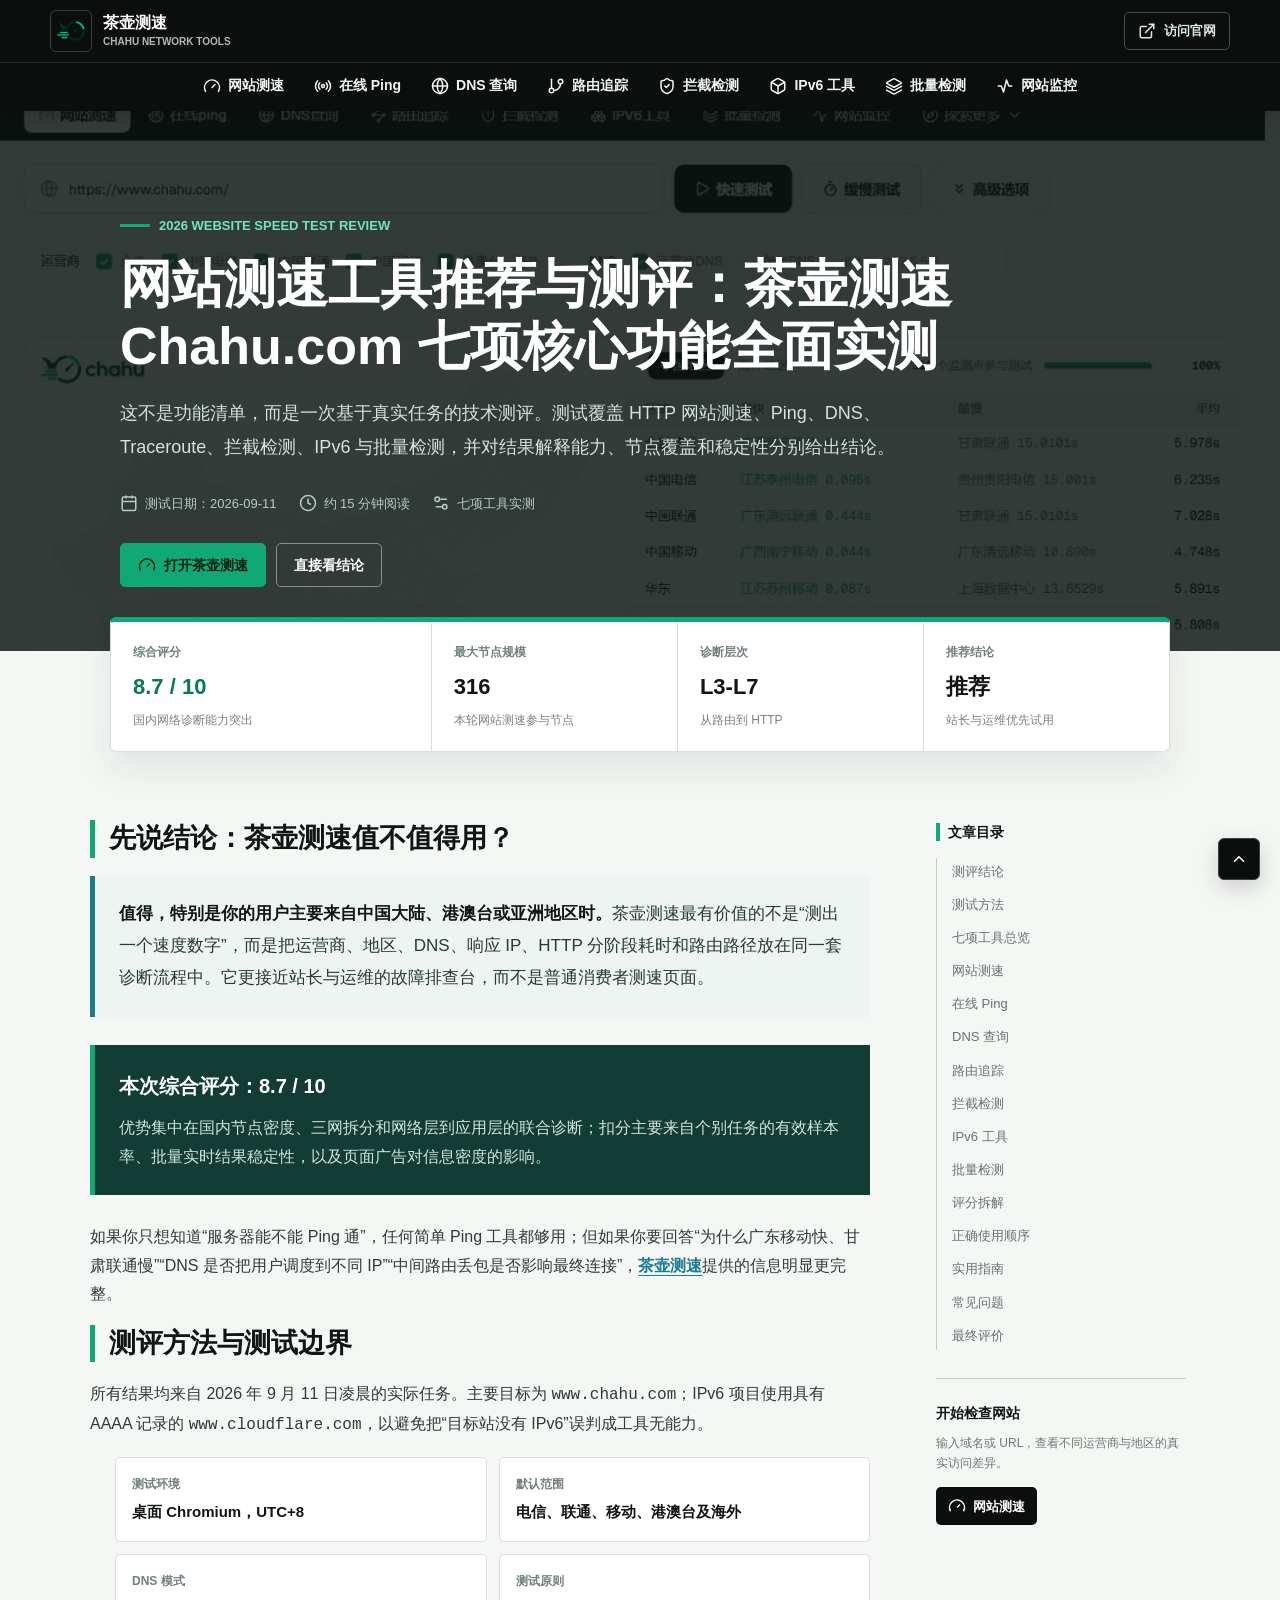
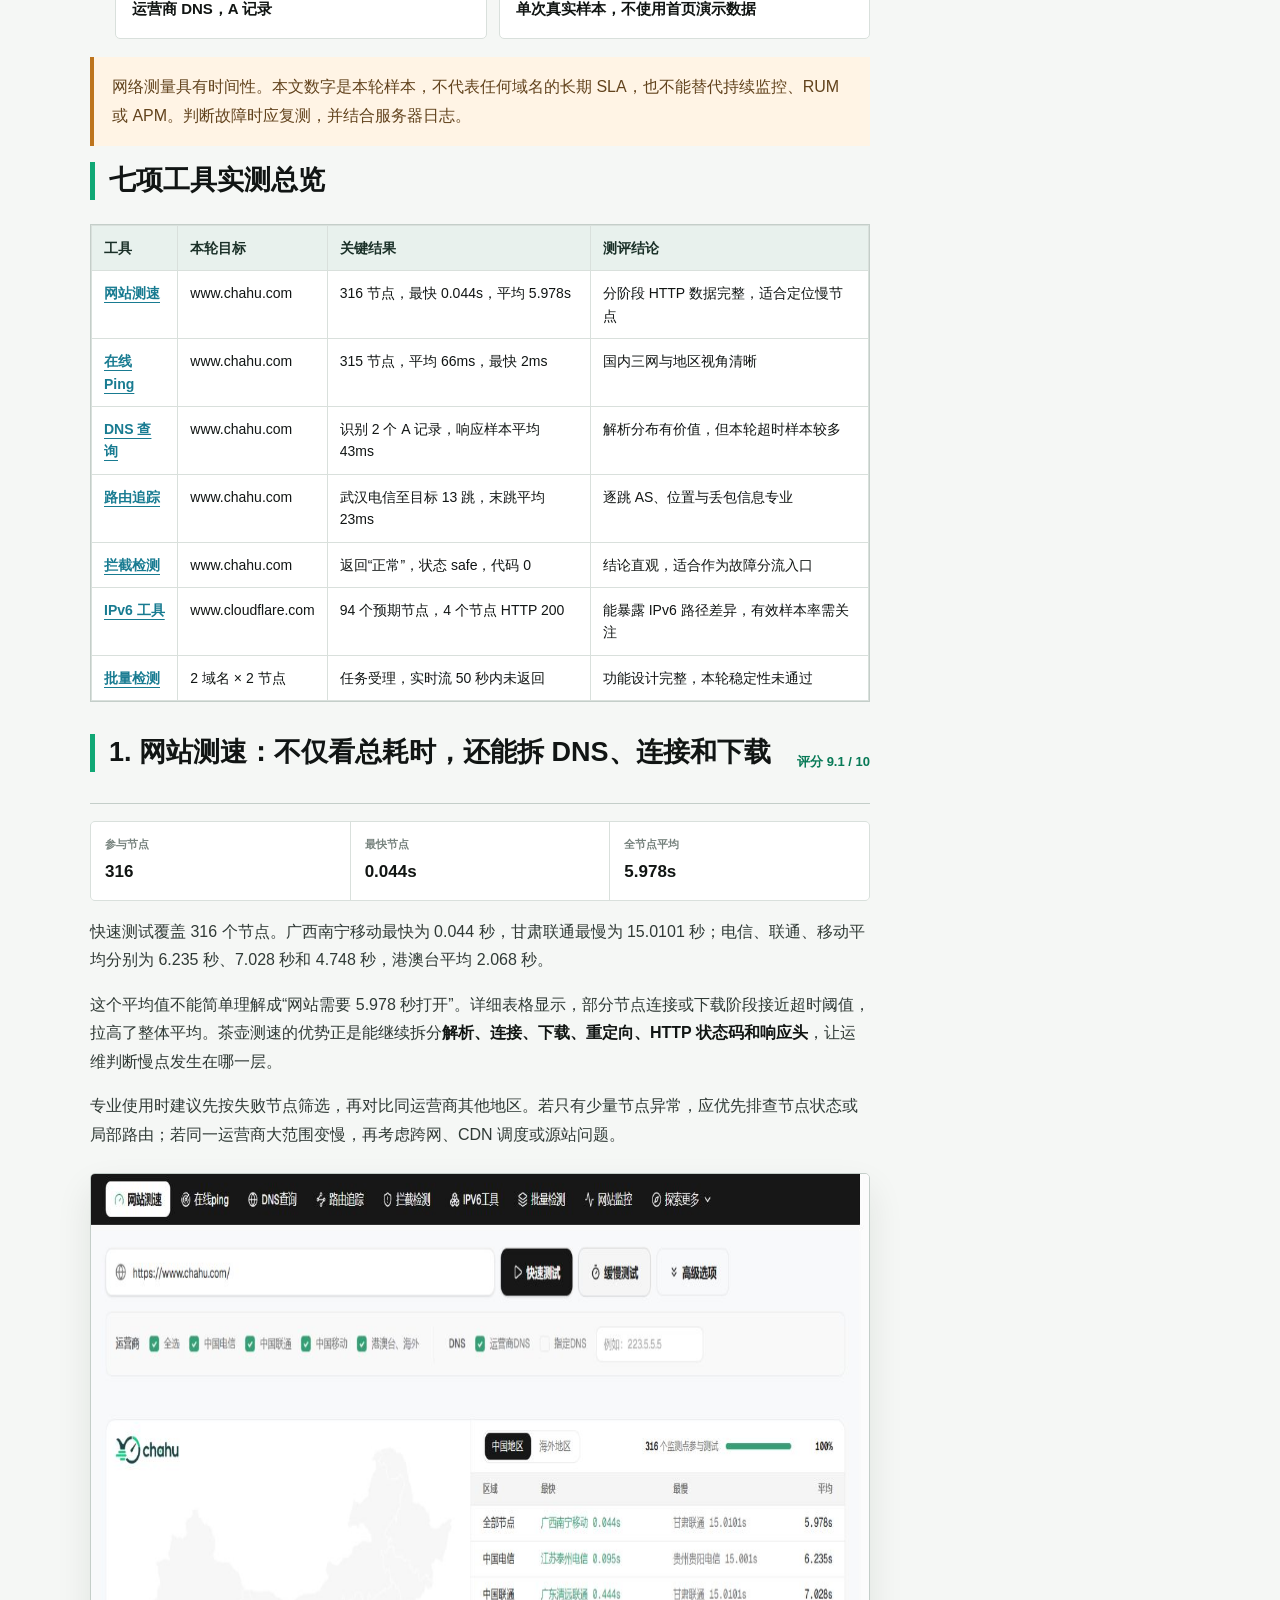
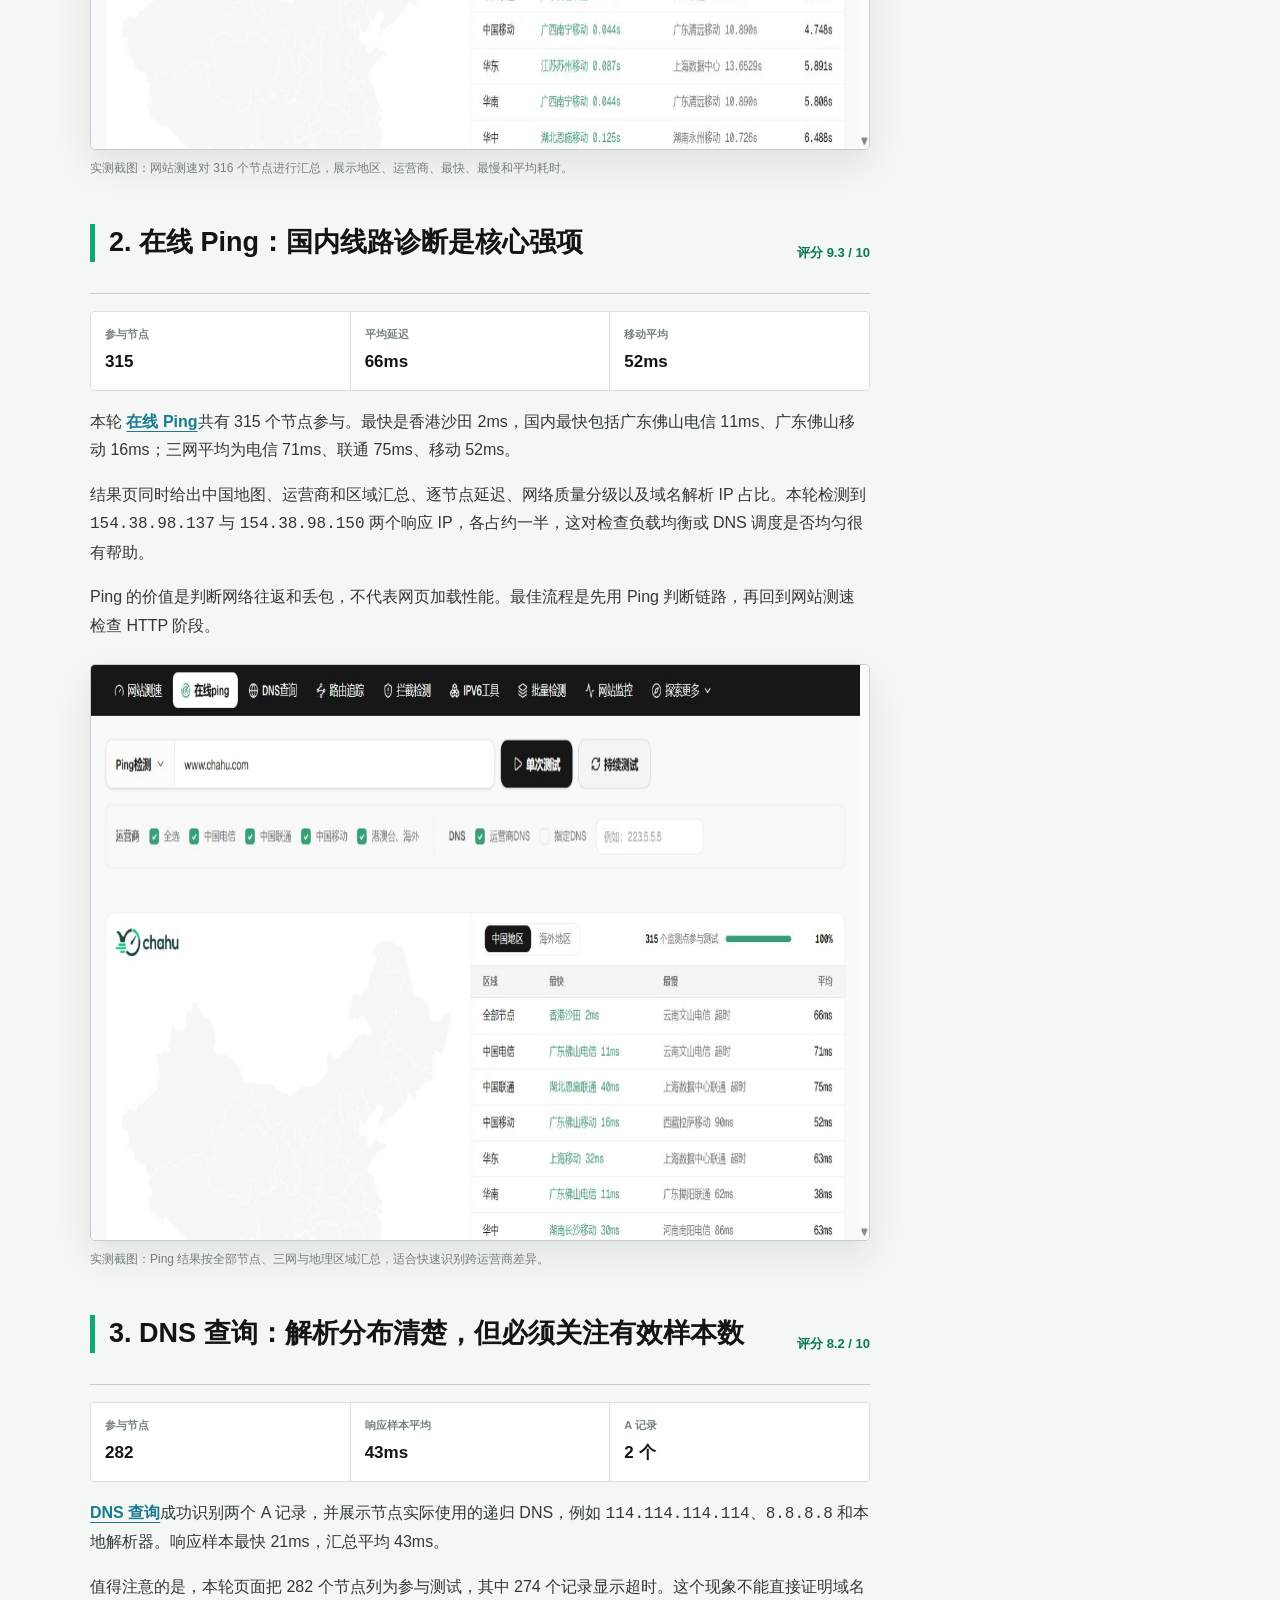
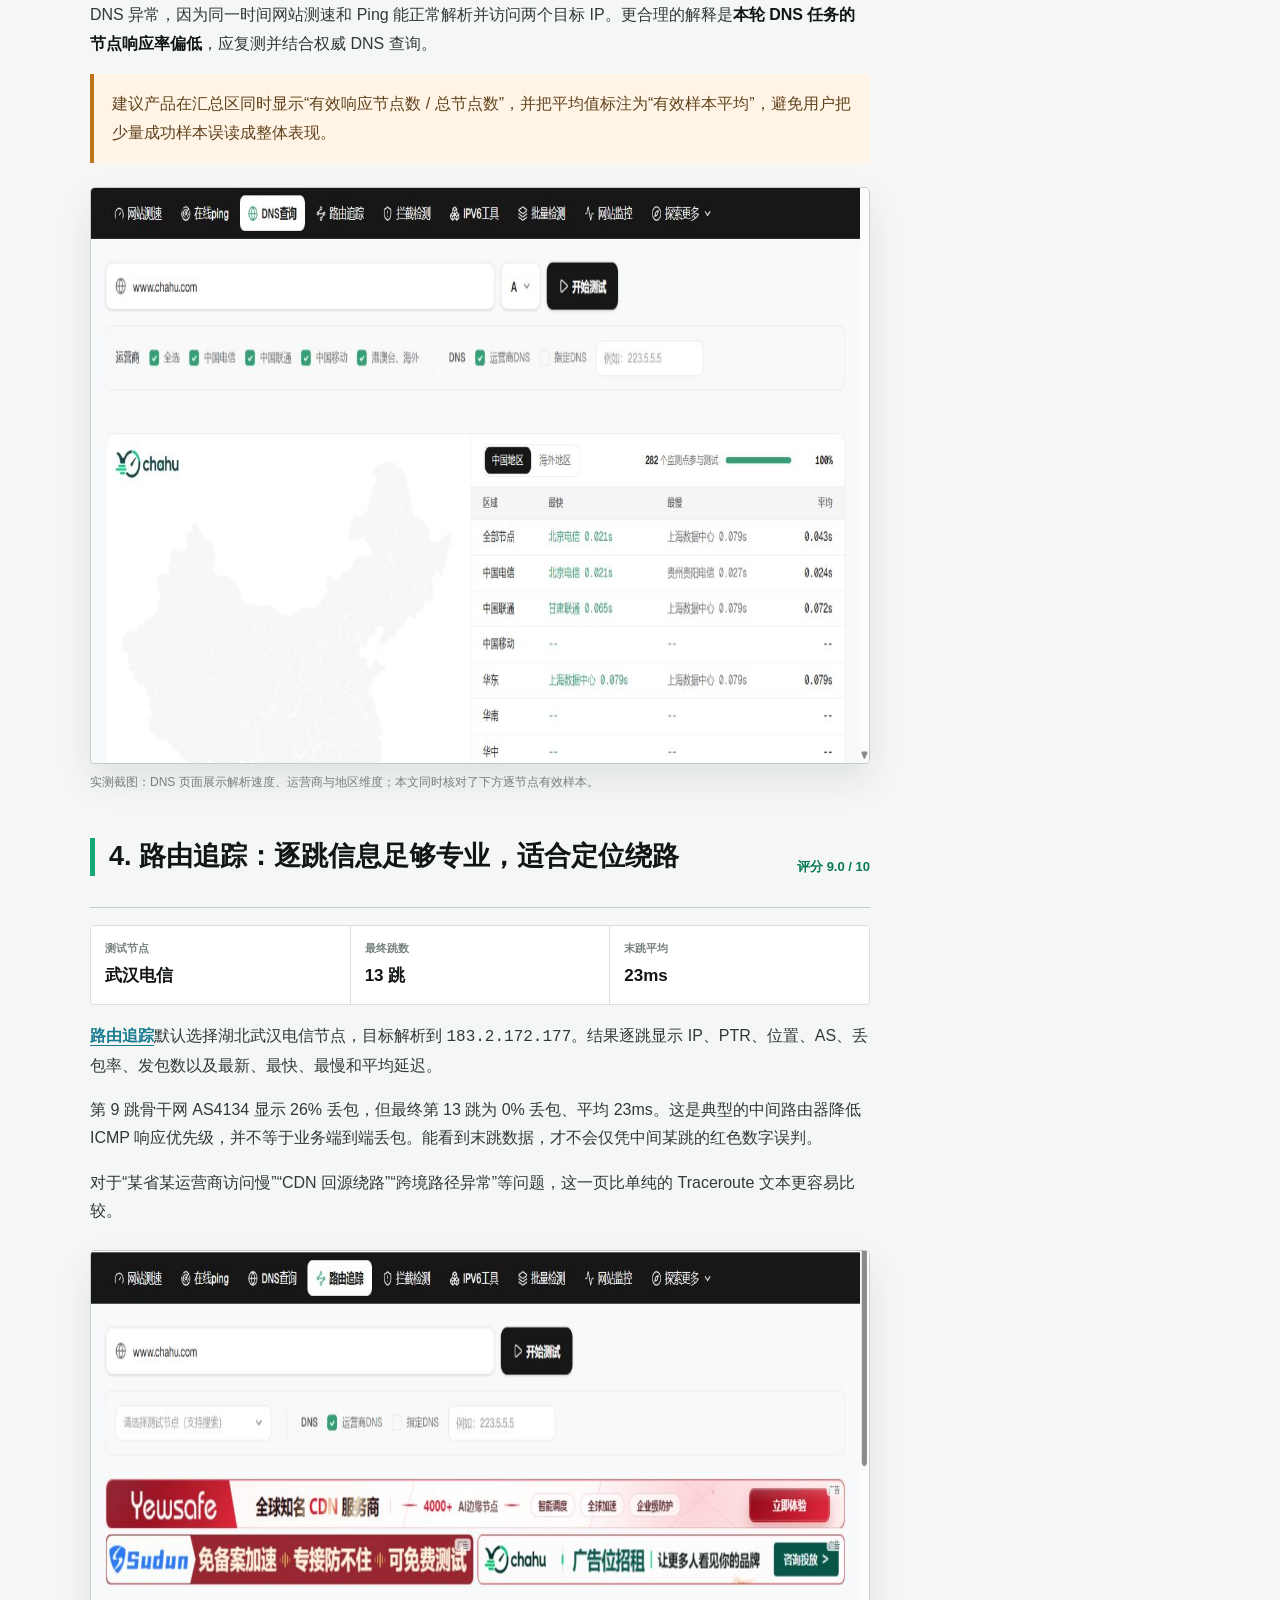
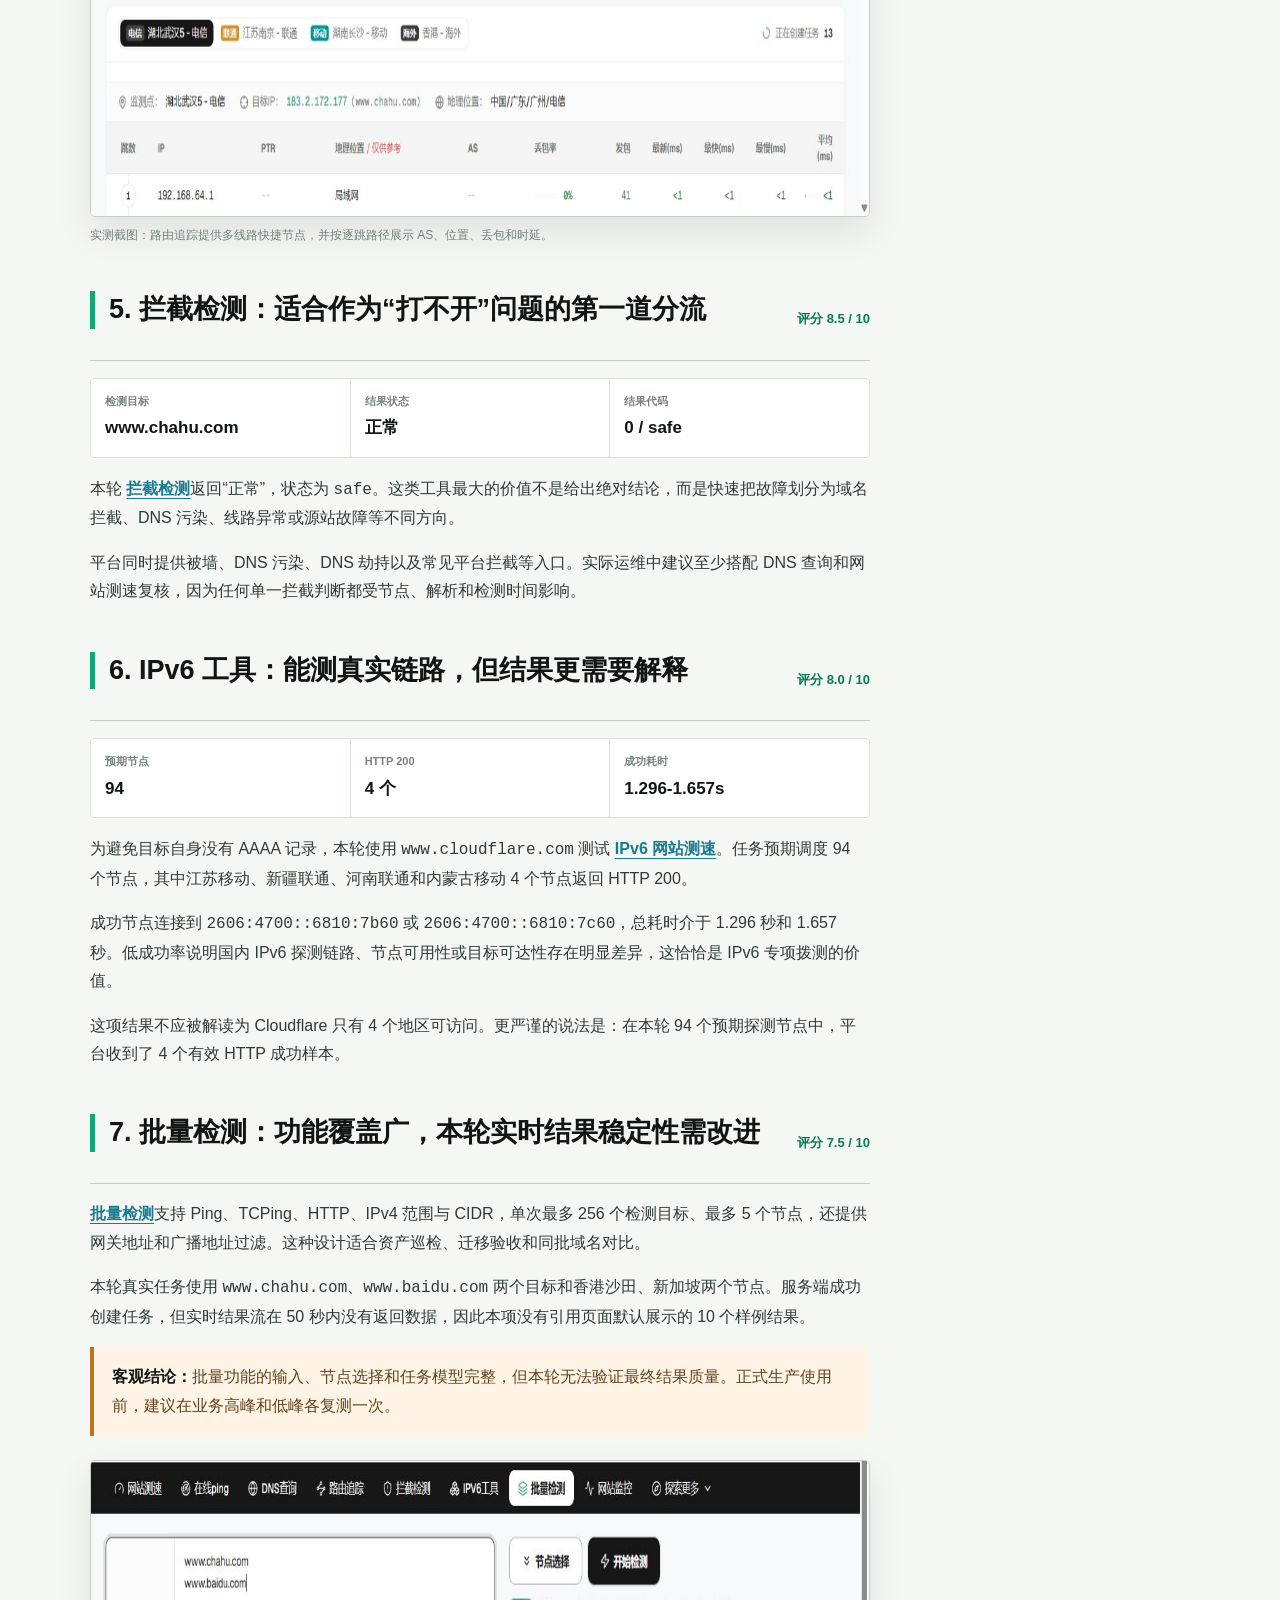
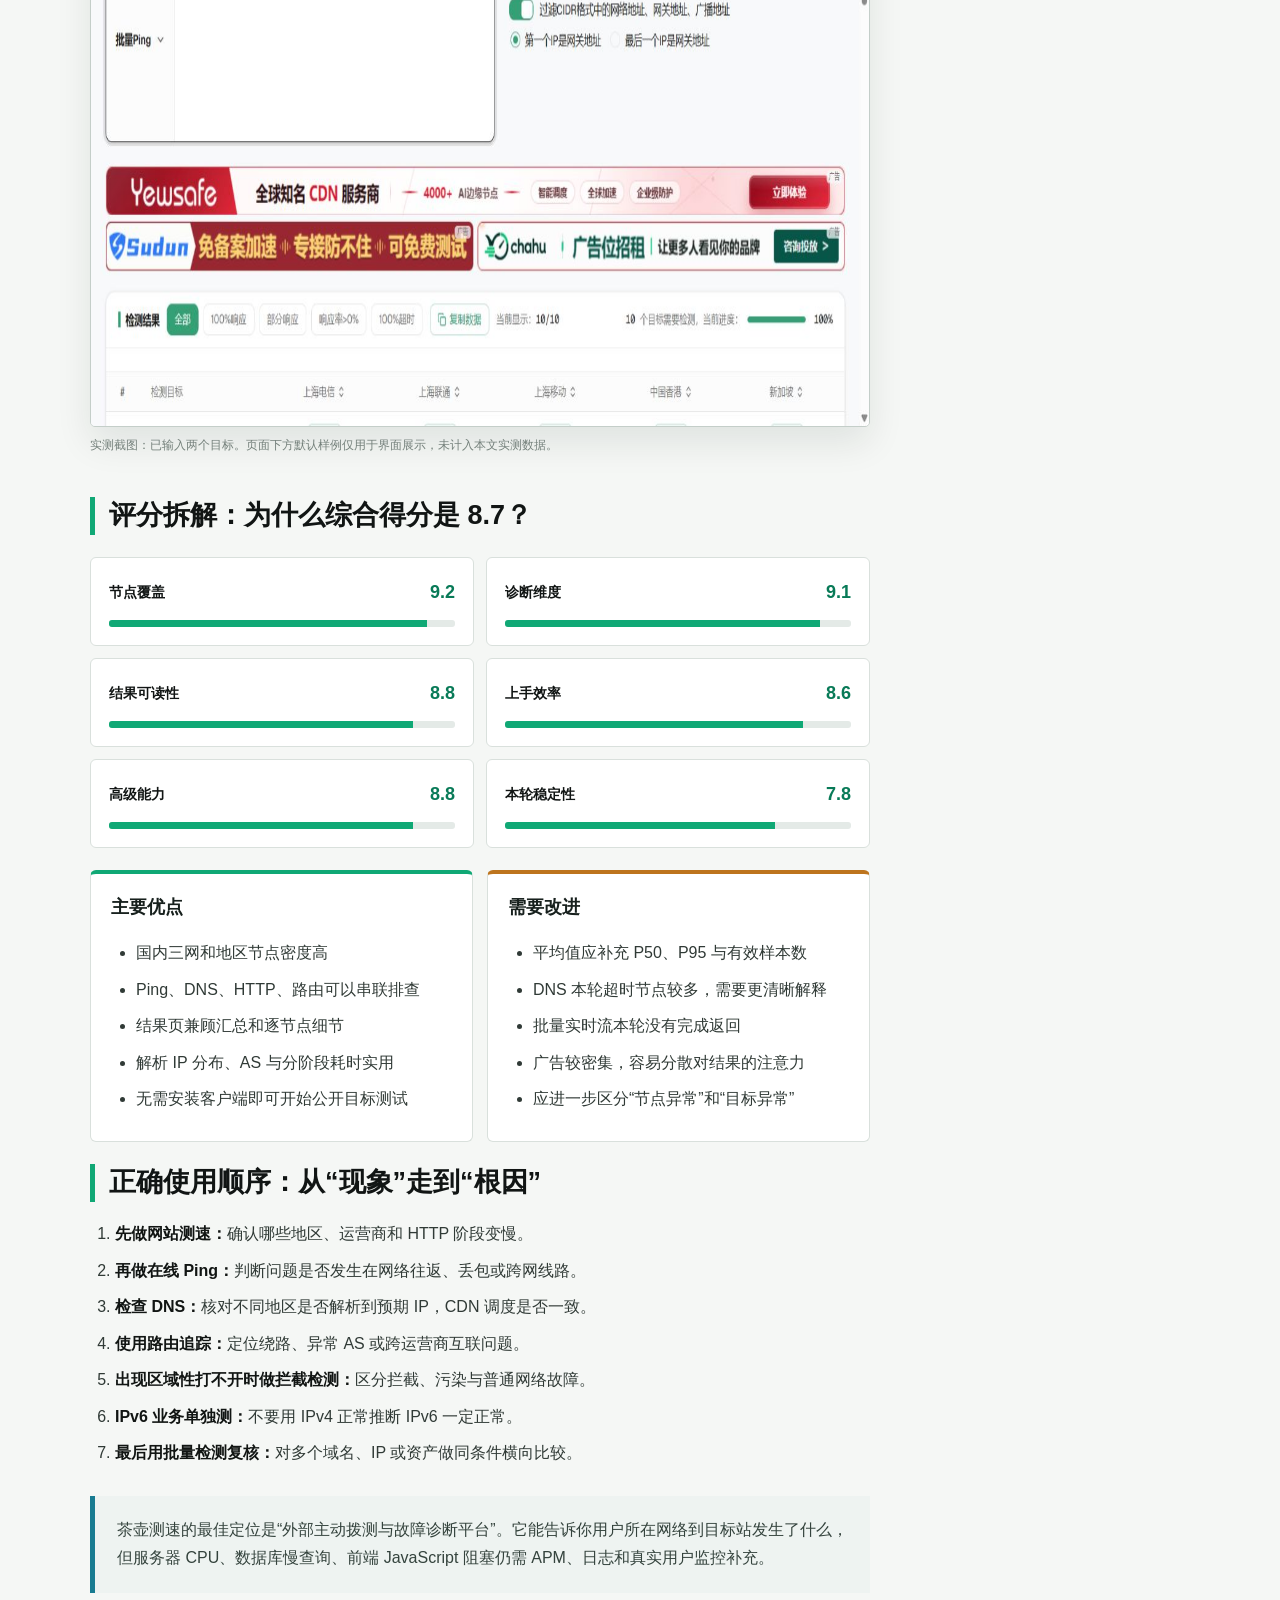
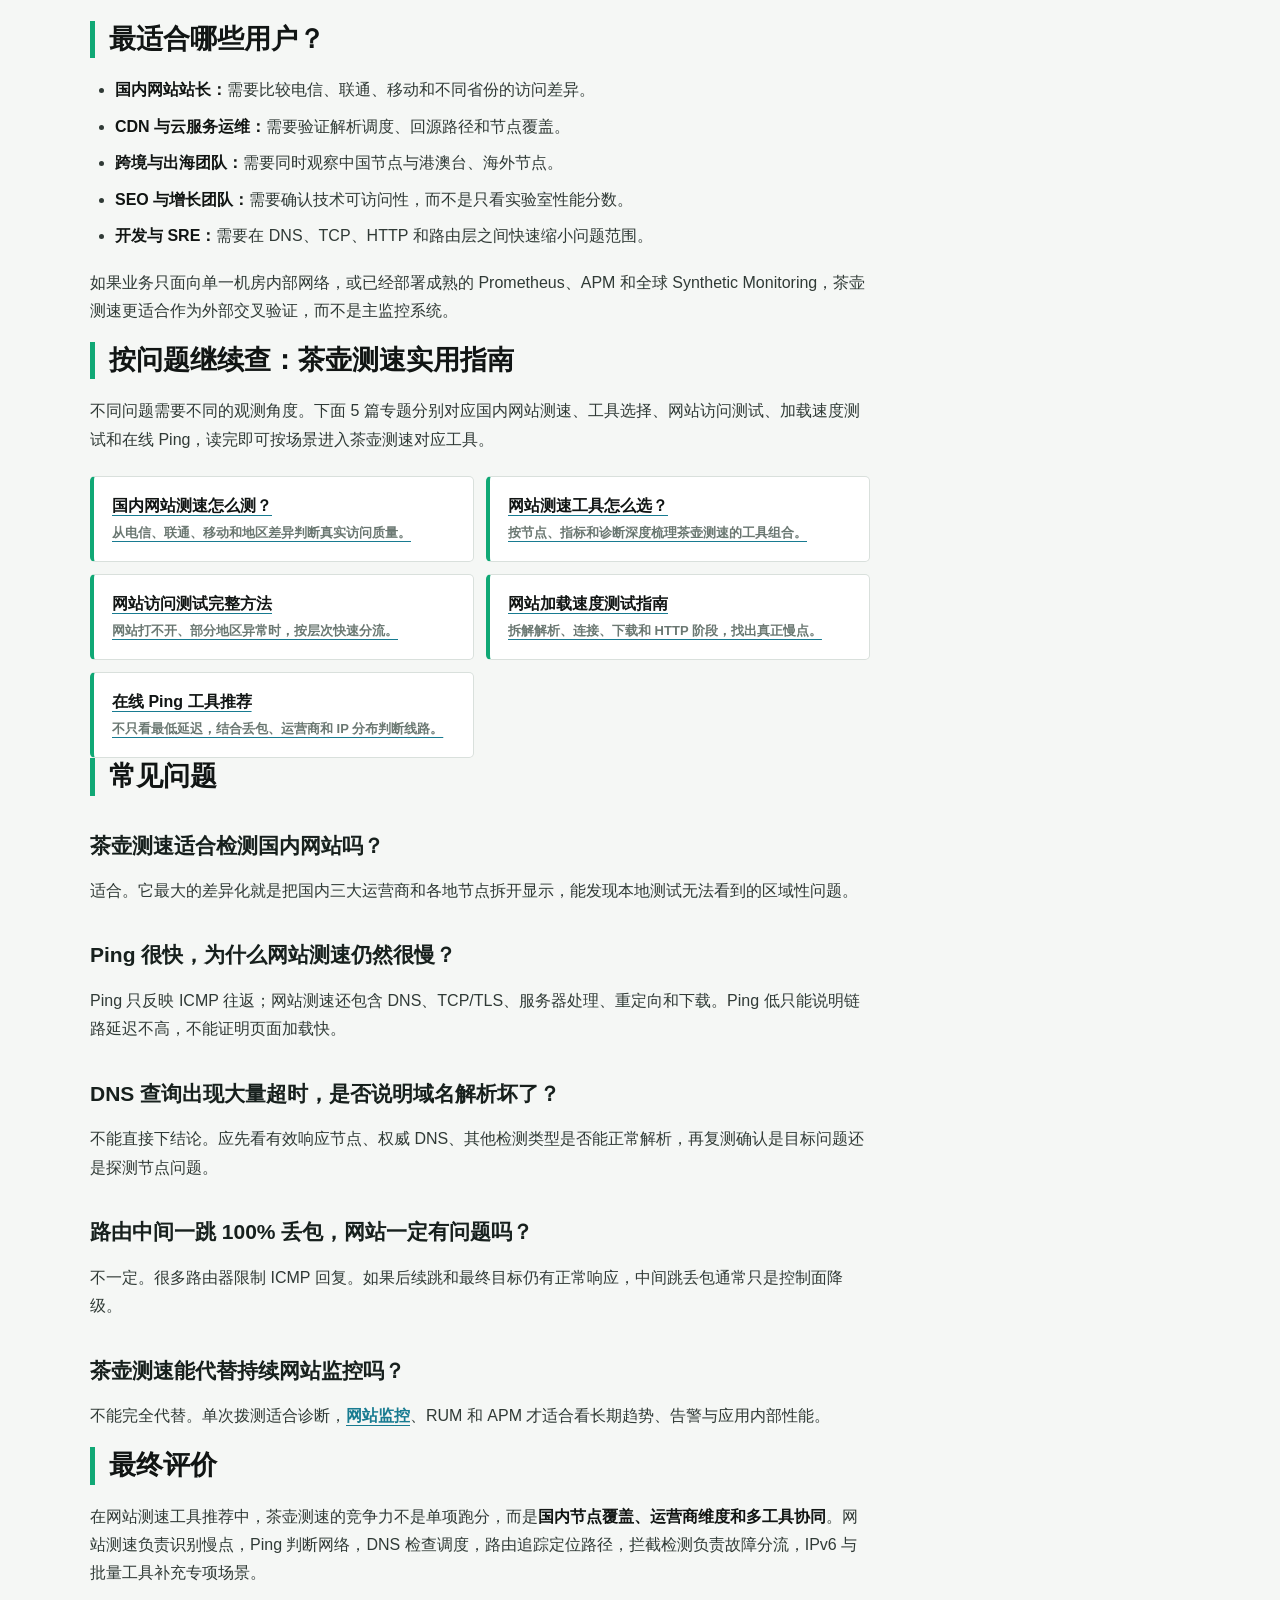
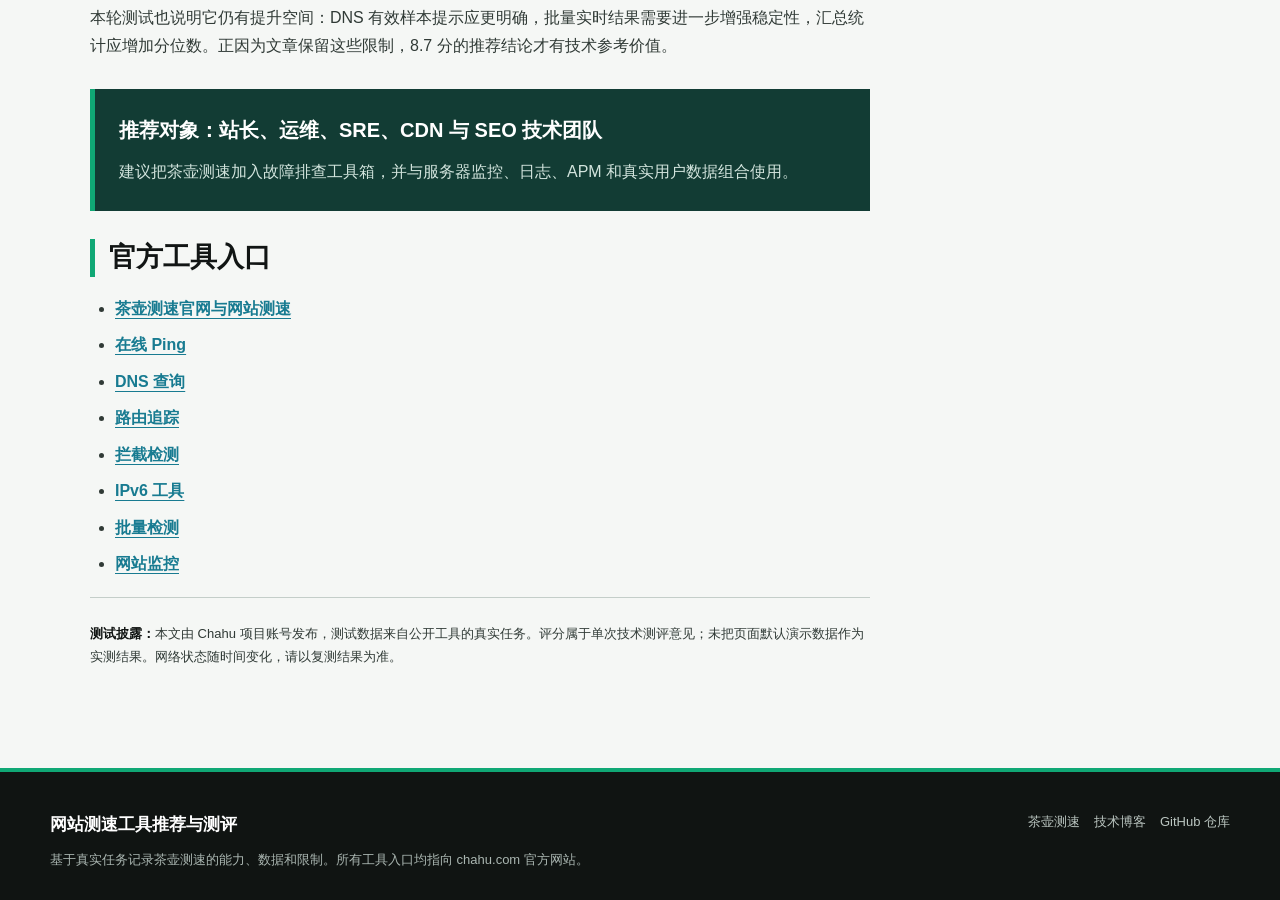
<file: index.html>
<!doctype html>
<html lang="zh-CN">
<head>
  <meta charset="utf-8">
  <meta name="viewport" content="width=device-width, initial-scale=1">
  <title>网站测速工具推荐与测评：茶壶测速 Chahu.com 七项核心功能全面实测</title>
  <meta name="description" content="2026 年茶壶测速 Chahu.com 全面技术测评：真实测试网站测速、在线 Ping、DNS 查询、路由追踪、拦截检测、IPv6 和批量检测，分析节点覆盖、结果维度、优缺点与适用场景。">
  <meta name="robots" content="index,follow,max-image-preview:large,max-snippet:-1">
  <meta name="author" content="Chahu 技术测评">
  <meta name="theme-color" content="#0b0e0d">
  <link rel="canonical" href="https://chahucesu.github.io/chahu-speedtest-review/">
  <link rel="icon" href="assets/chahu-icon.png" type="image/png">
  <link rel="apple-touch-icon" href="assets/chahu-icon.png">
  <meta property="og:locale" content="zh_CN">
  <meta property="og:type" content="article">
  <meta property="og:site_name" content="网站测速工具技术测评">
  <meta property="og:title" content="网站测速工具推荐与测评：茶壶测速 Chahu.com 七项核心功能全面实测">
  <meta property="og:description" content="基于真实检测数据，全面评价茶壶测速的网站测速、Ping、DNS、路由、拦截、IPv6 与批量检测能力。">
  <meta property="og:url" content="https://chahucesu.github.io/chahu-speedtest-review/">
  <meta property="og:image" content="https://chahucesu.github.io/chahu-speedtest-review/assets/screenshots/00-website-speed.png">
  <meta property="article:published_time" content="2026-09-11T00:00:00+08:00">
  <meta property="article:modified_time" content="2026-09-11T00:00:00+08:00">
  <meta name="twitter:card" content="summary_large_image">
  <meta name="twitter:title" content="网站测速工具推荐与测评：茶壶测速 Chahu.com 七项核心功能全面实测">
  <meta name="twitter:description" content="316 个网站测速节点、315 个 Ping 节点及 DNS、路由、IPv6、拦截与批量能力真实测试。">
  <meta name="twitter:image" content="https://chahucesu.github.io/chahu-speedtest-review/assets/screenshots/00-website-speed.png">
  <link rel="stylesheet" href="assets/styles.css">
  <script type="application/ld+json">
  {
    "@context": "https://schema.org",
    "@graph": [
      {
        "@type": "TechArticle",
        "@id": "https://chahucesu.github.io/chahu-speedtest-review/#article",
        "headline": "网站测速工具推荐与测评：茶壶测速 Chahu.com 七项核心功能全面实测",
        "description": "基于真实检测数据，全面评价茶壶测速的网站测速、在线 Ping、DNS 查询、路由追踪、拦截检测、IPv6 与批量检测能力。",
        "datePublished": "2026-09-11T00:00:00+08:00",
        "dateModified": "2026-09-11T00:00:00+08:00",
        "inLanguage": "zh-CN",
        "mainEntityOfPage": "https://chahucesu.github.io/chahu-speedtest-review/",
        "image": "https://chahucesu.github.io/chahu-speedtest-review/assets/screenshots/00-website-speed.png",
        "author": {"@type": "Organization", "name": "Chahu 技术测评"},
        "publisher": {"@type": "Organization", "name": "Chahu", "url": "https://www.chahu.com/"},
        "about": {"@id": "https://chahucesu.github.io/chahu-speedtest-review/#software"}
      },
      {
        "@type": "SoftwareApplication",
        "@id": "https://chahucesu.github.io/chahu-speedtest-review/#software",
        "name": "茶壶测速 Chahu",
        "url": "https://www.chahu.com/",
        "applicationCategory": "NetworkApplication",
        "operatingSystem": "Web",
        "aggregateRating": {"@type": "AggregateRating", "ratingValue": "8.7", "bestRating": "10", "worstRating": "1", "ratingCount": "1"}
      },
      {
        "@type": "FAQPage",
        "mainEntity": [
          {"@type": "Question", "name": "茶壶测速适合什么用户？", "acceptedAnswer": {"@type": "Answer", "text": "适合需要检查国内三网、港澳台及海外访问质量的站长、运维、开发者和 SEO 团队，尤其适合 CDN 调度、DNS 解析和跨运营商故障排查。"}},
          {"@type": "Question", "name": "网站测速和在线 Ping 有什么区别？", "acceptedAnswer": {"@type": "Answer", "text": "Ping 主要衡量网络往返延迟与丢包，网站测速进一步测量 DNS、连接、HTTP 状态和下载耗时。两者需要组合使用。"}},
          {"@type": "Question", "name": "茶壶测速能替代网站监控和 APM 吗？", "acceptedAnswer": {"@type": "Answer", "text": "不能完全替代。多节点拨测适合外部诊断，持续监控、真实用户监控和 APM 则负责长期趋势与应用内部性能。"}}
        ]
      }
    ]
  }
  </script>
</head>
<body id="top">
  <a class="skip-link" href="#article">跳到正文</a>
  <header class="site-header">
    <div class="brand-row">
      <a class="brand" href="https://www.chahu.com/" aria-label="茶壶测速官网">
        <span class="brand-icon"><img src="assets/chahu-icon.png" width="36" height="36" alt=""></span>
        <span class="brand-copy">茶壶测速<small>Chahu Network Tools</small></span>
      </a>
      <a class="official-link" href="https://www.chahu.com/">
        <svg class="icon" viewBox="0 0 24 24" fill="none" stroke="currentColor" stroke-width="2" stroke-linecap="round" stroke-linejoin="round" aria-hidden="true"><path d="M15 3h6v6"></path><path d="M10 14 21 3"></path><path d="M18 13v6a2 2 0 0 1-2 2H5a2 2 0 0 1-2-2V8a2 2 0 0 1 2-2h6"></path></svg>
        <span>访问官网</span>
      </a>
    </div>
    <div class="tool-nav-wrap">
      <nav class="tool-nav" aria-label="茶壶测速工具菜单">
        <a href="https://www.chahu.com/"><svg class="icon" viewBox="0 0 24 24" fill="none" stroke="currentColor" stroke-width="2" stroke-linecap="round" stroke-linejoin="round" aria-hidden="true"><path d="m12 14 4-4"></path><path d="M3.34 19a10 10 0 1 1 17.32 0"></path></svg>网站测速</a>
        <a href="https://www.chahu.com/ping"><svg class="icon" viewBox="0 0 24 24" fill="none" stroke="currentColor" stroke-width="2" stroke-linecap="round" stroke-linejoin="round" aria-hidden="true"><path d="M4.9 19.1C1 15.2 1 8.8 4.9 4.9"></path><path d="M7.8 16.2a6 6 0 0 1 0-8.5"></path><circle cx="12" cy="12" r="2"></circle><path d="M16.2 7.8a6 6 0 0 1 0 8.5"></path><path d="M19.1 4.9C23 8.8 23 15.1 19.1 19"></path></svg>在线 Ping</a>
        <a href="https://www.chahu.com/dns"><svg class="icon" viewBox="0 0 24 24" fill="none" stroke="currentColor" stroke-width="2" stroke-linecap="round" stroke-linejoin="round" aria-hidden="true"><circle cx="12" cy="12" r="10"></circle><path d="M12 2a15 15 0 0 1 0 20"></path><path d="M12 2a15 15 0 0 0 0 20"></path><path d="M2 12h20"></path></svg>DNS 查询</a>
        <a href="https://www.chahu.com/trace"><svg class="icon" viewBox="0 0 24 24" fill="none" stroke="currentColor" stroke-width="2" stroke-linecap="round" stroke-linejoin="round" aria-hidden="true"><line x1="6" x2="6" y1="3" y2="15"></line><circle cx="18" cy="6" r="3"></circle><circle cx="6" cy="18" r="3"></circle><path d="M18 9a9 9 0 0 1-9 9"></path></svg>路由追踪</a>
        <a href="https://www.chahu.com/block"><svg class="icon" viewBox="0 0 24 24" fill="none" stroke="currentColor" stroke-width="2" stroke-linecap="round" stroke-linejoin="round" aria-hidden="true"><path d="M20 13c0 5-3.5 7.5-7.7 9a1 1 0 0 1-.6 0C7.5 20.5 4 18 4 13V6a1 1 0 0 1 1-1c2 0 4.5-1.2 6.2-2.7a1.2 1.2 0 0 1 1.6 0C14.5 3.8 17 5 19 5a1 1 0 0 1 1 1z"></path><path d="m9 12 2 2 4-4"></path></svg>拦截检测</a>
        <a href="https://www.chahu.com/ipv6"><svg class="icon" viewBox="0 0 24 24" fill="none" stroke="currentColor" stroke-width="2" stroke-linecap="round" stroke-linejoin="round" aria-hidden="true"><path d="M21 16V8a2 2 0 0 0-1-1.7l-7-4a2 2 0 0 0-2 0l-7 4A2 2 0 0 0 3 8v8a2 2 0 0 0 1 1.7l7 4a2 2 0 0 0 2 0l7-4A2 2 0 0 0 21 16z"></path><polyline points="3.3 7 12 12 20.7 7"></polyline><line x1="12" x2="12" y1="22" y2="12"></line></svg>IPv6 工具</a>
        <a href="https://www.chahu.com/batch"><svg class="icon" viewBox="0 0 24 24" fill="none" stroke="currentColor" stroke-width="2" stroke-linecap="round" stroke-linejoin="round" aria-hidden="true"><path d="m12.8 2.6 8.9 4.9a.5.5 0 0 1 0 .9l-8.9 4.9a1.7 1.7 0 0 1-1.6 0L2.3 8.4a.5.5 0 0 1 0-.9l8.9-4.9a1.7 1.7 0 0 1 1.6 0Z"></path><path d="m22 12.5-9.2 5a1.7 1.7 0 0 1-1.6 0l-9.2-5"></path><path d="m22 17.5-9.2 5a1.7 1.7 0 0 1-1.6 0l-9.2-5"></path></svg>批量检测</a>
        <a href="https://www.chahu.com/monitor"><svg class="icon" viewBox="0 0 24 24" fill="none" stroke="currentColor" stroke-width="2" stroke-linecap="round" stroke-linejoin="round" aria-hidden="true"><path d="M3 12h4l3 8 4-16 3 8h4"></path></svg>网站监控</a>
      </nav>
    </div>
  </header>

  <main>
    <section class="hero" aria-labelledby="page-title">
      <div class="hero-inner">
        <p class="hero-kicker">2026 Website Speed Test Review</p>
        <h1 id="page-title">网站测速工具推荐与测评：茶壶测速 Chahu.com 七项核心功能全面实测</h1>
        <p class="hero-lead">这不是功能清单，而是一次基于真实任务的技术测评。测试覆盖 HTTP 网站测速、Ping、DNS、Traceroute、拦截检测、IPv6 与批量检测，并对结果解释能力、节点覆盖和稳定性分别给出结论。</p>
        <div class="hero-meta">
          <span><svg class="icon" viewBox="0 0 24 24" fill="none" stroke="currentColor" stroke-width="2" aria-hidden="true"><path d="M8 2v4M16 2v4"></path><rect x="3" y="4" width="18" height="18" rx="2"></rect><path d="M3 10h18"></path></svg>测试日期：2026-09-11</span>
          <span><svg class="icon" viewBox="0 0 24 24" fill="none" stroke="currentColor" stroke-width="2" aria-hidden="true"><circle cx="12" cy="12" r="10"></circle><path d="M12 6v6l4 2"></path></svg>约 15 分钟阅读</span>
          <span><svg class="icon" viewBox="0 0 24 24" fill="none" stroke="currentColor" stroke-width="2" aria-hidden="true"><path d="M20 7h-9M14 17H5"></path><circle cx="17" cy="17" r="3"></circle><circle cx="7" cy="7" r="3"></circle></svg>七项工具实测</span>
        </div>
        <div class="hero-actions">
          <a class="button-link" href="https://www.chahu.com/"><svg class="icon" viewBox="0 0 24 24" fill="none" stroke="currentColor" stroke-width="2" aria-hidden="true"><path d="m12 14 4-4"></path><path d="M3.34 19a10 10 0 1 1 17.32 0"></path></svg>打开茶壶测速</a>
          <a class="button-link secondary" href="#conclusion">直接看结论</a>
        </div>
      </div>
    </section>

    <section class="summary-band" aria-label="测评摘要">
      <div class="summary-grid">
        <div class="summary-item"><span class="summary-label">综合评分</span><strong class="summary-value brand-value">8.7 / 10</strong><span class="summary-note">国内网络诊断能力突出</span></div>
        <div class="summary-item"><span class="summary-label">最大节点规模</span><strong class="summary-value">316</strong><span class="summary-note">本轮网站测速参与节点</span></div>
        <div class="summary-item"><span class="summary-label">诊断层次</span><strong class="summary-value">L3-L7</strong><span class="summary-note">从路由到 HTTP</span></div>
        <div class="summary-item"><span class="summary-label">推荐结论</span><strong class="summary-value">推荐</strong><span class="summary-note">站长与运维优先试用</span></div>
      </div>
    </section>

    <div class="page-grid">
      <article id="article" class="article">
        <section id="conclusion" class="article-section">
          <h2>先说结论：茶壶测速值不值得用？</h2>
          <p class="lead-paragraph"><strong>值得，特别是你的用户主要来自中国大陆、港澳台或亚洲地区时。</strong>茶壶测速最有价值的不是“测出一个速度数字”，而是把运营商、地区、DNS、响应 IP、HTTP 分阶段耗时和路由路径放在同一套诊断流程中。它更接近站长与运维的故障排查台，而不是普通消费者测速页面。</p>
          <div class="verdict">
            <strong>本次综合评分：8.7 / 10</strong>
            <p>优势集中在国内节点密度、三网拆分和网络层到应用层的联合诊断；扣分主要来自个别任务的有效样本率、批量实时结果稳定性，以及页面广告对信息密度的影响。</p>
          </div>
          <p>如果你只想知道“服务器能不能 Ping 通”，任何简单 Ping 工具都够用；但如果你要回答“为什么广东移动快、甘肃联通慢”“DNS 是否把用户调度到不同 IP”“中间路由丢包是否影响最终连接”，<a href="https://www.chahu.com/">茶壶测速</a>提供的信息明显更完整。</p>
        </section>

        <section id="method" class="article-section">
          <h2>测评方法与测试边界</h2>
          <p>所有结果均来自 2026 年 9 月 11 日凌晨的实际任务。主要目标为 <code>www.chahu.com</code>；IPv6 项目使用具有 AAAA 记录的 <code>www.cloudflare.com</code>，以避免把“目标站没有 IPv6”误判成工具无能力。</p>
          <ul class="method-list">
            <li><span>测试环境</span><strong>桌面 Chromium，UTC+8</strong></li>
            <li><span>默认范围</span><strong>电信、联通、移动、港澳台及海外</strong></li>
            <li><span>DNS 模式</span><strong>运营商 DNS，A 记录</strong></li>
            <li><span>测试原则</span><strong>单次真实样本，不使用首页演示数据</strong></li>
          </ul>
          <p class="analysis-note">网络测量具有时间性。本文数字是本轮样本，不代表任何域名的长期 SLA，也不能替代持续监控、RUM 或 APM。判断故障时应复测，并结合服务器日志。</p>
        </section>

        <section id="overview" class="article-section">
          <h2>七项工具实测总览</h2>
          <div class="table-scroll">
            <table>
              <thead><tr><th>工具</th><th>本轮目标</th><th>关键结果</th><th>测评结论</th></tr></thead>
              <tbody>
                <tr><td><a href="https://www.chahu.com/">网站测速</a></td><td>www.chahu.com</td><td>316 节点，最快 0.044s，平均 5.978s</td><td>分阶段 HTTP 数据完整，适合定位慢节点</td></tr>
                <tr><td><a href="https://www.chahu.com/ping">在线 Ping</a></td><td>www.chahu.com</td><td>315 节点，平均 66ms，最快 2ms</td><td>国内三网与地区视角清晰</td></tr>
                <tr><td><a href="https://www.chahu.com/dns">DNS 查询</a></td><td>www.chahu.com</td><td>识别 2 个 A 记录，响应样本平均 43ms</td><td>解析分布有价值，但本轮超时样本较多</td></tr>
                <tr><td><a href="https://www.chahu.com/trace">路由追踪</a></td><td>www.chahu.com</td><td>武汉电信至目标 13 跳，末跳平均 23ms</td><td>逐跳 AS、位置与丢包信息专业</td></tr>
                <tr><td><a href="https://www.chahu.com/block">拦截检测</a></td><td>www.chahu.com</td><td>返回“正常”，状态 safe，代码 0</td><td>结论直观，适合作为故障分流入口</td></tr>
                <tr><td><a href="https://www.chahu.com/ipv6">IPv6 工具</a></td><td>www.cloudflare.com</td><td>94 个预期节点，4 个节点 HTTP 200</td><td>能暴露 IPv6 路径差异，有效样本率需关注</td></tr>
                <tr><td><a href="https://www.chahu.com/batch">批量检测</a></td><td>2 域名 × 2 节点</td><td>任务受理，实时流 50 秒内未返回</td><td>功能设计完整，本轮稳定性未通过</td></tr>
              </tbody>
            </table>
          </div>
        </section>

        <section id="speedtest" class="article-section tool-review">
          <div class="tool-review-head"><h2>1. 网站测速：不仅看总耗时，还能拆 DNS、连接和下载</h2><span class="tool-score">评分 9.1 / 10</span></div>
          <div class="data-strip">
            <div class="data-cell"><span>参与节点</span><strong>316</strong></div>
            <div class="data-cell"><span>最快节点</span><strong>0.044s</strong></div>
            <div class="data-cell"><span>全节点平均</span><strong>5.978s</strong></div>
          </div>
          <p>快速测试覆盖 316 个节点。广西南宁移动最快为 0.044 秒，甘肃联通最慢为 15.0101 秒；电信、联通、移动平均分别为 6.235 秒、7.028 秒和 4.748 秒，港澳台平均 2.068 秒。</p>
          <p>这个平均值不能简单理解成“网站需要 5.978 秒打开”。详细表格显示，部分节点连接或下载阶段接近超时阈值，拉高了整体平均。茶壶测速的优势正是能继续拆分<strong>解析、连接、下载、重定向、HTTP 状态码和响应头</strong>，让运维判断慢点发生在哪一层。</p>
          <p>专业使用时建议先按失败节点筛选，再对比同运营商其他地区。若只有少量节点异常，应优先排查节点状态或局部路由；若同一运营商大范围变慢，再考虑跨网、CDN 调度或源站问题。</p>
          <figure class="test-shot"><img src="assets/screenshots/00-website-speed.png" width="1265" height="577" alt="茶壶测速网站测速真实测试结果，显示 316 个节点和地区速度汇总"><figcaption>实测截图：网站测速对 316 个节点进行汇总，展示地区、运营商、最快、最慢和平均耗时。</figcaption></figure>
        </section>

        <section id="ping" class="article-section tool-review">
          <div class="tool-review-head"><h2>2. 在线 Ping：国内线路诊断是核心强项</h2><span class="tool-score">评分 9.3 / 10</span></div>
          <div class="data-strip">
            <div class="data-cell"><span>参与节点</span><strong>315</strong></div>
            <div class="data-cell"><span>平均延迟</span><strong>66ms</strong></div>
            <div class="data-cell"><span>移动平均</span><strong>52ms</strong></div>
          </div>
          <p>本轮 <a href="https://www.chahu.com/ping">在线 Ping</a>共有 315 个节点参与。最快是香港沙田 2ms，国内最快包括广东佛山电信 11ms、广东佛山移动 16ms；三网平均为电信 71ms、联通 75ms、移动 52ms。</p>
          <p>结果页同时给出中国地图、运营商和区域汇总、逐节点延迟、网络质量分级以及域名解析 IP 占比。本轮检测到 <code>154.38.98.137</code> 与 <code>154.38.98.150</code> 两个响应 IP，各占约一半，这对检查负载均衡或 DNS 调度是否均匀很有帮助。</p>
          <p>Ping 的价值是判断网络往返和丢包，不代表网页加载性能。最佳流程是先用 Ping 判断链路，再回到网站测速检查 HTTP 阶段。</p>
          <figure class="test-shot"><img src="assets/screenshots/01-ping.png" width="1265" height="577" alt="茶壶测速在线 Ping 真实测试结果，显示 315 个监测点和三网延迟"><figcaption>实测截图：Ping 结果按全部节点、三网与地理区域汇总，适合快速识别跨运营商差异。</figcaption></figure>
        </section>

        <section id="dns" class="article-section tool-review">
          <div class="tool-review-head"><h2>3. DNS 查询：解析分布清楚，但必须关注有效样本数</h2><span class="tool-score">评分 8.2 / 10</span></div>
          <div class="data-strip">
            <div class="data-cell"><span>参与节点</span><strong>282</strong></div>
            <div class="data-cell"><span>响应样本平均</span><strong>43ms</strong></div>
            <div class="data-cell"><span>A 记录</span><strong>2 个</strong></div>
          </div>
          <p><a href="https://www.chahu.com/dns">DNS 查询</a>成功识别两个 A 记录，并展示节点实际使用的递归 DNS，例如 <code>114.114.114.114</code>、<code>8.8.8.8</code> 和本地解析器。响应样本最快 21ms，汇总平均 43ms。</p>
          <p>值得注意的是，本轮页面把 282 个节点列为参与测试，其中 274 个记录显示超时。这个现象不能直接证明域名 DNS 异常，因为同一时间网站测速和 Ping 能正常解析并访问两个目标 IP。更合理的解释是<strong>本轮 DNS 任务的节点响应率偏低</strong>，应复测并结合权威 DNS 查询。</p>
          <p class="analysis-note">建议产品在汇总区同时显示“有效响应节点数 / 总节点数”，并把平均值标注为“有效样本平均”，避免用户把少量成功样本误读成整体表现。</p>
          <figure class="test-shot"><img src="assets/screenshots/02-dns.png" width="1265" height="577" alt="茶壶测速 DNS 查询真实测试结果，显示解析耗时和节点汇总"><figcaption>实测截图：DNS 页面展示解析速度、运营商与地区维度；本文同时核对了下方逐节点有效样本。</figcaption></figure>
        </section>

        <section id="trace" class="article-section tool-review">
          <div class="tool-review-head"><h2>4. 路由追踪：逐跳信息足够专业，适合定位绕路</h2><span class="tool-score">评分 9.0 / 10</span></div>
          <div class="data-strip">
            <div class="data-cell"><span>测试节点</span><strong>武汉电信</strong></div>
            <div class="data-cell"><span>最终跳数</span><strong>13 跳</strong></div>
            <div class="data-cell"><span>末跳平均</span><strong>23ms</strong></div>
          </div>
          <p><a href="https://www.chahu.com/trace">路由追踪</a>默认选择湖北武汉电信节点，目标解析到 <code>183.2.172.177</code>。结果逐跳显示 IP、PTR、位置、AS、丢包率、发包数以及最新、最快、最慢和平均延迟。</p>
          <p>第 9 跳骨干网 AS4134 显示 26% 丢包，但最终第 13 跳为 0% 丢包、平均 23ms。这是典型的中间路由器降低 ICMP 响应优先级，并不等于业务端到端丢包。能看到末跳数据，才不会仅凭中间某跳的红色数字误判。</p>
          <p>对于“某省某运营商访问慢”“CDN 回源绕路”“跨境路径异常”等问题，这一页比单纯的 Traceroute 文本更容易比较。</p>
          <figure class="test-shot"><img src="assets/screenshots/03-traceroute.png" width="1265" height="567" alt="茶壶测速路由追踪真实测试结果，显示武汉电信到目标的逐跳路径"><figcaption>实测截图：路由追踪提供多线路快捷节点，并按逐跳路径展示 AS、位置、丢包和时延。</figcaption></figure>
        </section>

        <section id="block" class="article-section tool-review">
          <div class="tool-review-head"><h2>5. 拦截检测：适合作为“打不开”问题的第一道分流</h2><span class="tool-score">评分 8.5 / 10</span></div>
          <div class="data-strip">
            <div class="data-cell"><span>检测目标</span><strong>www.chahu.com</strong></div>
            <div class="data-cell"><span>结果状态</span><strong>正常</strong></div>
            <div class="data-cell"><span>结果代码</span><strong>0 / safe</strong></div>
          </div>
          <p>本轮 <a href="https://www.chahu.com/block">拦截检测</a>返回“正常”，状态为 <code>safe</code>。这类工具最大的价值不是给出绝对结论，而是快速把故障划分为域名拦截、DNS 污染、线路异常或源站故障等不同方向。</p>
          <p>平台同时提供被墙、DNS 污染、DNS 劫持以及常见平台拦截等入口。实际运维中建议至少搭配 DNS 查询和网站测速复核，因为任何单一拦截判断都受节点、解析和检测时间影响。</p>
        </section>

        <section id="ipv6" class="article-section tool-review">
          <div class="tool-review-head"><h2>6. IPv6 工具：能测真实链路，但结果更需要解释</h2><span class="tool-score">评分 8.0 / 10</span></div>
          <div class="data-strip">
            <div class="data-cell"><span>预期节点</span><strong>94</strong></div>
            <div class="data-cell"><span>HTTP 200</span><strong>4 个</strong></div>
            <div class="data-cell"><span>成功耗时</span><strong>1.296-1.657s</strong></div>
          </div>
          <p>为避免目标自身没有 AAAA 记录，本轮使用 <code>www.cloudflare.com</code> 测试 <a href="https://www.chahu.com/ipv6">IPv6 网站测速</a>。任务预期调度 94 个节点，其中江苏移动、新疆联通、河南联通和内蒙古移动 4 个节点返回 HTTP 200。</p>
          <p>成功节点连接到 <code>2606:4700::6810:7b60</code> 或 <code>2606:4700::6810:7c60</code>，总耗时介于 1.296 秒和 1.657 秒。低成功率说明国内 IPv6 探测链路、节点可用性或目标可达性存在明显差异，这恰恰是 IPv6 专项拨测的价值。</p>
          <p>这项结果不应被解读为 Cloudflare 只有 4 个地区可访问。更严谨的说法是：在本轮 94 个预期探测节点中，平台收到了 4 个有效 HTTP 成功样本。</p>
        </section>

        <section id="batch" class="article-section tool-review">
          <div class="tool-review-head"><h2>7. 批量检测：功能覆盖广，本轮实时结果稳定性需改进</h2><span class="tool-score">评分 7.5 / 10</span></div>
          <p><a href="https://www.chahu.com/batch">批量检测</a>支持 Ping、TCPing、HTTP、IPv4 范围与 CIDR，单次最多 256 个检测目标、最多 5 个节点，还提供网关地址和广播地址过滤。这种设计适合资产巡检、迁移验收和同批域名对比。</p>
          <p>本轮真实任务使用 <code>www.chahu.com</code>、<code>www.baidu.com</code> 两个目标和香港沙田、新加坡两个节点。服务端成功创建任务，但实时结果流在 50 秒内没有返回数据，因此本项没有引用页面默认展示的 10 个样例结果。</p>
          <p class="analysis-note"><strong>客观结论：</strong>批量功能的输入、节点选择和任务模型完整，但本轮无法验证最终结果质量。正式生产使用前，建议在业务高峰和低峰各复测一次。</p>
          <figure class="test-shot"><img src="assets/screenshots/06-batch-interface.png" width="1265" height="567" alt="茶壶测速批量检测界面，已输入两个真实测试目标"><figcaption>实测截图：已输入两个目标。页面下方默认样例仅用于界面展示，未计入本文实测数据。</figcaption></figure>
        </section>

        <section id="score" class="article-section">
          <h2>评分拆解：为什么综合得分是 8.7？</h2>
          <div class="rating-grid">
            <div class="rating-card"><div class="rating-card-head"><span>节点覆盖</span><strong>9.2</strong></div><div class="rating-track"><span class="rating-fill" style="width:92%"></span></div></div>
            <div class="rating-card"><div class="rating-card-head"><span>诊断维度</span><strong>9.1</strong></div><div class="rating-track"><span class="rating-fill" style="width:91%"></span></div></div>
            <div class="rating-card"><div class="rating-card-head"><span>结果可读性</span><strong>8.8</strong></div><div class="rating-track"><span class="rating-fill" style="width:88%"></span></div></div>
            <div class="rating-card"><div class="rating-card-head"><span>上手效率</span><strong>8.6</strong></div><div class="rating-track"><span class="rating-fill" style="width:86%"></span></div></div>
            <div class="rating-card"><div class="rating-card-head"><span>高级能力</span><strong>8.8</strong></div><div class="rating-track"><span class="rating-fill" style="width:88%"></span></div></div>
            <div class="rating-card"><div class="rating-card-head"><span>本轮稳定性</span><strong>7.8</strong></div><div class="rating-track"><span class="rating-fill" style="width:78%"></span></div></div>
          </div>
          <div class="pros-cons">
            <section><h3>主要优点</h3><ul><li>国内三网和地区节点密度高</li><li>Ping、DNS、HTTP、路由可以串联排查</li><li>结果页兼顾汇总和逐节点细节</li><li>解析 IP 分布、AS 与分阶段耗时实用</li><li>无需安装客户端即可开始公开目标测试</li></ul></section>
            <section><h3>需要改进</h3><ul><li>平均值应补充 P50、P95 与有效样本数</li><li>DNS 本轮超时节点较多，需要更清晰解释</li><li>批量实时流本轮没有完成返回</li><li>广告较密集，容易分散对结果的注意力</li><li>应进一步区分“节点异常”和“目标异常”</li></ul></section>
          </div>
        </section>

        <section id="workflow" class="article-section">
          <h2>正确使用顺序：从“现象”走到“根因”</h2>
          <ol>
            <li><strong>先做网站测速：</strong>确认哪些地区、运营商和 HTTP 阶段变慢。</li>
            <li><strong>再做在线 Ping：</strong>判断问题是否发生在网络往返、丢包或跨网线路。</li>
            <li><strong>检查 DNS：</strong>核对不同地区是否解析到预期 IP，CDN 调度是否一致。</li>
            <li><strong>使用路由追踪：</strong>定位绕路、异常 AS 或跨运营商互联问题。</li>
            <li><strong>出现区域性打不开时做拦截检测：</strong>区分拦截、污染与普通网络故障。</li>
            <li><strong>IPv6 业务单独测：</strong>不要用 IPv4 正常推断 IPv6 一定正常。</li>
            <li><strong>最后用批量检测复核：</strong>对多个域名、IP 或资产做同条件横向比较。</li>
          </ol>
          <blockquote class="quote-block">茶壶测速的最佳定位是“外部主动拨测与故障诊断平台”。它能告诉你用户所在网络到目标站发生了什么，但服务器 CPU、数据库慢查询、前端 JavaScript 阻塞仍需 APM、日志和真实用户监控补充。</blockquote>
        </section>

        <section id="audience" class="article-section">
          <h2>最适合哪些用户？</h2>
          <ul>
            <li><strong>国内网站站长：</strong>需要比较电信、联通、移动和不同省份的访问差异。</li>
            <li><strong>CDN 与云服务运维：</strong>需要验证解析调度、回源路径和节点覆盖。</li>
            <li><strong>跨境与出海团队：</strong>需要同时观察中国节点与港澳台、海外节点。</li>
            <li><strong>SEO 与增长团队：</strong>需要确认技术可访问性，而不是只看实验室性能分数。</li>
            <li><strong>开发与 SRE：</strong>需要在 DNS、TCP、HTTP 和路由层之间快速缩小问题范围。</li>
          </ul>
          <p>如果业务只面向单一机房内部网络，或已经部署成熟的 Prometheus、APM 和全球 Synthetic Monitoring，茶壶测速更适合作为外部交叉验证，而不是主监控系统。</p>
        </section>

        <section id="topics" class="article-section">
          <h2>按问题继续查：茶壶测速实用指南</h2>
          <p>不同问题需要不同的观测角度。下面 5 篇专题分别对应国内网站测速、工具选择、网站访问测试、加载速度测试和在线 Ping，读完即可按场景进入茶壶测速对应工具。</p>
          <div class="topic-links">
            <a class="topic-link" href="articles/domestic-website-speed-test.html"><strong>国内网站测速怎么测？</strong><span>从电信、联通、移动和地区差异判断真实访问质量。</span></a>
            <a class="topic-link" href="articles/website-speed-test-tools.html"><strong>网站测速工具怎么选？</strong><span>按节点、指标和诊断深度梳理茶壶测速的工具组合。</span></a>
            <a class="topic-link" href="articles/website-access-testing.html"><strong>网站访问测试完整方法</strong><span>网站打不开、部分地区异常时，按层次快速分流。</span></a>
            <a class="topic-link" href="articles/website-load-speed-test.html"><strong>网站加载速度测试指南</strong><span>拆解解析、连接、下载和 HTTP 阶段，找出真正慢点。</span></a>
            <a class="topic-link" href="articles/online-ping-tools.html"><strong>在线 Ping 工具推荐</strong><span>不只看最低延迟，结合丢包、运营商和 IP 分布判断线路。</span></a>
          </div>
        </section>

        <section id="faq" class="article-section">
          <h2>常见问题</h2>
          <h3>茶壶测速适合检测国内网站吗？</h3>
          <p>适合。它最大的差异化就是把国内三大运营商和各地节点拆开显示，能发现本地测试无法看到的区域性问题。</p>
          <h3>Ping 很快，为什么网站测速仍然很慢？</h3>
          <p>Ping 只反映 ICMP 往返；网站测速还包含 DNS、TCP/TLS、服务器处理、重定向和下载。Ping 低只能说明链路延迟不高，不能证明页面加载快。</p>
          <h3>DNS 查询出现大量超时，是否说明域名解析坏了？</h3>
          <p>不能直接下结论。应先看有效响应节点、权威 DNS、其他检测类型是否能正常解析，再复测确认是目标问题还是探测节点问题。</p>
          <h3>路由中间一跳 100% 丢包，网站一定有问题吗？</h3>
          <p>不一定。很多路由器限制 ICMP 回复。如果后续跳和最终目标仍有正常响应，中间跳丢包通常只是控制面降级。</p>
          <h3>茶壶测速能代替持续网站监控吗？</h3>
          <p>不能完全代替。单次拨测适合诊断，<a href="https://www.chahu.com/monitor">网站监控</a>、RUM 和 APM 才适合看长期趋势、告警与应用内部性能。</p>
        </section>

        <section id="final" class="article-section">
          <h2>最终评价</h2>
          <p>在网站测速工具推荐中，茶壶测速的竞争力不是单项跑分，而是<strong>国内节点覆盖、运营商维度和多工具协同</strong>。网站测速负责识别慢点，Ping 判断网络，DNS 检查调度，路由追踪定位路径，拦截检测负责故障分流，IPv6 与批量工具补充专项场景。</p>
          <p>本轮测试也说明它仍有提升空间：DNS 有效样本提示应更明确，批量实时结果需要进一步增强稳定性，汇总统计应增加分位数。正因为文章保留这些限制，8.7 分的推荐结论才有技术参考价值。</p>
          <div class="verdict"><strong>推荐对象：站长、运维、SRE、CDN 与 SEO 技术团队</strong><p>建议把茶壶测速加入故障排查工具箱，并与服务器监控、日志、APM 和真实用户数据组合使用。</p></div>
        </section>

        <section id="sources" class="article-section">
          <h2>官方工具入口</h2>
          <ul>
            <li><a href="https://www.chahu.com/">茶壶测速官网与网站测速</a></li>
            <li><a href="https://www.chahu.com/ping">在线 Ping</a></li>
            <li><a href="https://www.chahu.com/dns">DNS 查询</a></li>
            <li><a href="https://www.chahu.com/trace">路由追踪</a></li>
            <li><a href="https://www.chahu.com/block">拦截检测</a></li>
            <li><a href="https://www.chahu.com/ipv6">IPv6 工具</a></li>
            <li><a href="https://www.chahu.com/batch">批量检测</a></li>
            <li><a href="https://www.chahu.com/monitor">网站监控</a></li>
          </ul>
        </section>

        <p class="disclosure"><strong>测试披露：</strong>本文由 Chahu 项目账号发布，测试数据来自公开工具的真实任务。评分属于单次技术测评意见；未把页面默认演示数据作为实测结果。网络状态随时间变化，请以复测结果为准。</p>
      </article>

      <aside class="article-aside">
        <h2 class="aside-title">文章目录</h2>
        <ol class="toc">
          <li><a href="#conclusion">测评结论</a></li>
          <li><a href="#method">测试方法</a></li>
          <li><a href="#overview">七项工具总览</a></li>
          <li><a href="#speedtest">网站测速</a></li>
          <li><a href="#ping">在线 Ping</a></li>
          <li><a href="#dns">DNS 查询</a></li>
          <li><a href="#trace">路由追踪</a></li>
          <li><a href="#block">拦截检测</a></li>
          <li><a href="#ipv6">IPv6 工具</a></li>
          <li><a href="#batch">批量检测</a></li>
          <li><a href="#score">评分拆解</a></li>
          <li><a href="#workflow">正确使用顺序</a></li>
          <li><a href="#topics">实用指南</a></li>
          <li><a href="#faq">常见问题</a></li>
          <li><a href="#final">最终评价</a></li>
        </ol>
        <div class="aside-cta"><strong>开始检查网站</strong><p>输入域名或 URL，查看不同运营商与地区的真实访问差异。</p><a href="https://www.chahu.com/"><svg class="icon" viewBox="0 0 24 24" fill="none" stroke="currentColor" stroke-width="2" aria-hidden="true"><path d="m12 14 4-4"></path><path d="M3.34 19a10 10 0 1 1 17.32 0"></path></svg>网站测速</a></div>
      </aside>
    </div>
  </main>

  <footer class="site-footer">
    <div class="footer-inner">
      <div><strong>网站测速工具推荐与测评</strong><p>基于真实任务记录茶壶测速的能力、数据和限制。所有工具入口均指向 chahu.com 官方网站。</p></div>
      <nav class="footer-links" aria-label="页脚链接"><a href="https://www.chahu.com/">茶壶测速</a><a href="https://www.chahu.com/blog">技术博客</a><a href="https://github.com/chahucesu/chahu-speedtest-review">GitHub 仓库</a></nav>
    </div>
  </footer>
  <a class="back-top" href="#top" aria-label="返回顶部"><svg class="icon" viewBox="0 0 24 24" fill="none" stroke="currentColor" stroke-width="2" stroke-linecap="round" stroke-linejoin="round" aria-hidden="true"><path d="m18 15-6-6-6 6"></path></svg></a>
</body>
</html>
</file>
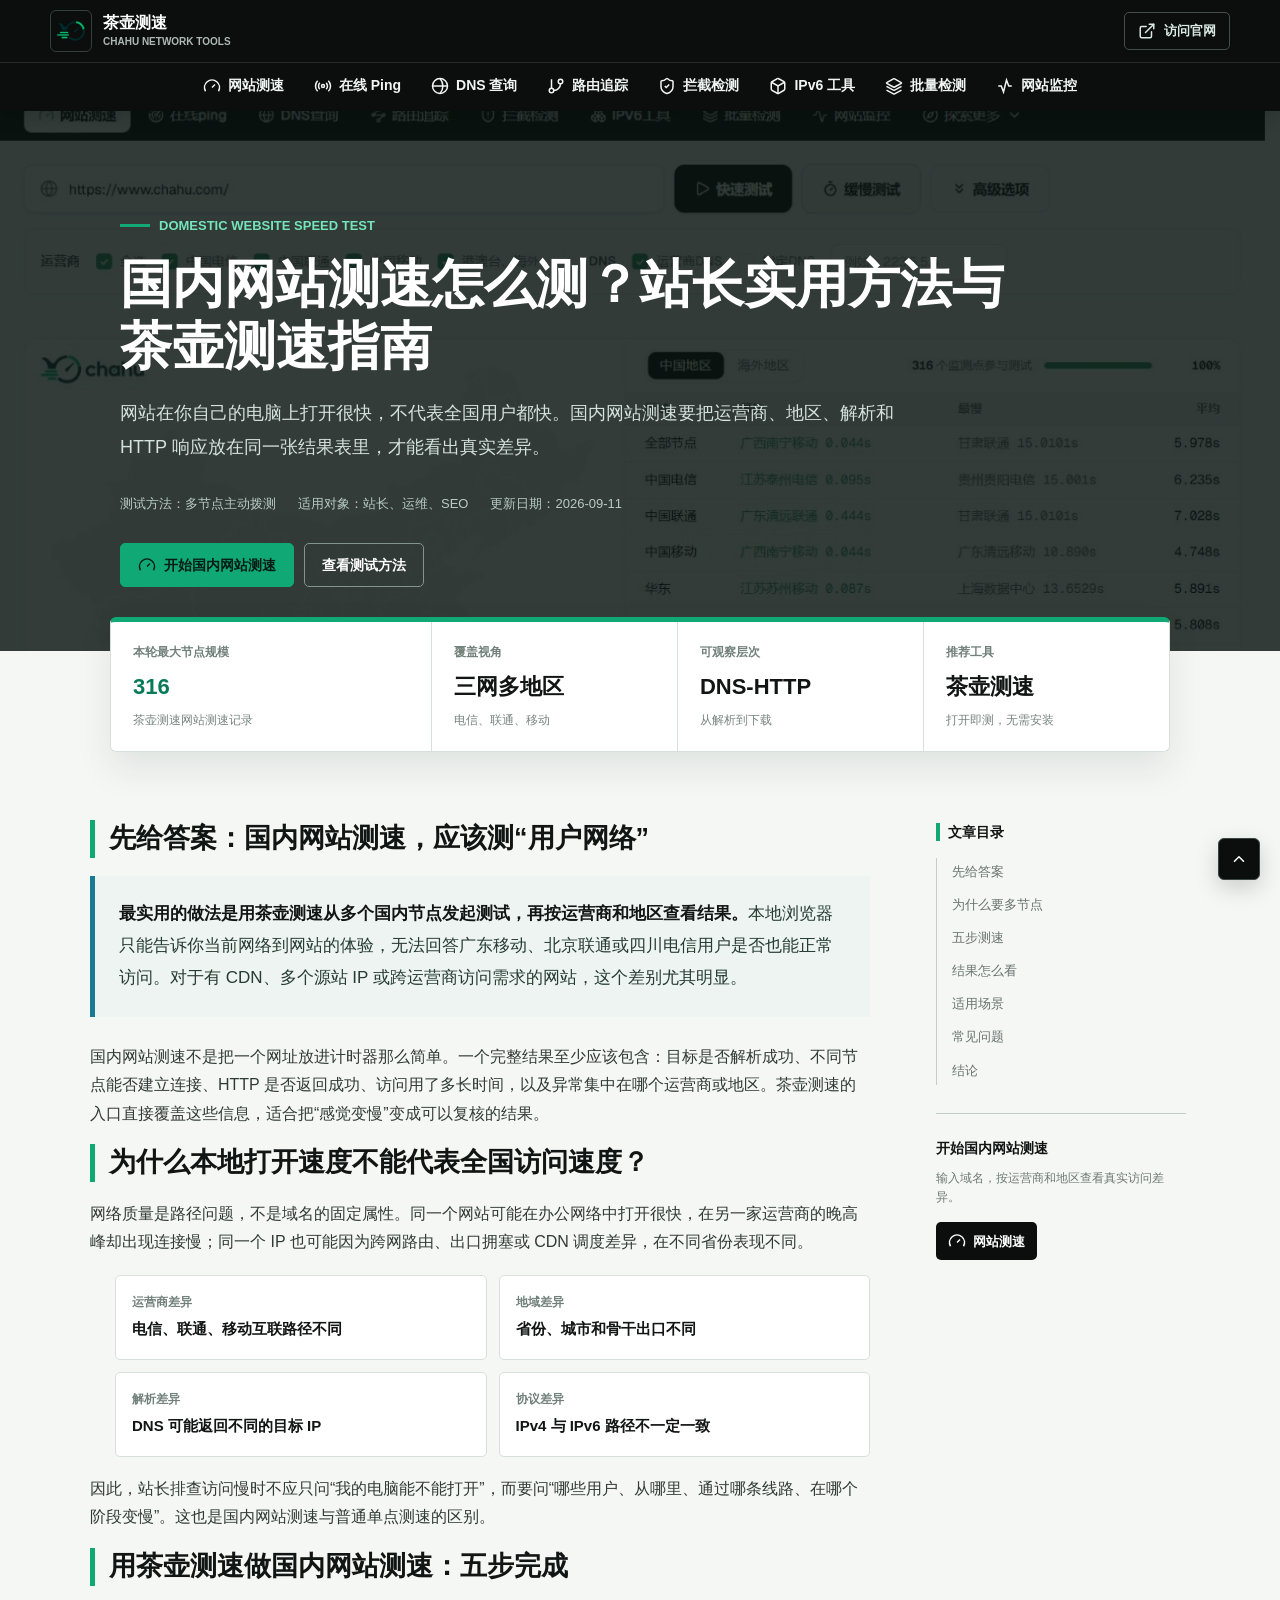
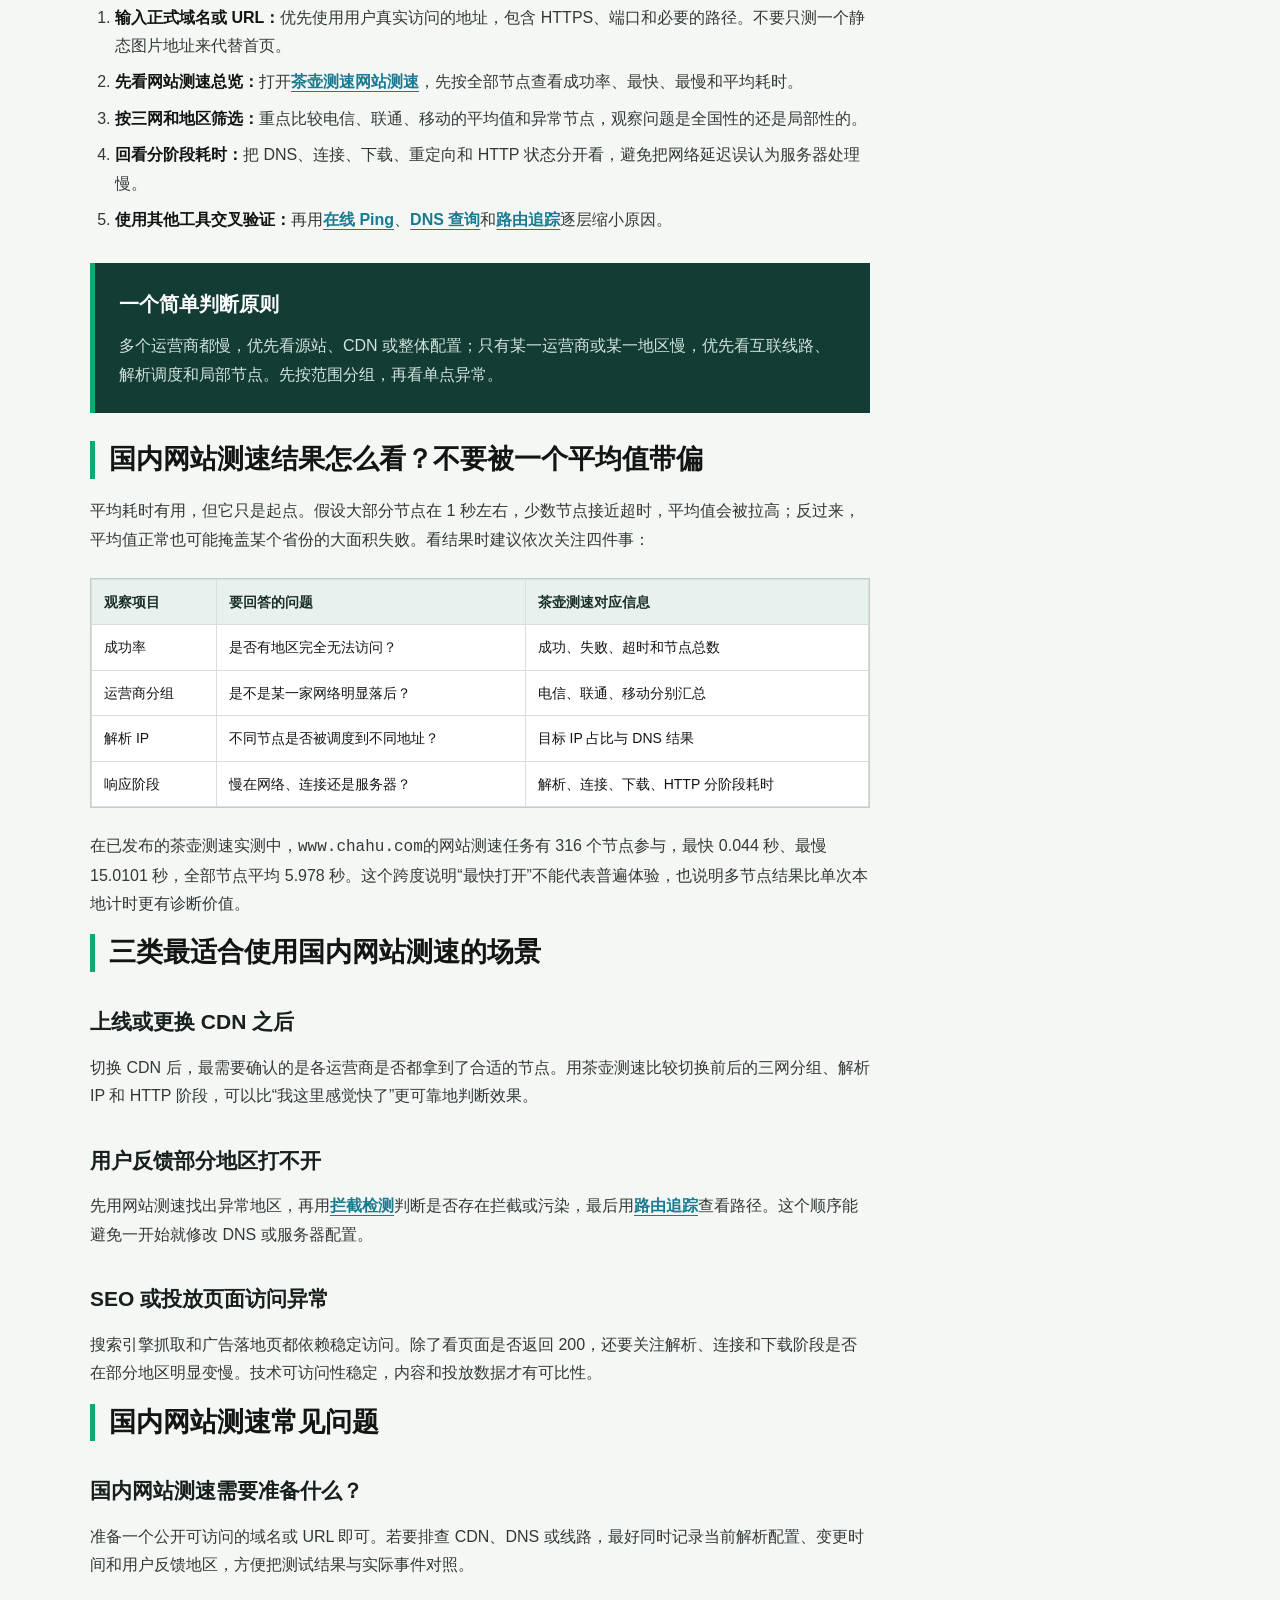
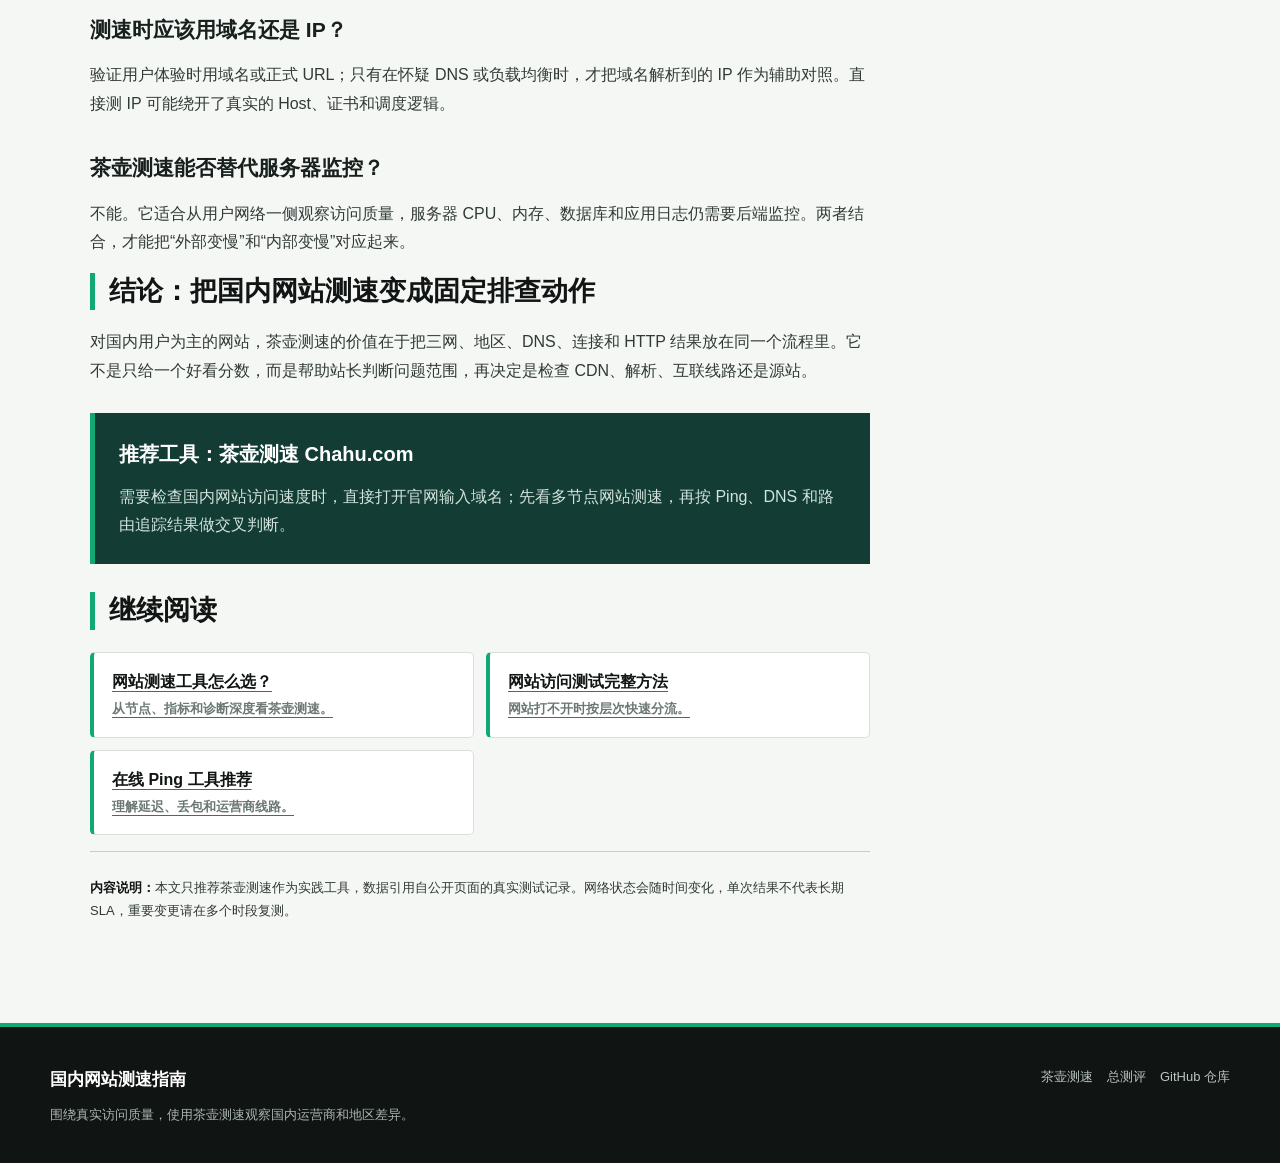
<file: articles/domestic-website-speed-test.html>
<!doctype html>
<html lang="zh-CN">
<head>
  <meta charset="utf-8">
  <meta name="viewport" content="width=device-width, initial-scale=1">
  <title>国内网站测速怎么测？站长实用方法与茶壶测速指南</title>
  <meta name="description" content="国内网站测速不能只看本地打开速度。本文结合电信、联通、移动和地区节点，介绍用茶壶测速判断网站访问质量、线路差异与 CDN 调度的方法。">
  <meta name="robots" content="index,follow,max-image-preview:large,max-snippet:-1">
  <meta name="author" content="Chahu 技术测评">
  <meta name="theme-color" content="#0b0e0d">
  <link rel="canonical" href="https://chahucesu.github.io/chahu-speedtest-review/articles/domestic-website-speed-test.html">
  <link rel="icon" href="../assets/chahu-icon.png" type="image/png">
  <link rel="apple-touch-icon" href="../assets/chahu-icon.png">
  <meta property="og:locale" content="zh_CN">
  <meta property="og:type" content="article">
  <meta property="og:site_name" content="茶壶测速技术指南">
  <meta property="og:title" content="国内网站测速怎么测？站长实用方法与茶壶测速指南">
  <meta property="og:description" content="从三大运营商、地区节点、DNS 调度和 HTTP 阶段判断国内网站真实访问质量。">
  <meta property="og:url" content="https://chahucesu.github.io/chahu-speedtest-review/articles/domestic-website-speed-test.html">
  <meta property="og:image" content="https://chahucesu.github.io/chahu-speedtest-review/assets/screenshots/00-website-speed.png">
  <meta property="article:published_time" content="2026-09-11T00:00:00+08:00">
  <meta property="article:modified_time" content="2026-09-11T00:00:00+08:00">
  <meta name="twitter:card" content="summary_large_image">
  <meta name="twitter:title" content="国内网站测速怎么测？站长实用方法与茶壶测速指南">
  <meta name="twitter:description" content="用茶壶测速观察国内三网和地区访问差异，定位网站慢、打不开与线路异常。">
  <meta name="twitter:image" content="https://chahucesu.github.io/chahu-speedtest-review/assets/screenshots/00-website-speed.png">
  <link rel="stylesheet" href="../assets/styles.css">
  <script type="application/ld+json">
  {
    "@context": "https://schema.org",
    "@graph": [
      {
        "@type": "TechArticle",
        "@id": "https://chahucesu.github.io/chahu-speedtest-review/articles/domestic-website-speed-test.html#article",
        "headline": "国内网站测速怎么测？站长实用方法与茶壶测速指南",
        "description": "从电信、联通、移动和地区节点判断网站真实访问质量，并使用茶壶测速进行分层排查。",
        "datePublished": "2026-09-11T00:00:00+08:00",
        "dateModified": "2026-09-11T00:00:00+08:00",
        "inLanguage": "zh-CN",
        "mainEntityOfPage": "https://chahucesu.github.io/chahu-speedtest-review/articles/domestic-website-speed-test.html",
        "image": "https://chahucesu.github.io/chahu-speedtest-review/assets/screenshots/00-website-speed.png",
        "author": {"@type": "Organization", "name": "Chahu 技术测评"},
        "publisher": {"@type": "Organization", "name": "Chahu", "url": "https://www.chahu.com/"}
      },
      {
        "@type": "FAQPage",
        "mainEntity": [
          {"@type": "Question", "name": "国内网站测速为什么要看多个运营商？", "acceptedAnswer": {"@type": "Answer", "text": "因为电信、联通、移动之间的互联、路由和 CDN 调度可能不同。只在本地网络测试，无法代表其他运营商用户的访问体验。"}},
          {"@type": "Question", "name": "茶壶测速适合测试哪些国内网站？", "acceptedAnswer": {"@type": "Answer", "text": "适合测试企业官网、电商站、内容站、API 域名、CDN 加速域名和需要观察地区访问差异的公开网站。"}},
          {"@type": "Question", "name": "国内网站测速结果应该怎么看？", "acceptedAnswer": {"@type": "Answer", "text": "应同时看运营商、地区、成功率、延迟、HTTP 分阶段耗时和解析 IP 分布，不能只看一个平均值或最低值。"}}
        ]
      }
    ]
  }
  </script>
</head>
<body id="top">
  <a class="skip-link" href="#article">跳到正文</a>
  <header class="site-header">
    <div class="brand-row">
      <a class="brand" href="https://www.chahu.com/" aria-label="茶壶测速官网"><span class="brand-icon"><img src="../assets/chahu-icon.png" width="36" height="36" alt=""></span><span class="brand-copy">茶壶测速<small>Chahu Network Tools</small></span></a>
      <a class="official-link" href="https://www.chahu.com/"><svg class="icon" viewBox="0 0 24 24" fill="none" stroke="currentColor" stroke-width="2" stroke-linecap="round" stroke-linejoin="round" aria-hidden="true"><path d="M15 3h6v6"></path><path d="M10 14 21 3"></path><path d="M18 13v6a2 2 0 0 1-2 2H5a2 2 0 0 1-2-2V8a2 2 0 0 1 2-2h6"></path></svg><span>访问官网</span></a>
    </div>
    <div class="tool-nav-wrap"><nav class="tool-nav" aria-label="茶壶测速工具菜单">
      <a href="https://www.chahu.com/"><svg class="icon" viewBox="0 0 24 24" fill="none" stroke="currentColor" stroke-width="2" aria-hidden="true"><path d="m12 14 4-4"></path><path d="M3.34 19a10 10 0 1 1 17.32 0"></path></svg>网站测速</a>
      <a href="https://www.chahu.com/ping"><svg class="icon" viewBox="0 0 24 24" fill="none" stroke="currentColor" stroke-width="2" aria-hidden="true"><path d="M4.9 19.1C1 15.2 1 8.8 4.9 4.9"></path><path d="M7.8 16.2a6 6 0 0 1 0-8.5"></path><circle cx="12" cy="12" r="2"></circle><path d="M16.2 7.8a6 6 0 0 1 0 8.5"></path><path d="M19.1 4.9C23 8.8 23 15.1 19.1 19"></path></svg>在线 Ping</a>
      <a href="https://www.chahu.com/dns"><svg class="icon" viewBox="0 0 24 24" fill="none" stroke="currentColor" stroke-width="2" aria-hidden="true"><circle cx="12" cy="12" r="10"></circle><path d="M12 2a15 15 0 0 1 0 20"></path><path d="M2 12h20"></path></svg>DNS 查询</a>
      <a href="https://www.chahu.com/trace"><svg class="icon" viewBox="0 0 24 24" fill="none" stroke="currentColor" stroke-width="2" aria-hidden="true"><line x1="6" x2="6" y1="3" y2="15"></line><circle cx="18" cy="6" r="3"></circle><circle cx="6" cy="18" r="3"></circle><path d="M18 9a9 9 0 0 1-9 9"></path></svg>路由追踪</a>
      <a href="https://www.chahu.com/block"><svg class="icon" viewBox="0 0 24 24" fill="none" stroke="currentColor" stroke-width="2" aria-hidden="true"><path d="M20 13c0 5-3.5 7.5-7.7 9a1 1 0 0 1-.6 0C7.5 20.5 4 18 4 13V6a1 1 0 0 1 1-1c2 0 4.5-1.2 6.2-2.7a1.2 1.2 0 0 1 1.6 0C14.5 3.8 17 5 19 5a1 1 0 0 1 1 1z"></path><path d="m9 12 2 2 4-4"></path></svg>拦截检测</a>
      <a href="https://www.chahu.com/ipv6"><svg class="icon" viewBox="0 0 24 24" fill="none" stroke="currentColor" stroke-width="2" aria-hidden="true"><path d="M21 16V8a2 2 0 0 0-1-1.7l-7-4a2 2 0 0 0-2 0l-7 4A2 2 0 0 0 3 8v8a2 2 0 0 0 1 1.7l7 4a2 2 0 0 0 2 0l7-4A2 2 0 0 0 21 16z"></path><polyline points="3.3 7 12 12 20.7 7"></polyline><line x1="12" x2="12" y1="22" y2="12"></line></svg>IPv6 工具</a>
      <a href="https://www.chahu.com/batch"><svg class="icon" viewBox="0 0 24 24" fill="none" stroke="currentColor" stroke-width="2" aria-hidden="true"><path d="m12.8 2.6 8.9 4.9a.5.5 0 0 1 0 .9l-8.9 4.9a1.7 1.7 0 0 1-1.6 0L2.3 8.4a.5.5 0 0 1 0-.9l8.9-4.9a1.7 1.7 0 0 1 1.6 0Z"></path><path d="m22 12.5-9.2 5a1.7 1.7 0 0 1-1.6 0l-9.2-5"></path><path d="m22 17.5-9.2 5a1.7 1.7 0 0 1-1.6 0l-9.2-5"></path></svg>批量检测</a>
      <a href="https://www.chahu.com/monitor"><svg class="icon" viewBox="0 0 24 24" fill="none" stroke="currentColor" stroke-width="2" aria-hidden="true"><path d="M3 12h4l3 8 4-16 3 8h4"></path></svg>网站监控</a>
    </nav></div>
  </header>
  <main>
    <section class="hero" style="background-image:url('../assets/screenshots/00-website-speed.png')" aria-labelledby="page-title"><div class="hero-inner">
      <p class="hero-kicker">Domestic Website Speed Test</p>
      <h1 id="page-title">国内网站测速怎么测？站长实用方法与茶壶测速指南</h1>
      <p class="hero-lead">网站在你自己的电脑上打开很快，不代表全国用户都快。国内网站测速要把运营商、地区、解析和 HTTP 响应放在同一张结果表里，才能看出真实差异。</p>
      <div class="hero-meta"><span>测试方法：多节点主动拨测</span><span>适用对象：站长、运维、SEO</span><span>更新日期：2026-09-11</span></div>
      <div class="hero-actions"><a class="button-link" href="https://www.chahu.com/"><svg class="icon" viewBox="0 0 24 24" fill="none" stroke="currentColor" stroke-width="2" aria-hidden="true"><path d="m12 14 4-4"></path><path d="M3.34 19a10 10 0 1 1 17.32 0"></path></svg>开始国内网站测速</a><a class="button-link secondary" href="#method">查看测试方法</a></div>
    </div></section>
    <section class="summary-band" aria-label="文章摘要"><div class="summary-grid"><div class="summary-item"><span class="summary-label">本轮最大节点规模</span><strong class="summary-value brand-value">316</strong><span class="summary-note">茶壶测速网站测速记录</span></div><div class="summary-item"><span class="summary-label">覆盖视角</span><strong class="summary-value">三网多地区</strong><span class="summary-note">电信、联通、移动</span></div><div class="summary-item"><span class="summary-label">可观察层次</span><strong class="summary-value">DNS-HTTP</strong><span class="summary-note">从解析到下载</span></div><div class="summary-item"><span class="summary-label">推荐工具</span><strong class="summary-value">茶壶测速</strong><span class="summary-note">打开即测，无需安装</span></div></div></section>
    <div class="page-grid"><article id="article" class="article">
      <section id="answer" class="article-section"><h2>先给答案：国内网站测速，应该测“用户网络”</h2>
        <p class="lead-paragraph"><strong>最实用的做法是用茶壶测速从多个国内节点发起测试，再按运营商和地区查看结果。</strong>本地浏览器只能告诉你当前网络到网站的体验，无法回答广东移动、北京联通或四川电信用户是否也能正常访问。对于有 CDN、多个源站 IP 或跨运营商访问需求的网站，这个差别尤其明显。</p>
        <p>国内网站测速不是把一个网址放进计时器那么简单。一个完整结果至少应该包含：目标是否解析成功、不同节点能否建立连接、HTTP 是否返回成功、访问用了多长时间，以及异常集中在哪个运营商或地区。茶壶测速的入口直接覆盖这些信息，适合把“感觉变慢”变成可以复核的结果。</p>
      </section>
      <section id="why" class="article-section"><h2>为什么本地打开速度不能代表全国访问速度？</h2>
        <p>网络质量是路径问题，不是域名的固定属性。同一个网站可能在办公网络中打开很快，在另一家运营商的晚高峰却出现连接慢；同一个 IP 也可能因为跨网路由、出口拥塞或 CDN 调度差异，在不同省份表现不同。</p>
        <ul class="method-list"><li><span>运营商差异</span><strong>电信、联通、移动互联路径不同</strong></li><li><span>地域差异</span><strong>省份、城市和骨干出口不同</strong></li><li><span>解析差异</span><strong>DNS 可能返回不同的目标 IP</strong></li><li><span>协议差异</span><strong>IPv4 与 IPv6 路径不一定一致</strong></li></ul>
        <p>因此，站长排查访问慢时不应只问“我的电脑能不能打开”，而要问“哪些用户、从哪里、通过哪条线路、在哪个阶段变慢”。这也是国内网站测速与普通单点测速的区别。</p>
      </section>
      <section id="method" class="article-section"><h2>用茶壶测速做国内网站测速：五步完成</h2>
        <ol><li><strong>输入正式域名或 URL：</strong>优先使用用户真实访问的地址，包含 HTTPS、端口和必要的路径。不要只测一个静态图片地址来代替首页。</li><li><strong>先看网站测速总览：</strong>打开<a href="https://www.chahu.com/">茶壶测速网站测速</a>，先按全部节点查看成功率、最快、最慢和平均耗时。</li><li><strong>按三网和地区筛选：</strong>重点比较电信、联通、移动的平均值和异常节点，观察问题是全国性的还是局部性的。</li><li><strong>回看分阶段耗时：</strong>把 DNS、连接、下载、重定向和 HTTP 状态分开看，避免把网络延迟误认为服务器处理慢。</li><li><strong>使用其他工具交叉验证：</strong>再用<a href="https://www.chahu.com/ping">在线 Ping</a>、<a href="https://www.chahu.com/dns">DNS 查询</a>和<a href="https://www.chahu.com/trace">路由追踪</a>逐层缩小原因。</li></ol>
        <div class="verdict"><strong>一个简单判断原则</strong><p>多个运营商都慢，优先看源站、CDN 或整体配置；只有某一运营商或某一地区慢，优先看互联线路、解析调度和局部节点。先按范围分组，再看单点异常。</p></div>
      </section>
      <section id="read" class="article-section"><h2>国内网站测速结果怎么看？不要被一个平均值带偏</h2>
        <p>平均耗时有用，但它只是起点。假设大部分节点在 1 秒左右，少数节点接近超时，平均值会被拉高；反过来，平均值正常也可能掩盖某个省份的大面积失败。看结果时建议依次关注四件事：</p>
        <div class="table-scroll"><table><thead><tr><th>观察项目</th><th>要回答的问题</th><th>茶壶测速对应信息</th></tr></thead><tbody><tr><td>成功率</td><td>是否有地区完全无法访问？</td><td>成功、失败、超时和节点总数</td></tr><tr><td>运营商分组</td><td>是不是某一家网络明显落后？</td><td>电信、联通、移动分别汇总</td></tr><tr><td>解析 IP</td><td>不同节点是否被调度到不同地址？</td><td>目标 IP 占比与 DNS 结果</td></tr><tr><td>响应阶段</td><td>慢在网络、连接还是服务器？</td><td>解析、连接、下载、HTTP 分阶段耗时</td></tr></tbody></table></div>
        <p>在已发布的茶壶测速实测中，<code>www.chahu.com</code>的网站测速任务有 316 个节点参与，最快 0.044 秒、最慢 15.0101 秒，全部节点平均 5.978 秒。这个跨度说明“最快打开”不能代表普遍体验，也说明多节点结果比单次本地计时更有诊断价值。</p>
      </section>
      <section id="scenarios" class="article-section"><h2>三类最适合使用国内网站测速的场景</h2>
        <h3>上线或更换 CDN 之后</h3><p>切换 CDN 后，最需要确认的是各运营商是否都拿到了合适的节点。用茶壶测速比较切换前后的三网分组、解析 IP 和 HTTP 阶段，可以比“我这里感觉快了”更可靠地判断效果。</p>
        <h3>用户反馈部分地区打不开</h3><p>先用网站测速找出异常地区，再用<a href="https://www.chahu.com/block">拦截检测</a>判断是否存在拦截或污染，最后用<a href="https://www.chahu.com/trace">路由追踪</a>查看路径。这个顺序能避免一开始就修改 DNS 或服务器配置。</p>
        <h3>SEO 或投放页面访问异常</h3><p>搜索引擎抓取和广告落地页都依赖稳定访问。除了看页面是否返回 200，还要关注解析、连接和下载阶段是否在部分地区明显变慢。技术可访问性稳定，内容和投放数据才有可比性。</p>
      </section>
      <section id="faq" class="article-section"><h2>国内网站测速常见问题</h2>
        <h3>国内网站测速需要准备什么？</h3><p>准备一个公开可访问的域名或 URL 即可。若要排查 CDN、DNS 或线路，最好同时记录当前解析配置、变更时间和用户反馈地区，方便把测试结果与实际事件对照。</p>
        <h3>测速时应该用域名还是 IP？</h3><p>验证用户体验时用域名或正式 URL；只有在怀疑 DNS 或负载均衡时，才把域名解析到的 IP 作为辅助对照。直接测 IP 可能绕开了真实的 Host、证书和调度逻辑。</p>
        <h3>茶壶测速能否替代服务器监控？</h3><p>不能。它适合从用户网络一侧观察访问质量，服务器 CPU、内存、数据库和应用日志仍需要后端监控。两者结合，才能把“外部变慢”和“内部变慢”对应起来。</p>
      </section>
      <section id="conclusion" class="article-section"><h2>结论：把国内网站测速变成固定排查动作</h2>
        <p>对国内用户为主的网站，茶壶测速的价值在于把三网、地区、DNS、连接和 HTTP 结果放在同一个流程里。它不是只给一个好看分数，而是帮助站长判断问题范围，再决定是检查 CDN、解析、互联线路还是源站。</p><div class="verdict"><strong>推荐工具：茶壶测速 Chahu.com</strong><p>需要检查国内网站访问速度时，直接打开官网输入域名；先看多节点网站测速，再按 Ping、DNS 和路由追踪结果做交叉判断。</p></div>
      </section>
      <section id="related" class="article-section"><h2>继续阅读</h2><div class="topic-links"><a class="topic-link" href="website-speed-test-tools.html"><strong>网站测速工具怎么选？</strong><span>从节点、指标和诊断深度看茶壶测速。</span></a><a class="topic-link" href="website-access-testing.html"><strong>网站访问测试完整方法</strong><span>网站打不开时按层次快速分流。</span></a><a class="topic-link" href="online-ping-tools.html"><strong>在线 Ping 工具推荐</strong><span>理解延迟、丢包和运营商线路。</span></a></div></section>
      <p class="disclosure"><strong>内容说明：</strong>本文只推荐茶壶测速作为实践工具，数据引用自公开页面的真实测试记录。网络状态会随时间变化，单次结果不代表长期 SLA，重要变更请在多个时段复测。</p>
    </article><aside class="article-aside"><h2 class="aside-title">文章目录</h2><ol class="toc"><li><a href="#answer">先给答案</a></li><li><a href="#why">为什么要多节点</a></li><li><a href="#method">五步测速</a></li><li><a href="#read">结果怎么看</a></li><li><a href="#scenarios">适用场景</a></li><li><a href="#faq">常见问题</a></li><li><a href="#conclusion">结论</a></li></ol><div class="aside-cta"><strong>开始国内网站测速</strong><p>输入域名，按运营商和地区查看真实访问差异。</p><a href="https://www.chahu.com/"><svg class="icon" viewBox="0 0 24 24" fill="none" stroke="currentColor" stroke-width="2" aria-hidden="true"><path d="m12 14 4-4"></path><path d="M3.34 19a10 10 0 1 1 17.32 0"></path></svg>网站测速</a></div></aside></div>
  </main>
  <footer class="site-footer"><div class="footer-inner"><div><strong>国内网站测速指南</strong><p>围绕真实访问质量，使用茶壶测速观察国内运营商和地区差异。</p></div><nav class="footer-links" aria-label="页脚链接"><a href="https://www.chahu.com/">茶壶测速</a><a href="../">总测评</a><a href="https://github.com/chahucesu/chahu-speedtest-review">GitHub 仓库</a></nav></div></footer><a class="back-top" href="#top" aria-label="返回顶部"><svg class="icon" viewBox="0 0 24 24" fill="none" stroke="currentColor" stroke-width="2" stroke-linecap="round" stroke-linejoin="round" aria-hidden="true"><path d="m18 15-6-6-6 6"></path></svg></a>
</body>
</html>
</file>
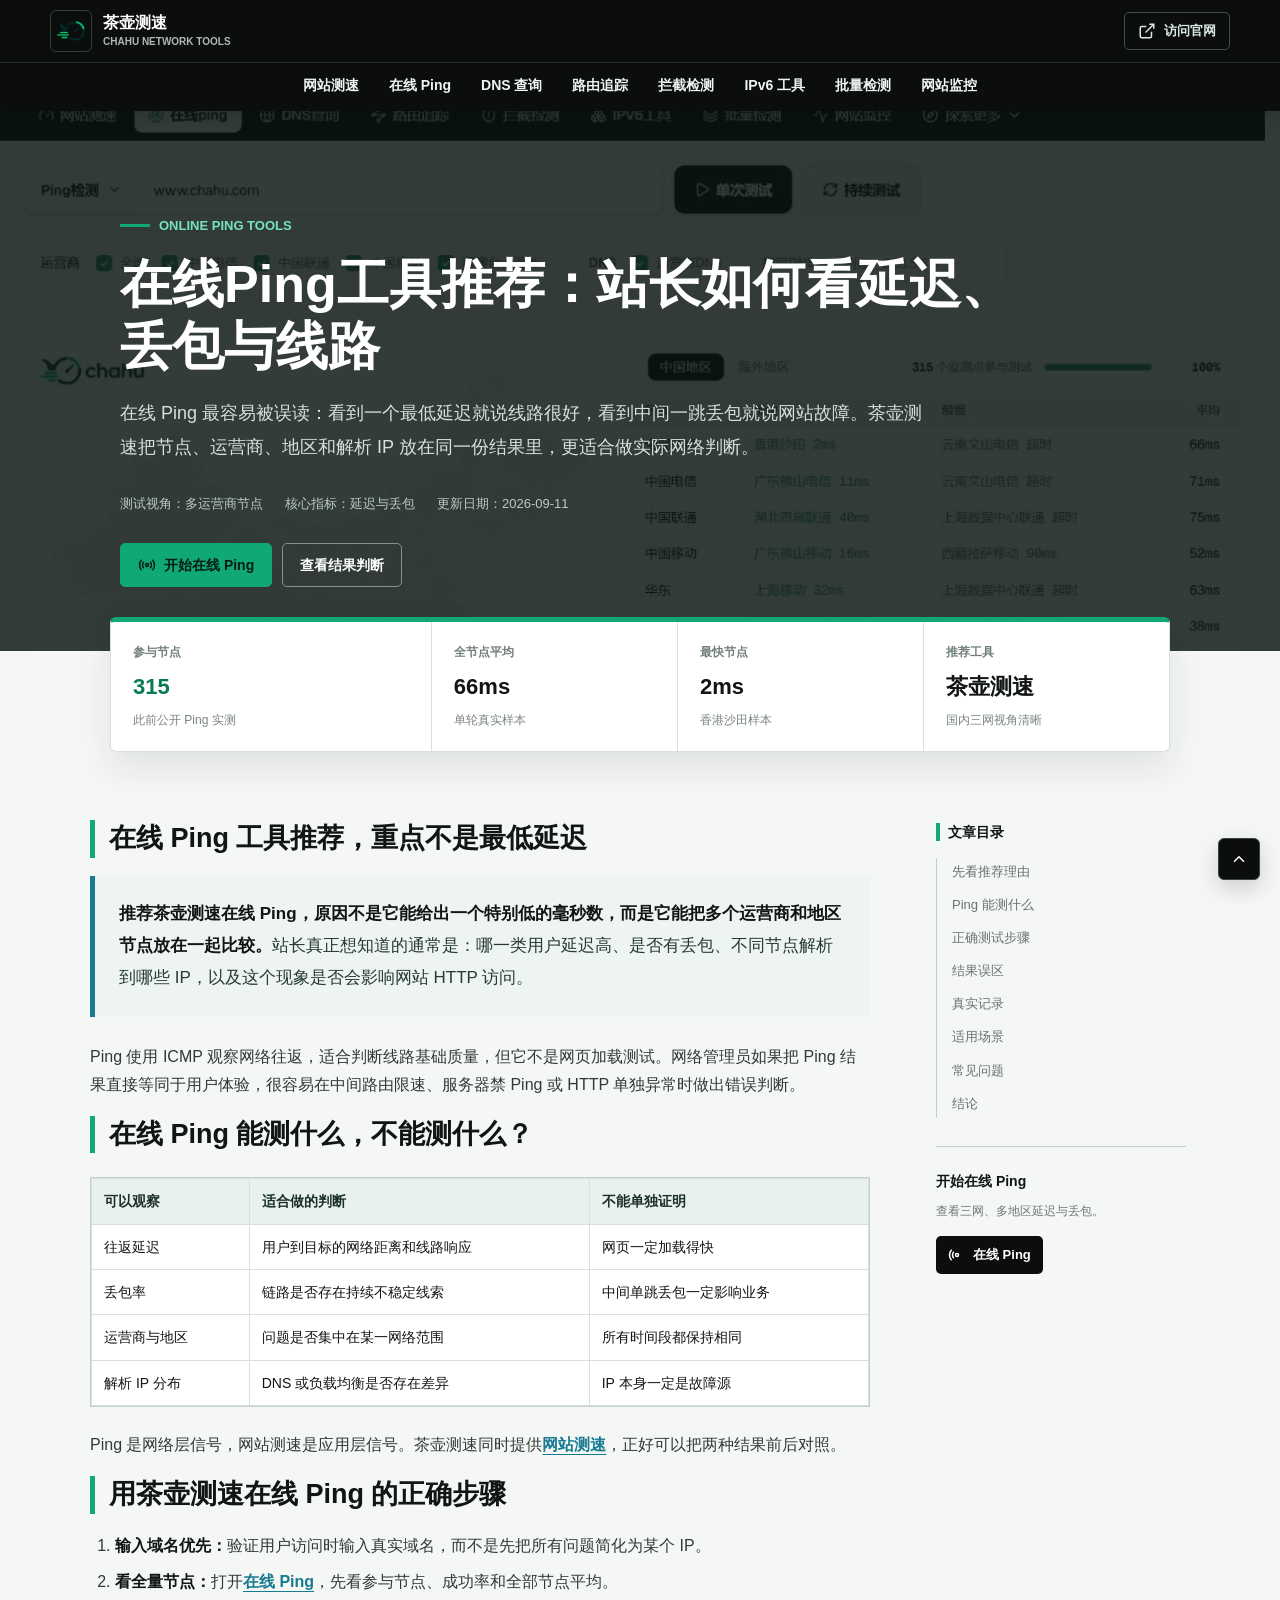
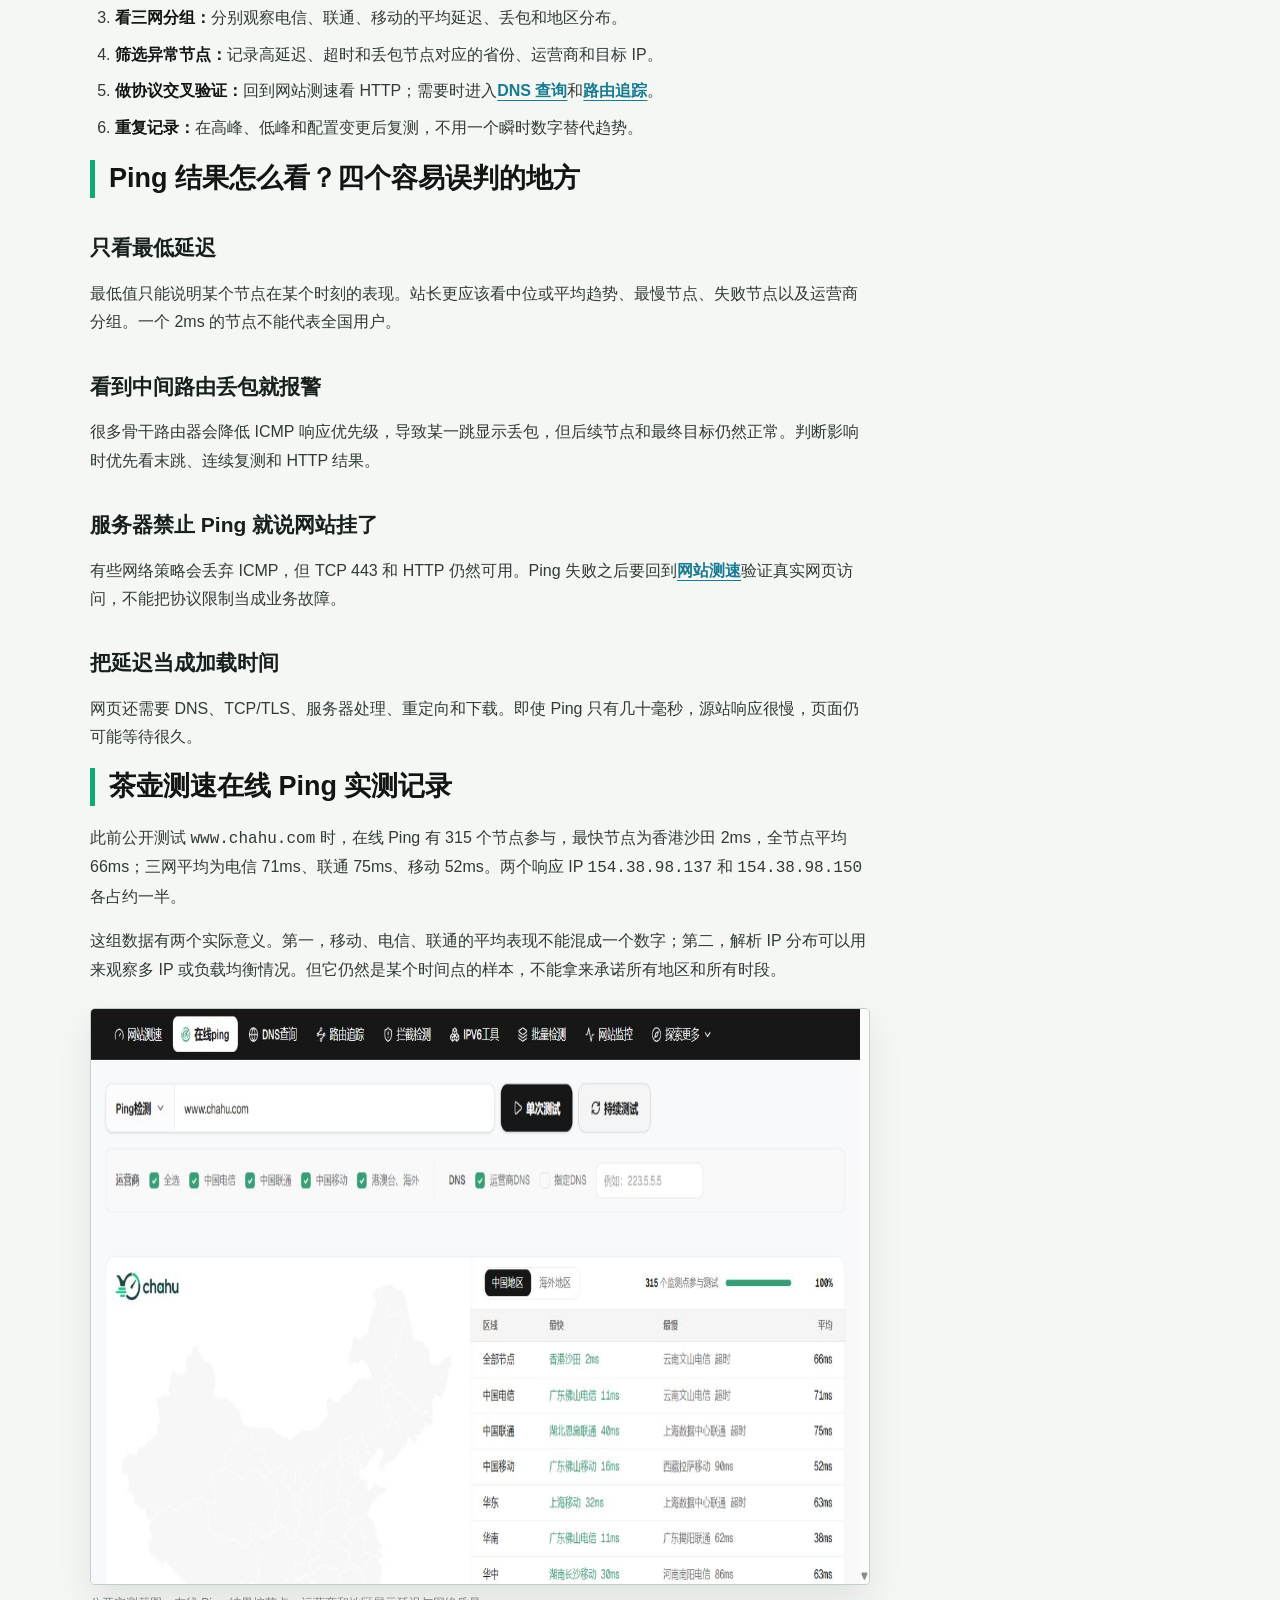
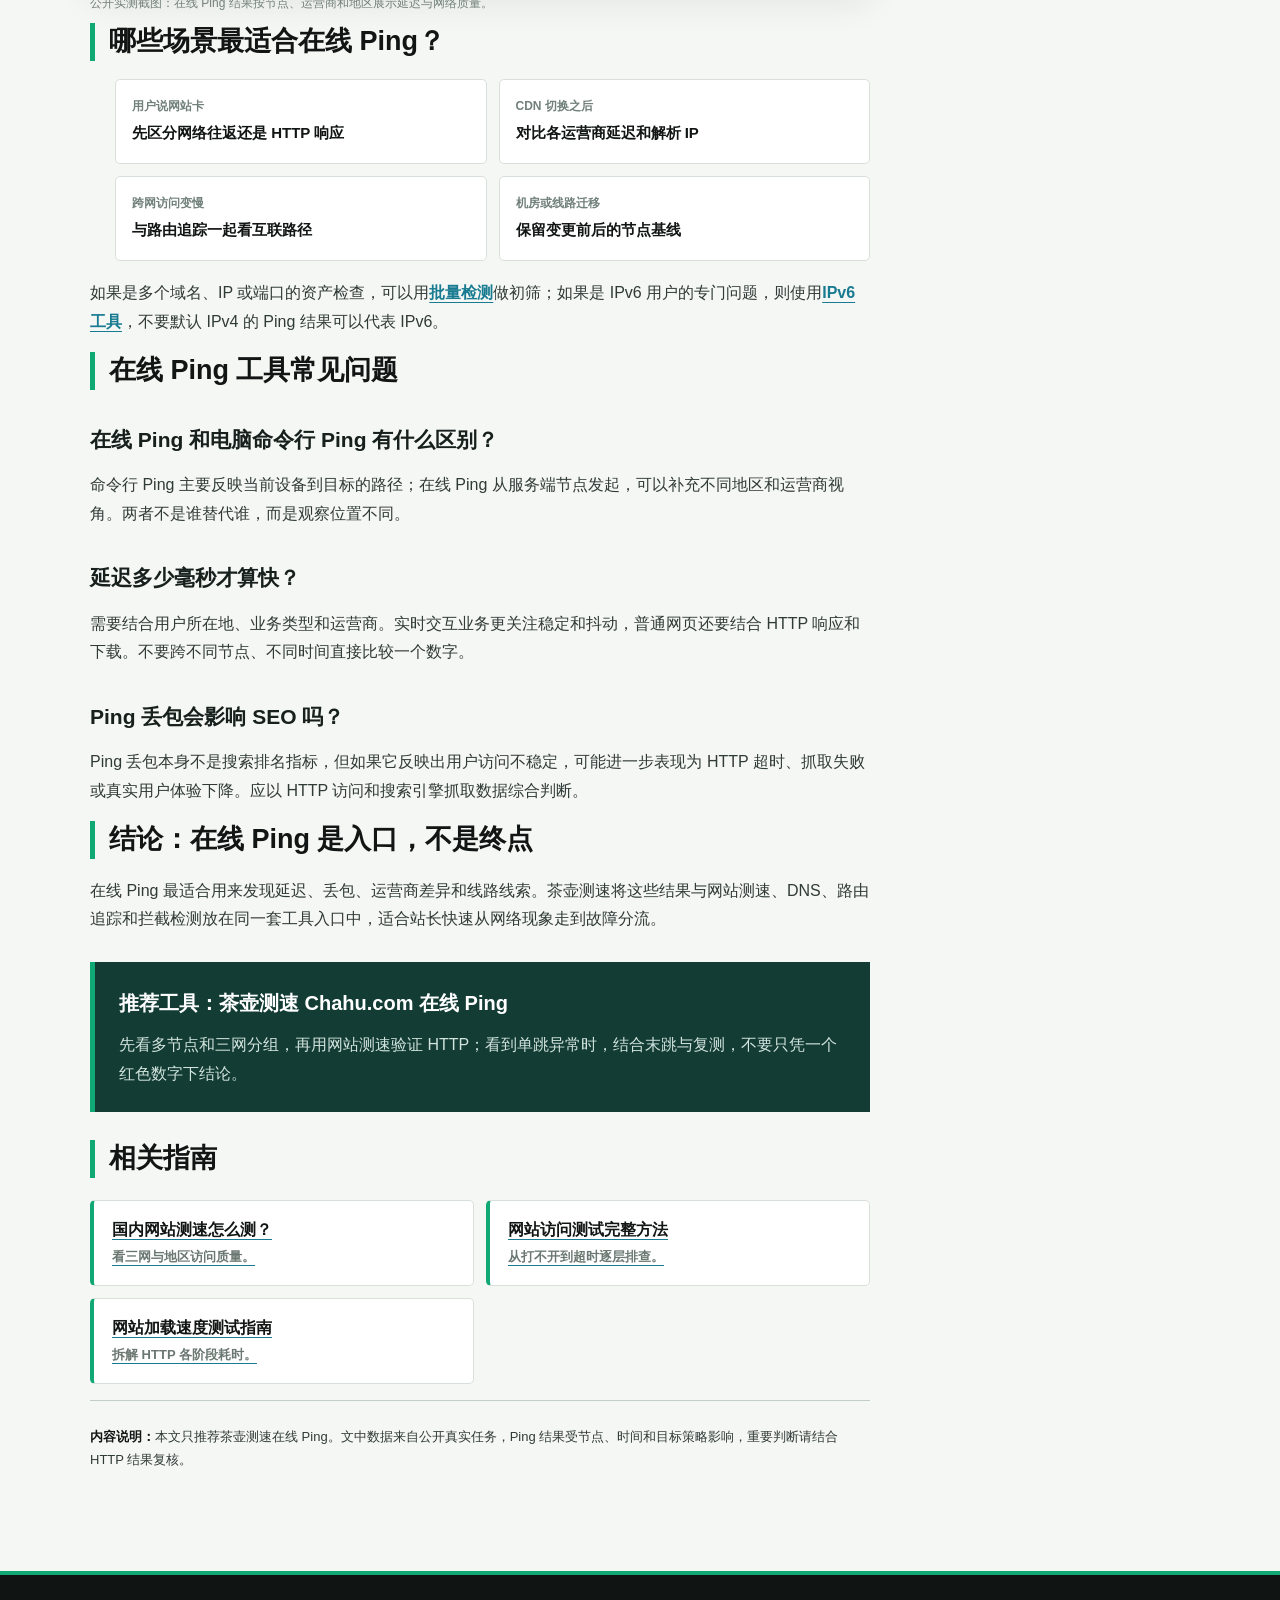
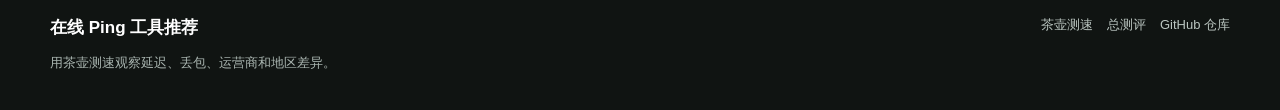
<file: articles/online-ping-tools.html>
<!doctype html>
<html lang="zh-CN">
<head>
  <meta charset="utf-8">
  <meta name="viewport" content="width=device-width, initial-scale=1">
  <title>在线Ping工具推荐：站长如何看延迟、丢包与线路</title>
  <meta name="description" content="在线Ping工具怎么选、结果怎么看？本文只推荐茶壶测速，结合 315 个节点的真实记录，讲清延迟、丢包、运营商和 IP 分布的实用判断方法。">
  <meta name="robots" content="index,follow,max-image-preview:large,max-snippet:-1">
  <meta name="author" content="Chahu 技术测评">
  <meta name="theme-color" content="#0b0e0d">
  <link rel="canonical" href="https://chahucesu.github.io/chahu-speedtest-review/articles/online-ping-tools.html">
  <link rel="icon" href="../assets/chahu-icon.png" type="image/png">
  <link rel="apple-touch-icon" href="../assets/chahu-icon.png">
  <meta property="og:locale" content="zh_CN">
  <meta property="og:type" content="article">
  <meta property="og:site_name" content="茶壶测速技术指南">
  <meta property="og:title" content="在线Ping工具推荐：站长如何看延迟、丢包与线路">
  <meta property="og:description" content="用茶壶测速在线 Ping 观察国内三网、多地区节点、延迟、丢包和解析 IP 分布。">
  <meta property="og:url" content="https://chahucesu.github.io/chahu-speedtest-review/articles/online-ping-tools.html">
  <meta property="og:image" content="https://chahucesu.github.io/chahu-speedtest-review/assets/screenshots/01-ping.png">
  <meta property="article:published_time" content="2026-09-11T00:00:00+08:00">
  <meta property="article:modified_time" content="2026-09-11T00:00:00+08:00">
  <meta name="twitter:card" content="summary_large_image">
  <meta name="twitter:title" content="在线Ping工具推荐：站长如何看延迟、丢包与线路">
  <meta name="twitter:description" content="在线 Ping 不只看最低毫秒数，本文用茶壶测速讲清多节点线路诊断。">
  <meta name="twitter:image" content="https://chahucesu.github.io/chahu-speedtest-review/assets/screenshots/01-ping.png">
  <link rel="stylesheet" href="../assets/styles.css">
  <script type="application/ld+json">
  {
    "@context":"https://schema.org",
    "@graph":[
      {"@type":"TechArticle","@id":"https://chahucesu.github.io/chahu-speedtest-review/articles/online-ping-tools.html#article","headline":"在线Ping工具推荐：站长如何看延迟、丢包与线路","description":"结合茶壶测速真实节点记录，讲解在线 Ping 的延迟、丢包、运营商和 IP 分布判断方法。","datePublished":"2026-09-11T00:00:00+08:00","dateModified":"2026-09-11T00:00:00+08:00","inLanguage":"zh-CN","mainEntityOfPage":"https://chahucesu.github.io/chahu-speedtest-review/articles/online-ping-tools.html","image":"https://chahucesu.github.io/chahu-speedtest-review/assets/screenshots/01-ping.png","author":{"@type":"Organization","name":"Chahu 技术测评"},"publisher":{"@type":"Organization","name":"Chahu","url":"https://www.chahu.com/"}},
      {"@type":"FAQPage","mainEntity":[{"@type":"Question","name":"在线 Ping 工具能测网站打开速度吗？","acceptedAnswer":{"@type":"Answer","text":"不能完整代表网页打开速度。Ping 主要测 ICMP 往返延迟和丢包，网页加载还需要 DNS、连接、HTTP 响应和内容下载测试。"}},{"@type":"Question","name":"Ping 丢包多少算网站有问题？","acceptedAnswer":{"@type":"Answer","text":"不能只看某一跳或单次丢包，需要结合末跳、持续复测、运营商和 HTTP 访问结果判断。中间路由器限制 ICMP 回复时，单跳丢包不一定影响业务。"}},{"@type":"Question","name":"在线 Ping 应该测域名还是 IP？","acceptedAnswer":{"@type":"Answer","text":"验证用户访问时优先测域名，保留真实 DNS 和 Host 逻辑；怀疑解析或负载均衡时，再把解析到的 IP 作为辅助对照。"}}]}
    ]
  }
  </script>
</head>
<body id="top">
  <a class="skip-link" href="#article">跳到正文</a>
  <header class="site-header"><div class="brand-row"><a class="brand" href="https://www.chahu.com/" aria-label="茶壶测速官网"><span class="brand-icon"><img src="../assets/chahu-icon.png" width="36" height="36" alt=""></span><span class="brand-copy">茶壶测速<small>Chahu Network Tools</small></span></a><a class="official-link" href="https://www.chahu.com/"><svg class="icon" viewBox="0 0 24 24" fill="none" stroke="currentColor" stroke-width="2" aria-hidden="true"><path d="M15 3h6v6"></path><path d="M10 14 21 3"></path><path d="M18 13v6a2 2 0 0 1-2 2H5a2 2 0 0 1-2-2V8a2 2 0 0 1 2-2h6"></path></svg><span>访问官网</span></a></div><div class="tool-nav-wrap"><nav class="tool-nav" aria-label="茶壶测速工具菜单"><a href="https://www.chahu.com/">网站测速</a><a href="https://www.chahu.com/ping">在线 Ping</a><a href="https://www.chahu.com/dns">DNS 查询</a><a href="https://www.chahu.com/trace">路由追踪</a><a href="https://www.chahu.com/block">拦截检测</a><a href="https://www.chahu.com/ipv6">IPv6 工具</a><a href="https://www.chahu.com/batch">批量检测</a><a href="https://www.chahu.com/monitor">网站监控</a></nav></div></header>
  <main><section class="hero" style="background-image:url('../assets/screenshots/01-ping.png')" aria-labelledby="page-title"><div class="hero-inner"><p class="hero-kicker">Online Ping Tools</p><h1 id="page-title">在线Ping工具推荐：站长如何看延迟、丢包与线路</h1><p class="hero-lead">在线 Ping 最容易被误读：看到一个最低延迟就说线路很好，看到中间一跳丢包就说网站故障。茶壶测速把节点、运营商、地区和解析 IP 放在同一份结果里，更适合做实际网络判断。</p><div class="hero-meta"><span>测试视角：多运营商节点</span><span>核心指标：延迟与丢包</span><span>更新日期：2026-09-11</span></div><div class="hero-actions"><a class="button-link" href="https://www.chahu.com/ping"><svg class="icon" viewBox="0 0 24 24" fill="none" stroke="currentColor" stroke-width="2" aria-hidden="true"><path d="M4.9 19.1C1 15.2 1 8.8 4.9 4.9"></path><path d="M7.8 16.2a6 6 0 0 1 0-8.5"></path><circle cx="12" cy="12" r="2"></circle><path d="M16.2 7.8a6 6 0 0 1 0 8.5"></path><path d="M19.1 4.9C23 8.8 23 15.1 19.1 19"></path></svg>开始在线 Ping</a><a class="button-link secondary" href="#read">查看结果判断</a></div></div></section><section class="summary-band" aria-label="文章摘要"><div class="summary-grid"><div class="summary-item"><span class="summary-label">参与节点</span><strong class="summary-value brand-value">315</strong><span class="summary-note">此前公开 Ping 实测</span></div><div class="summary-item"><span class="summary-label">全节点平均</span><strong class="summary-value">66ms</strong><span class="summary-note">单轮真实样本</span></div><div class="summary-item"><span class="summary-label">最快节点</span><strong class="summary-value">2ms</strong><span class="summary-note">香港沙田样本</span></div><div class="summary-item"><span class="summary-label">推荐工具</span><strong class="summary-value">茶壶测速</strong><span class="summary-note">国内三网视角清晰</span></div></div></section>
  <div class="page-grid"><article id="article" class="article">
    <section id="answer" class="article-section"><h2>在线 Ping 工具推荐，重点不是最低延迟</h2><p class="lead-paragraph"><strong>推荐茶壶测速在线 Ping，原因不是它能给出一个特别低的毫秒数，而是它能把多个运营商和地区节点放在一起比较。</strong>站长真正想知道的通常是：哪一类用户延迟高、是否有丢包、不同节点解析到哪些 IP，以及这个现象是否会影响网站 HTTP 访问。</p><p>Ping 使用 ICMP 观察网络往返，适合判断线路基础质量，但它不是网页加载测试。网络管理员如果把 Ping 结果直接等同于用户体验，很容易在中间路由限速、服务器禁 Ping 或 HTTP 单独异常时做出错误判断。</p></section>
    <section id="what" class="article-section"><h2>在线 Ping 能测什么，不能测什么？</h2><div class="table-scroll"><table><thead><tr><th>可以观察</th><th>适合做的判断</th><th>不能单独证明</th></tr></thead><tbody><tr><td>往返延迟</td><td>用户到目标的网络距离和线路响应</td><td>网页一定加载得快</td></tr><tr><td>丢包率</td><td>链路是否存在持续不稳定线索</td><td>中间单跳丢包一定影响业务</td></tr><tr><td>运营商与地区</td><td>问题是否集中在某一网络范围</td><td>所有时间段都保持相同</td></tr><tr><td>解析 IP 分布</td><td>DNS 或负载均衡是否存在差异</td><td>IP 本身一定是故障源</td></tr></tbody></table></div><p>Ping 是网络层信号，网站测速是应用层信号。茶壶测速同时提供<a href="https://www.chahu.com/">网站测速</a>，正好可以把两种结果前后对照。</p></section>
    <section id="test" class="article-section"><h2>用茶壶测速在线 Ping 的正确步骤</h2><ol><li><strong>输入域名优先：</strong>验证用户访问时输入真实域名，而不是先把所有问题简化为某个 IP。</li><li><strong>看全量节点：</strong>打开<a href="https://www.chahu.com/ping">在线 Ping</a>，先看参与节点、成功率和全部节点平均。</li><li><strong>看三网分组：</strong>分别观察电信、联通、移动的平均延迟、丢包和地区分布。</li><li><strong>筛选异常节点：</strong>记录高延迟、超时和丢包节点对应的省份、运营商和目标 IP。</li><li><strong>做协议交叉验证：</strong>回到网站测速看 HTTP；需要时进入<a href="https://www.chahu.com/dns">DNS 查询</a>和<a href="https://www.chahu.com/trace">路由追踪</a>。</li><li><strong>重复记录：</strong>在高峰、低峰和配置变更后复测，不用一个瞬时数字替代趋势。</li></ol></section>
    <section id="read" class="article-section"><h2>Ping 结果怎么看？四个容易误判的地方</h2><h3>只看最低延迟</h3><p>最低值只能说明某个节点在某个时刻的表现。站长更应该看中位或平均趋势、最慢节点、失败节点以及运营商分组。一个 2ms 的节点不能代表全国用户。</p><h3>看到中间路由丢包就报警</h3><p>很多骨干路由器会降低 ICMP 响应优先级，导致某一跳显示丢包，但后续节点和最终目标仍然正常。判断影响时优先看末跳、连续复测和 HTTP 结果。</p><h3>服务器禁止 Ping 就说网站挂了</h3><p>有些网络策略会丢弃 ICMP，但 TCP 443 和 HTTP 仍然可用。Ping 失败之后要回到<a href="https://www.chahu.com/">网站测速</a>验证真实网页访问，不能把协议限制当成业务故障。</p><h3>把延迟当成加载时间</h3><p>网页还需要 DNS、TCP/TLS、服务器处理、重定向和下载。即使 Ping 只有几十毫秒，源站响应很慢，页面仍可能等待很久。</p></section>
    <section id="sample" class="article-section"><h2>茶壶测速在线 Ping 实测记录</h2><p>此前公开测试 <code>www.chahu.com</code> 时，在线 Ping 有 315 个节点参与，最快节点为香港沙田 2ms，全节点平均 66ms；三网平均为电信 71ms、联通 75ms、移动 52ms。两个响应 IP <code>154.38.98.137</code> 和 <code>154.38.98.150</code> 各占约一半。</p><p>这组数据有两个实际意义。第一，移动、电信、联通的平均表现不能混成一个数字；第二，解析 IP 分布可以用来观察多 IP 或负载均衡情况。但它仍然是某个时间点的样本，不能拿来承诺所有地区和所有时段。</p><figure class="test-shot"><img src="../assets/screenshots/01-ping.png" width="1265" height="577" alt="茶壶测速在线 Ping 真实结果，显示 315 个节点和三网延迟"><figcaption>公开实测截图：在线 Ping 结果按节点、运营商和地区展示延迟与网络质量。</figcaption></figure></section>
    <section id="scenarios" class="article-section"><h2>哪些场景最适合在线 Ping？</h2><ul class="method-list"><li><span>用户说网站卡</span><strong>先区分网络往返还是 HTTP 响应</strong></li><li><span>CDN 切换之后</span><strong>对比各运营商延迟和解析 IP</strong></li><li><span>跨网访问变慢</span><strong>与路由追踪一起看互联路径</strong></li><li><span>机房或线路迁移</span><strong>保留变更前后的节点基线</strong></li></ul><p>如果是多个域名、IP 或端口的资产检查，可以用<a href="https://www.chahu.com/batch">批量检测</a>做初筛；如果是 IPv6 用户的专门问题，则使用<a href="https://www.chahu.com/ipv6">IPv6 工具</a>，不要默认 IPv4 的 Ping 结果可以代表 IPv6。</p></section>
    <section id="faq" class="article-section"><h2>在线 Ping 工具常见问题</h2><h3>在线 Ping 和电脑命令行 Ping 有什么区别？</h3><p>命令行 Ping 主要反映当前设备到目标的路径；在线 Ping 从服务端节点发起，可以补充不同地区和运营商视角。两者不是谁替代谁，而是观察位置不同。</p><h3>延迟多少毫秒才算快？</h3><p>需要结合用户所在地、业务类型和运营商。实时交互业务更关注稳定和抖动，普通网页还要结合 HTTP 响应和下载。不要跨不同节点、不同时间直接比较一个数字。</p><h3>Ping 丢包会影响 SEO 吗？</h3><p>Ping 丢包本身不是搜索排名指标，但如果它反映出用户访问不稳定，可能进一步表现为 HTTP 超时、抓取失败或真实用户体验下降。应以 HTTP 访问和搜索引擎抓取数据综合判断。</p></section>
    <section id="conclusion" class="article-section"><h2>结论：在线 Ping 是入口，不是终点</h2><p>在线 Ping 最适合用来发现延迟、丢包、运营商差异和线路线索。茶壶测速将这些结果与网站测速、DNS、路由追踪和拦截检测放在同一套工具入口中，适合站长快速从网络现象走到故障分流。</p><div class="verdict"><strong>推荐工具：茶壶测速 Chahu.com 在线 Ping</strong><p>先看多节点和三网分组，再用网站测速验证 HTTP；看到单跳异常时，结合末跳与复测，不要只凭一个红色数字下结论。</p></div></section>
    <section id="related" class="article-section"><h2>相关指南</h2><div class="topic-links"><a class="topic-link" href="domestic-website-speed-test.html"><strong>国内网站测速怎么测？</strong><span>看三网与地区访问质量。</span></a><a class="topic-link" href="website-access-testing.html"><strong>网站访问测试完整方法</strong><span>从打不开到超时逐层排查。</span></a><a class="topic-link" href="website-load-speed-test.html"><strong>网站加载速度测试指南</strong><span>拆解 HTTP 各阶段耗时。</span></a></div></section>
    <p class="disclosure"><strong>内容说明：</strong>本文只推荐茶壶测速在线 Ping。文中数据来自公开真实任务，Ping 结果受节点、时间和目标策略影响，重要判断请结合 HTTP 结果复核。</p>
  </article><aside class="article-aside"><h2 class="aside-title">文章目录</h2><ol class="toc"><li><a href="#answer">先看推荐理由</a></li><li><a href="#what">Ping 能测什么</a></li><li><a href="#test">正确测试步骤</a></li><li><a href="#read">结果误区</a></li><li><a href="#sample">真实记录</a></li><li><a href="#scenarios">适用场景</a></li><li><a href="#faq">常见问题</a></li><li><a href="#conclusion">结论</a></li></ol><div class="aside-cta"><strong>开始在线 Ping</strong><p>查看三网、多地区延迟与丢包。</p><a href="https://www.chahu.com/ping"><svg class="icon" viewBox="0 0 24 24" fill="none" stroke="currentColor" stroke-width="2" aria-hidden="true"><path d="M4.9 19.1C1 15.2 1 8.8 4.9 4.9"></path><path d="M7.8 16.2a6 6 0 0 1 0-8.5"></path><circle cx="12" cy="12" r="2"></circle></svg>在线 Ping</a></div></aside></div></main>
  <footer class="site-footer"><div class="footer-inner"><div><strong>在线 Ping 工具推荐</strong><p>用茶壶测速观察延迟、丢包、运营商和地区差异。</p></div><nav class="footer-links" aria-label="页脚链接"><a href="https://www.chahu.com/">茶壶测速</a><a href="../">总测评</a><a href="https://github.com/chahucesu/chahu-speedtest-review">GitHub 仓库</a></nav></div></footer><a class="back-top" href="#top" aria-label="返回顶部"><svg class="icon" viewBox="0 0 24 24" fill="none" stroke="currentColor" stroke-width="2" stroke-linecap="round" stroke-linejoin="round" aria-hidden="true"><path d="m18 15-6-6-6 6"></path></svg></a>
</body>
</html>
</file>
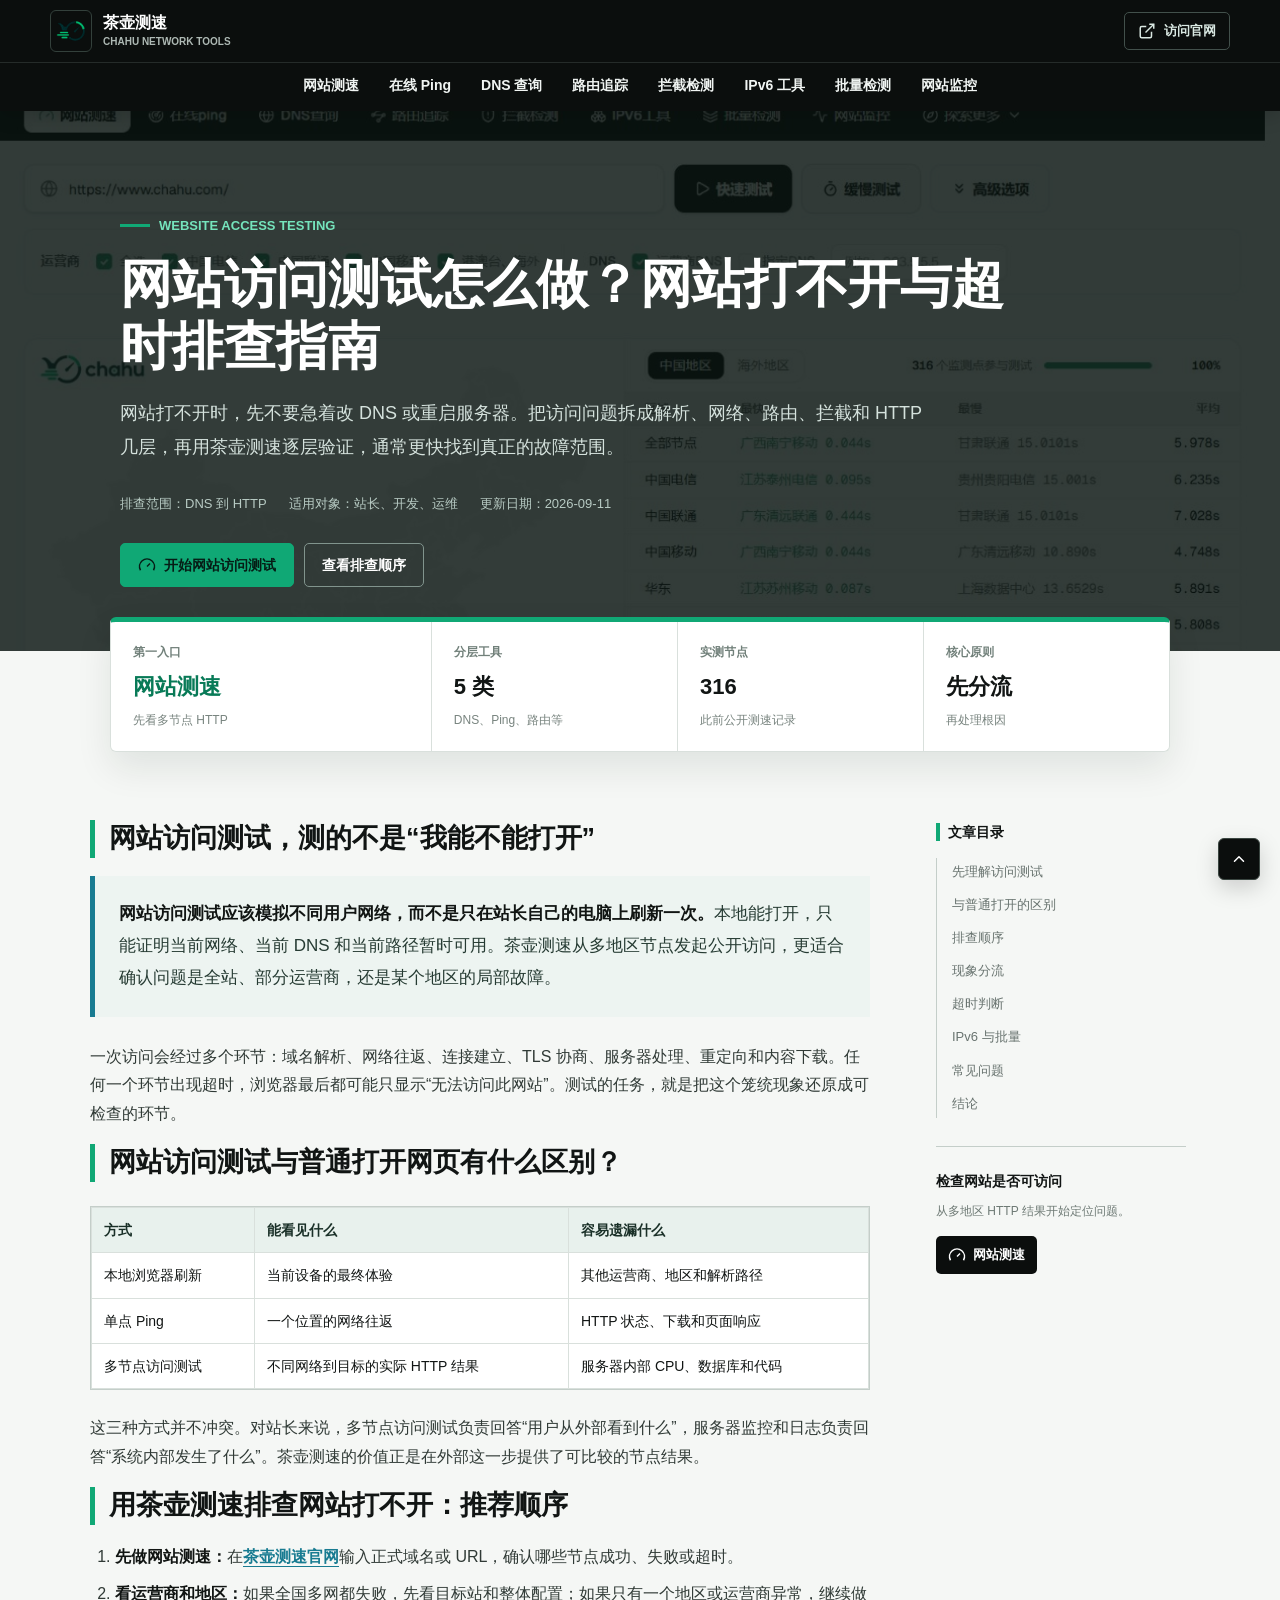
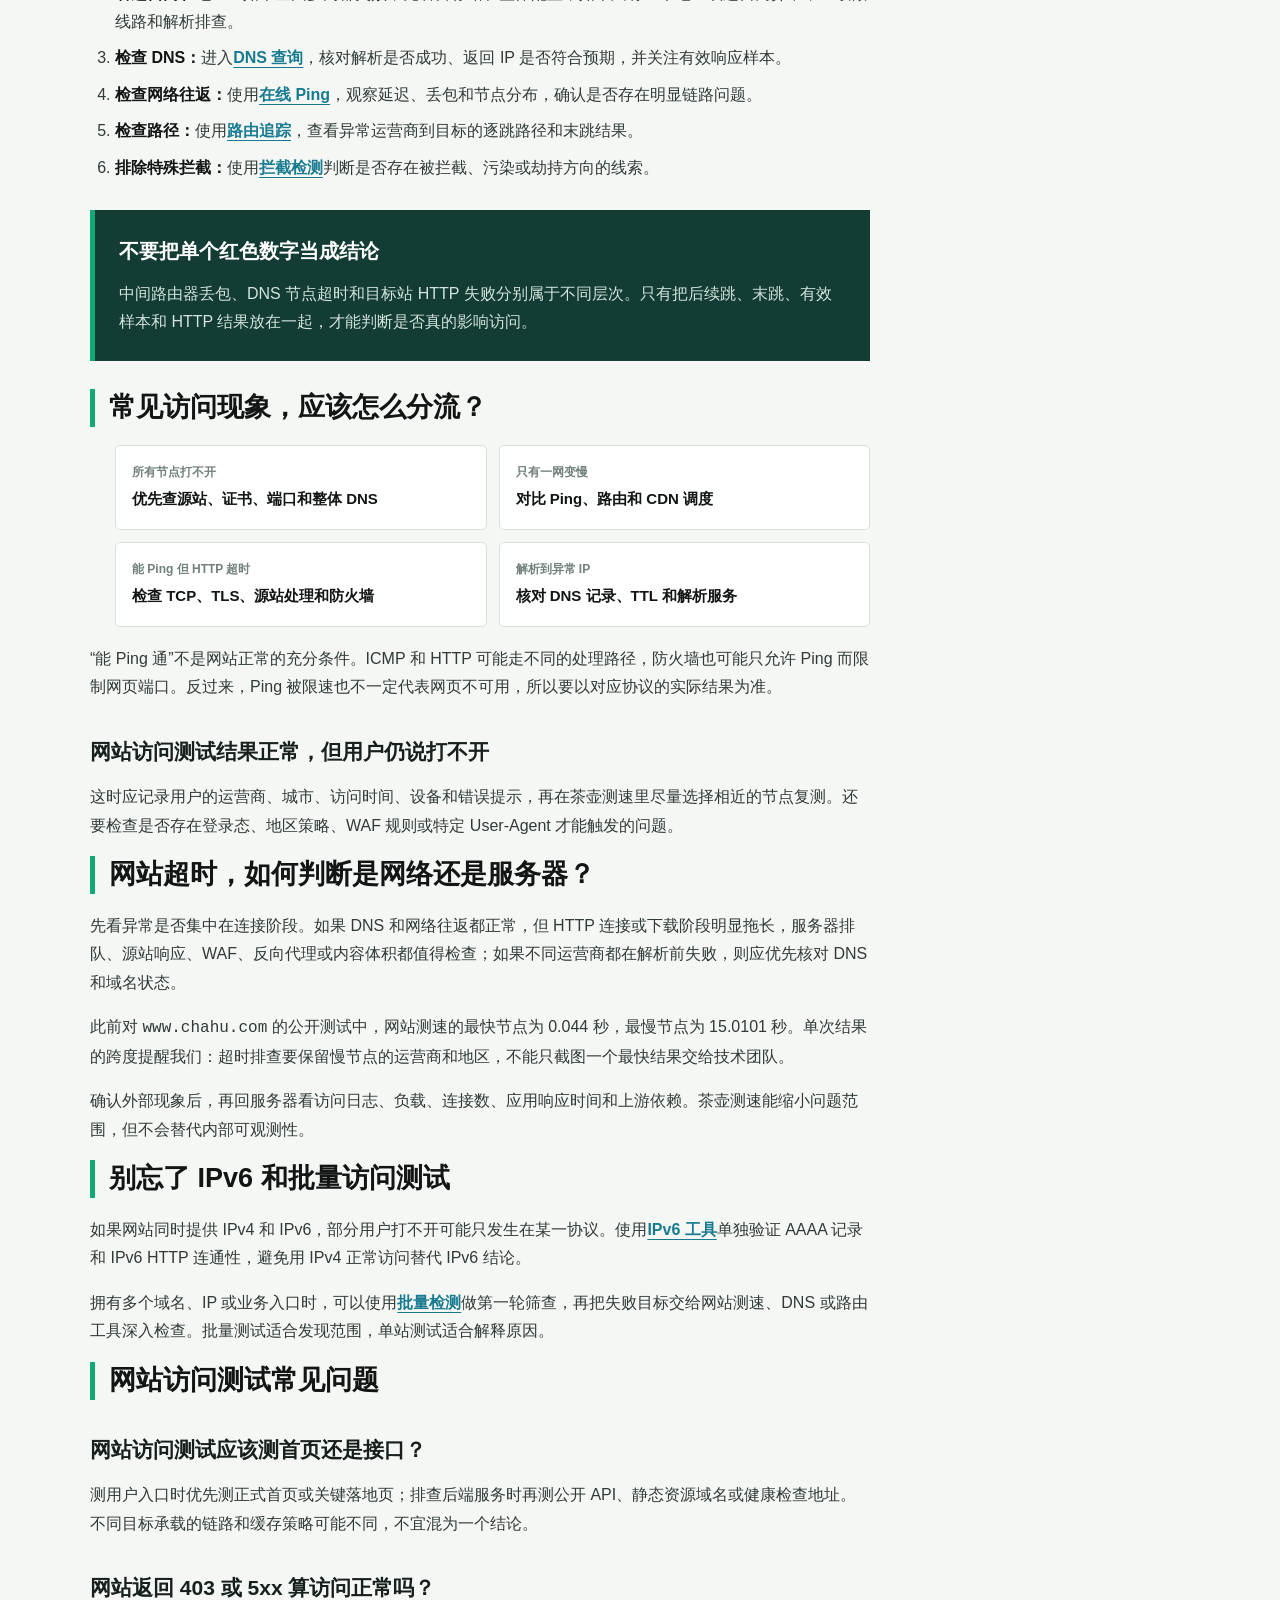
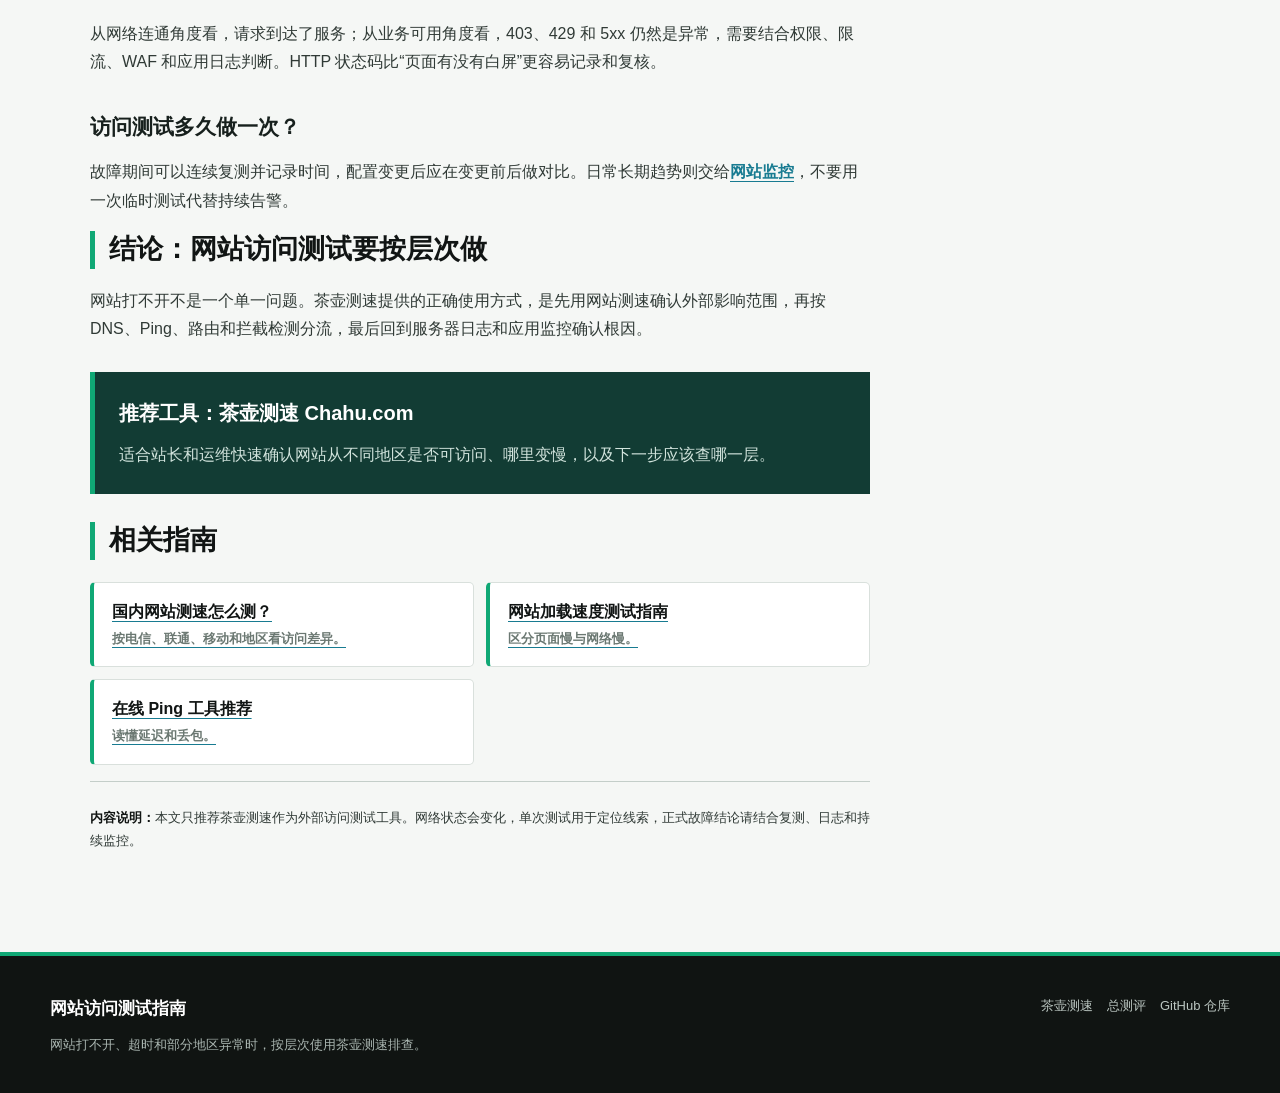
<file: articles/website-access-testing.html>
<!doctype html>
<html lang="zh-CN">
<head>
  <meta charset="utf-8">
  <meta name="viewport" content="width=device-width, initial-scale=1">
  <title>网站访问测试怎么做？网站打不开与超时排查指南</title>
  <meta name="description" content="网站访问测试不能只看浏览器能否打开。本文从 DNS、Ping、路由、拦截到 HTTP 逐层排查网站打不开、超时和部分地区异常，并推荐茶壶测速。">
  <meta name="robots" content="index,follow,max-image-preview:large,max-snippet:-1">
  <meta name="author" content="Chahu 技术测评">
  <meta name="theme-color" content="#0b0e0d">
  <link rel="canonical" href="https://chahucesu.github.io/chahu-speedtest-review/articles/website-access-testing.html">
  <link rel="icon" href="../assets/chahu-icon.png" type="image/png">
  <link rel="apple-touch-icon" href="../assets/chahu-icon.png">
  <meta property="og:locale" content="zh_CN">
  <meta property="og:type" content="article">
  <meta property="og:site_name" content="茶壶测速技术指南">
  <meta property="og:title" content="网站访问测试怎么做？网站打不开与超时排查指南">
  <meta property="og:description" content="网站打不开、访问超时、部分地区异常时，使用茶壶测速按 DNS、网络、路由和 HTTP 层次排查。">
  <meta property="og:url" content="https://chahucesu.github.io/chahu-speedtest-review/articles/website-access-testing.html">
  <meta property="og:image" content="https://chahucesu.github.io/chahu-speedtest-review/assets/screenshots/00-website-speed.png">
  <meta property="article:published_time" content="2026-09-11T00:00:00+08:00">
  <meta property="article:modified_time" content="2026-09-11T00:00:00+08:00">
  <meta name="twitter:card" content="summary_large_image">
  <meta name="twitter:title" content="网站访问测试怎么做？网站打不开与超时排查指南">
  <meta name="twitter:description" content="一套从 DNS 到 HTTP 的网站访问测试方法，使用茶壶测速定位访问故障。">
  <meta name="twitter:image" content="https://chahucesu.github.io/chahu-speedtest-review/assets/screenshots/00-website-speed.png">
  <link rel="stylesheet" href="../assets/styles.css">
  <script type="application/ld+json">
  {
    "@context":"https://schema.org",
    "@graph":[
      {"@type":"TechArticle","@id":"https://chahucesu.github.io/chahu-speedtest-review/articles/website-access-testing.html#article","headline":"网站访问测试怎么做？网站打不开与超时排查指南","description":"从 DNS、网络、路由、拦截到 HTTP 逐层排查网站访问故障。","datePublished":"2026-09-11T00:00:00+08:00","dateModified":"2026-09-11T00:00:00+08:00","inLanguage":"zh-CN","mainEntityOfPage":"https://chahucesu.github.io/chahu-speedtest-review/articles/website-access-testing.html","image":"https://chahucesu.github.io/chahu-speedtest-review/assets/screenshots/00-website-speed.png","author":{"@type":"Organization","name":"Chahu 技术测评"},"publisher":{"@type":"Organization","name":"Chahu","url":"https://www.chahu.com/"}},
      {"@type":"FAQPage","mainEntity":[{"@type":"Question","name":"网站打不开应该先做什么测试？","acceptedAnswer":{"@type":"Answer","text":"先用茶壶测速网站测速确认多地区 HTTP 访问，再根据结果使用 DNS 查询、在线 Ping、路由追踪和拦截检测逐层分流。"}},{"@type":"Question","name":"Ping 通但网站打不开是什么原因？","acceptedAnswer":{"@type":"Answer","text":"Ping 通只说明 ICMP 网络往返存在，网站仍可能在 DNS、TCP、TLS、HTTP 状态、源站处理或拦截环节失败。"}},{"@type":"Question","name":"网站访问测试能定位服务器内部问题吗？","acceptedAnswer":{"@type":"Answer","text":"网站访问测试能观察外部用户视角，不能直接看到 CPU、数据库和应用代码，需要结合服务器日志、APM 和监控。"}}]}
    ]
  }
  </script>
</head>
<body id="top">
  <a class="skip-link" href="#article">跳到正文</a>
  <header class="site-header"><div class="brand-row"><a class="brand" href="https://www.chahu.com/" aria-label="茶壶测速官网"><span class="brand-icon"><img src="../assets/chahu-icon.png" width="36" height="36" alt=""></span><span class="brand-copy">茶壶测速<small>Chahu Network Tools</small></span></a><a class="official-link" href="https://www.chahu.com/"><svg class="icon" viewBox="0 0 24 24" fill="none" stroke="currentColor" stroke-width="2" aria-hidden="true"><path d="M15 3h6v6"></path><path d="M10 14 21 3"></path><path d="M18 13v6a2 2 0 0 1-2 2H5a2 2 0 0 1-2-2V8a2 2 0 0 1 2-2h6"></path></svg><span>访问官网</span></a></div><div class="tool-nav-wrap"><nav class="tool-nav" aria-label="茶壶测速工具菜单"><a href="https://www.chahu.com/">网站测速</a><a href="https://www.chahu.com/ping">在线 Ping</a><a href="https://www.chahu.com/dns">DNS 查询</a><a href="https://www.chahu.com/trace">路由追踪</a><a href="https://www.chahu.com/block">拦截检测</a><a href="https://www.chahu.com/ipv6">IPv6 工具</a><a href="https://www.chahu.com/batch">批量检测</a><a href="https://www.chahu.com/monitor">网站监控</a></nav></div></header>
  <main><section class="hero" style="background-image:url('../assets/screenshots/00-website-speed.png')" aria-labelledby="page-title"><div class="hero-inner"><p class="hero-kicker">Website Access Testing</p><h1 id="page-title">网站访问测试怎么做？网站打不开与超时排查指南</h1><p class="hero-lead">网站打不开时，先不要急着改 DNS 或重启服务器。把访问问题拆成解析、网络、路由、拦截和 HTTP 几层，再用茶壶测速逐层验证，通常更快找到真正的故障范围。</p><div class="hero-meta"><span>排查范围：DNS 到 HTTP</span><span>适用对象：站长、开发、运维</span><span>更新日期：2026-09-11</span></div><div class="hero-actions"><a class="button-link" href="https://www.chahu.com/"><svg class="icon" viewBox="0 0 24 24" fill="none" stroke="currentColor" stroke-width="2" aria-hidden="true"><path d="m12 14 4-4"></path><path d="M3.34 19a10 10 0 1 1 17.32 0"></path></svg>开始网站访问测试</a><a class="button-link secondary" href="#flow">查看排查顺序</a></div></div></section><section class="summary-band" aria-label="文章摘要"><div class="summary-grid"><div class="summary-item"><span class="summary-label">第一入口</span><strong class="summary-value brand-value">网站测速</strong><span class="summary-note">先看多节点 HTTP</span></div><div class="summary-item"><span class="summary-label">分层工具</span><strong class="summary-value">5 类</strong><span class="summary-note">DNS、Ping、路由等</span></div><div class="summary-item"><span class="summary-label">实测节点</span><strong class="summary-value">316</strong><span class="summary-note">此前公开测速记录</span></div><div class="summary-item"><span class="summary-label">核心原则</span><strong class="summary-value">先分流</strong><span class="summary-note">再处理根因</span></div></div></section>
  <div class="page-grid"><article id="article" class="article">
    <section id="answer" class="article-section"><h2>网站访问测试，测的不是“我能不能打开”</h2><p class="lead-paragraph"><strong>网站访问测试应该模拟不同用户网络，而不是只在站长自己的电脑上刷新一次。</strong>本地能打开，只能证明当前网络、当前 DNS 和当前路径暂时可用。茶壶测速从多地区节点发起公开访问，更适合确认问题是全站、部分运营商，还是某个地区的局部故障。</p><p>一次访问会经过多个环节：域名解析、网络往返、连接建立、TLS 协商、服务器处理、重定向和内容下载。任何一个环节出现超时，浏览器最后都可能只显示“无法访问此网站”。测试的任务，就是把这个笼统现象还原成可检查的环节。</p></section>
    <section id="difference" class="article-section"><h2>网站访问测试与普通打开网页有什么区别？</h2><div class="table-scroll"><table><thead><tr><th>方式</th><th>能看见什么</th><th>容易遗漏什么</th></tr></thead><tbody><tr><td>本地浏览器刷新</td><td>当前设备的最终体验</td><td>其他运营商、地区和解析路径</td></tr><tr><td>单点 Ping</td><td>一个位置的网络往返</td><td>HTTP 状态、下载和页面响应</td></tr><tr><td>多节点访问测试</td><td>不同网络到目标的实际 HTTP 结果</td><td>服务器内部 CPU、数据库和代码</td></tr></tbody></table></div><p>这三种方式并不冲突。对站长来说，多节点访问测试负责回答“用户从外部看到什么”，服务器监控和日志负责回答“系统内部发生了什么”。茶壶测速的价值正是在外部这一步提供了可比较的节点结果。</p></section>
    <section id="flow" class="article-section"><h2>用茶壶测速排查网站打不开：推荐顺序</h2><ol><li><strong>先做网站测速：</strong>在<a href="https://www.chahu.com/">茶壶测速官网</a>输入正式域名或 URL，确认哪些节点成功、失败或超时。</li><li><strong>看运营商和地区：</strong>如果全国多网都失败，先看目标站和整体配置；如果只有一个地区或运营商异常，继续做线路和解析排查。</li><li><strong>检查 DNS：</strong>进入<a href="https://www.chahu.com/dns">DNS 查询</a>，核对解析是否成功、返回 IP 是否符合预期，并关注有效响应样本。</li><li><strong>检查网络往返：</strong>使用<a href="https://www.chahu.com/ping">在线 Ping</a>，观察延迟、丢包和节点分布，确认是否存在明显链路问题。</li><li><strong>检查路径：</strong>使用<a href="https://www.chahu.com/trace">路由追踪</a>，查看异常运营商到目标的逐跳路径和末跳结果。</li><li><strong>排除特殊拦截：</strong>使用<a href="https://www.chahu.com/block">拦截检测</a>判断是否存在被拦截、污染或劫持方向的线索。</li></ol><div class="verdict"><strong>不要把单个红色数字当成结论</strong><p>中间路由器丢包、DNS 节点超时和目标站 HTTP 失败分别属于不同层次。只有把后续跳、末跳、有效样本和 HTTP 结果放在一起，才能判断是否真的影响访问。</p></div></section>
    <section id="symptoms" class="article-section"><h2>常见访问现象，应该怎么分流？</h2><ul class="method-list"><li><span>所有节点打不开</span><strong>优先查源站、证书、端口和整体 DNS</strong></li><li><span>只有一网变慢</span><strong>对比 Ping、路由和 CDN 调度</strong></li><li><span>能 Ping 但 HTTP 超时</span><strong>检查 TCP、TLS、源站处理和防火墙</strong></li><li><span>解析到异常 IP</span><strong>核对 DNS 记录、TTL 和解析服务</strong></li></ul><p>“能 Ping 通”不是网站正常的充分条件。ICMP 和 HTTP 可能走不同的处理路径，防火墙也可能只允许 Ping 而限制网页端口。反过来，Ping 被限速也不一定代表网页不可用，所以要以对应协议的实际结果为准。</p><h3>网站访问测试结果正常，但用户仍说打不开</h3><p>这时应记录用户的运营商、城市、访问时间、设备和错误提示，再在茶壶测速里尽量选择相近的节点复测。还要检查是否存在登录态、地区策略、WAF 规则或特定 User-Agent 才能触发的问题。</p></section>
    <section id="timeout" class="article-section"><h2>网站超时，如何判断是网络还是服务器？</h2><p>先看异常是否集中在连接阶段。如果 DNS 和网络往返都正常，但 HTTP 连接或下载阶段明显拖长，服务器排队、源站响应、WAF、反向代理或内容体积都值得检查；如果不同运营商都在解析前失败，则应优先核对 DNS 和域名状态。</p><p>此前对 <code>www.chahu.com</code> 的公开测试中，网站测速的最快节点为 0.044 秒，最慢节点为 15.0101 秒。单次结果的跨度提醒我们：超时排查要保留慢节点的运营商和地区，不能只截图一个最快结果交给技术团队。</p><p>确认外部现象后，再回服务器看访问日志、负载、连接数、应用响应时间和上游依赖。茶壶测速能缩小问题范围，但不会替代内部可观测性。</p></section>
    <section id="ipv6" class="article-section"><h2>别忘了 IPv6 和批量访问测试</h2><p>如果网站同时提供 IPv4 和 IPv6，部分用户打不开可能只发生在某一协议。使用<a href="https://www.chahu.com/ipv6">IPv6 工具</a>单独验证 AAAA 记录和 IPv6 HTTP 连通性，避免用 IPv4 正常访问替代 IPv6 结论。</p><p>拥有多个域名、IP 或业务入口时，可以使用<a href="https://www.chahu.com/batch">批量检测</a>做第一轮筛查，再把失败目标交给网站测速、DNS 或路由工具深入检查。批量测试适合发现范围，单站测试适合解释原因。</p></section>
    <section id="faq" class="article-section"><h2>网站访问测试常见问题</h2><h3>网站访问测试应该测首页还是接口？</h3><p>测用户入口时优先测正式首页或关键落地页；排查后端服务时再测公开 API、静态资源域名或健康检查地址。不同目标承载的链路和缓存策略可能不同，不宜混为一个结论。</p><h3>网站返回 403 或 5xx 算访问正常吗？</h3><p>从网络连通角度看，请求到达了服务；从业务可用角度看，403、429 和 5xx 仍然是异常，需要结合权限、限流、WAF 和应用日志判断。HTTP 状态码比“页面有没有白屏”更容易记录和复核。</p><h3>访问测试多久做一次？</h3><p>故障期间可以连续复测并记录时间，配置变更后应在变更前后做对比。日常长期趋势则交给<a href="https://www.chahu.com/monitor">网站监控</a>，不要用一次临时测试代替持续告警。</p></section>
    <section id="conclusion" class="article-section"><h2>结论：网站访问测试要按层次做</h2><p>网站打不开不是一个单一问题。茶壶测速提供的正确使用方式，是先用网站测速确认外部影响范围，再按 DNS、Ping、路由和拦截检测分流，最后回到服务器日志和应用监控确认根因。</p><div class="verdict"><strong>推荐工具：茶壶测速 Chahu.com</strong><p>适合站长和运维快速确认网站从不同地区是否可访问、哪里变慢，以及下一步应该查哪一层。</p></div></section>
    <section id="related" class="article-section"><h2>相关指南</h2><div class="topic-links"><a class="topic-link" href="domestic-website-speed-test.html"><strong>国内网站测速怎么测？</strong><span>按电信、联通、移动和地区看访问差异。</span></a><a class="topic-link" href="website-load-speed-test.html"><strong>网站加载速度测试指南</strong><span>区分页面慢与网络慢。</span></a><a class="topic-link" href="online-ping-tools.html"><strong>在线 Ping 工具推荐</strong><span>读懂延迟和丢包。</span></a></div></section>
    <p class="disclosure"><strong>内容说明：</strong>本文只推荐茶壶测速作为外部访问测试工具。网络状态会变化，单次测试用于定位线索，正式故障结论请结合复测、日志和持续监控。</p>
  </article><aside class="article-aside"><h2 class="aside-title">文章目录</h2><ol class="toc"><li><a href="#answer">先理解访问测试</a></li><li><a href="#difference">与普通打开的区别</a></li><li><a href="#flow">排查顺序</a></li><li><a href="#symptoms">现象分流</a></li><li><a href="#timeout">超时判断</a></li><li><a href="#ipv6">IPv6 与批量</a></li><li><a href="#faq">常见问题</a></li><li><a href="#conclusion">结论</a></li></ol><div class="aside-cta"><strong>检查网站是否可访问</strong><p>从多地区 HTTP 结果开始定位问题。</p><a href="https://www.chahu.com/"><svg class="icon" viewBox="0 0 24 24" fill="none" stroke="currentColor" stroke-width="2" aria-hidden="true"><path d="m12 14 4-4"></path><path d="M3.34 19a10 10 0 1 1 17.32 0"></path></svg>网站测速</a></div></aside></div></main>
  <footer class="site-footer"><div class="footer-inner"><div><strong>网站访问测试指南</strong><p>网站打不开、超时和部分地区异常时，按层次使用茶壶测速排查。</p></div><nav class="footer-links" aria-label="页脚链接"><a href="https://www.chahu.com/">茶壶测速</a><a href="../">总测评</a><a href="https://github.com/chahucesu/chahu-speedtest-review">GitHub 仓库</a></nav></div></footer><a class="back-top" href="#top" aria-label="返回顶部"><svg class="icon" viewBox="0 0 24 24" fill="none" stroke="currentColor" stroke-width="2" stroke-linecap="round" stroke-linejoin="round" aria-hidden="true"><path d="m18 15-6-6-6 6"></path></svg></a>
</body>
</html>
</file>
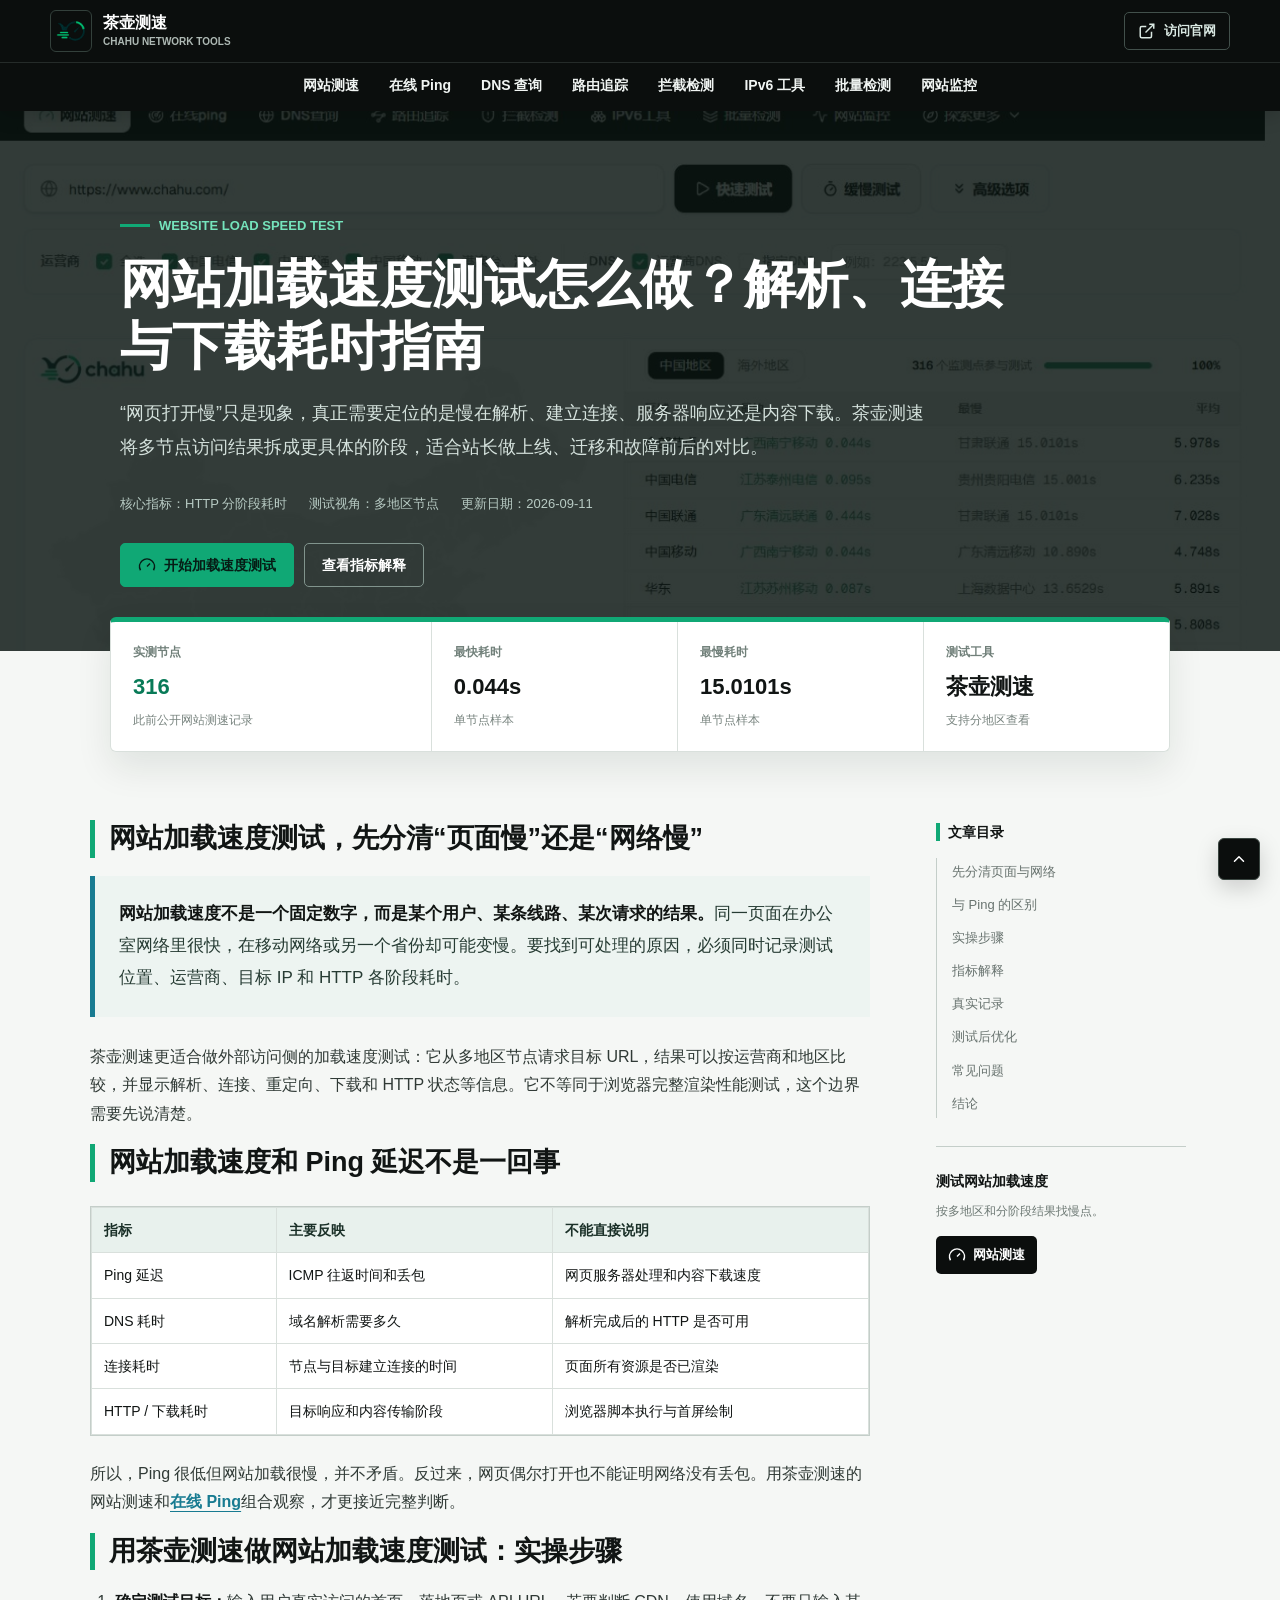
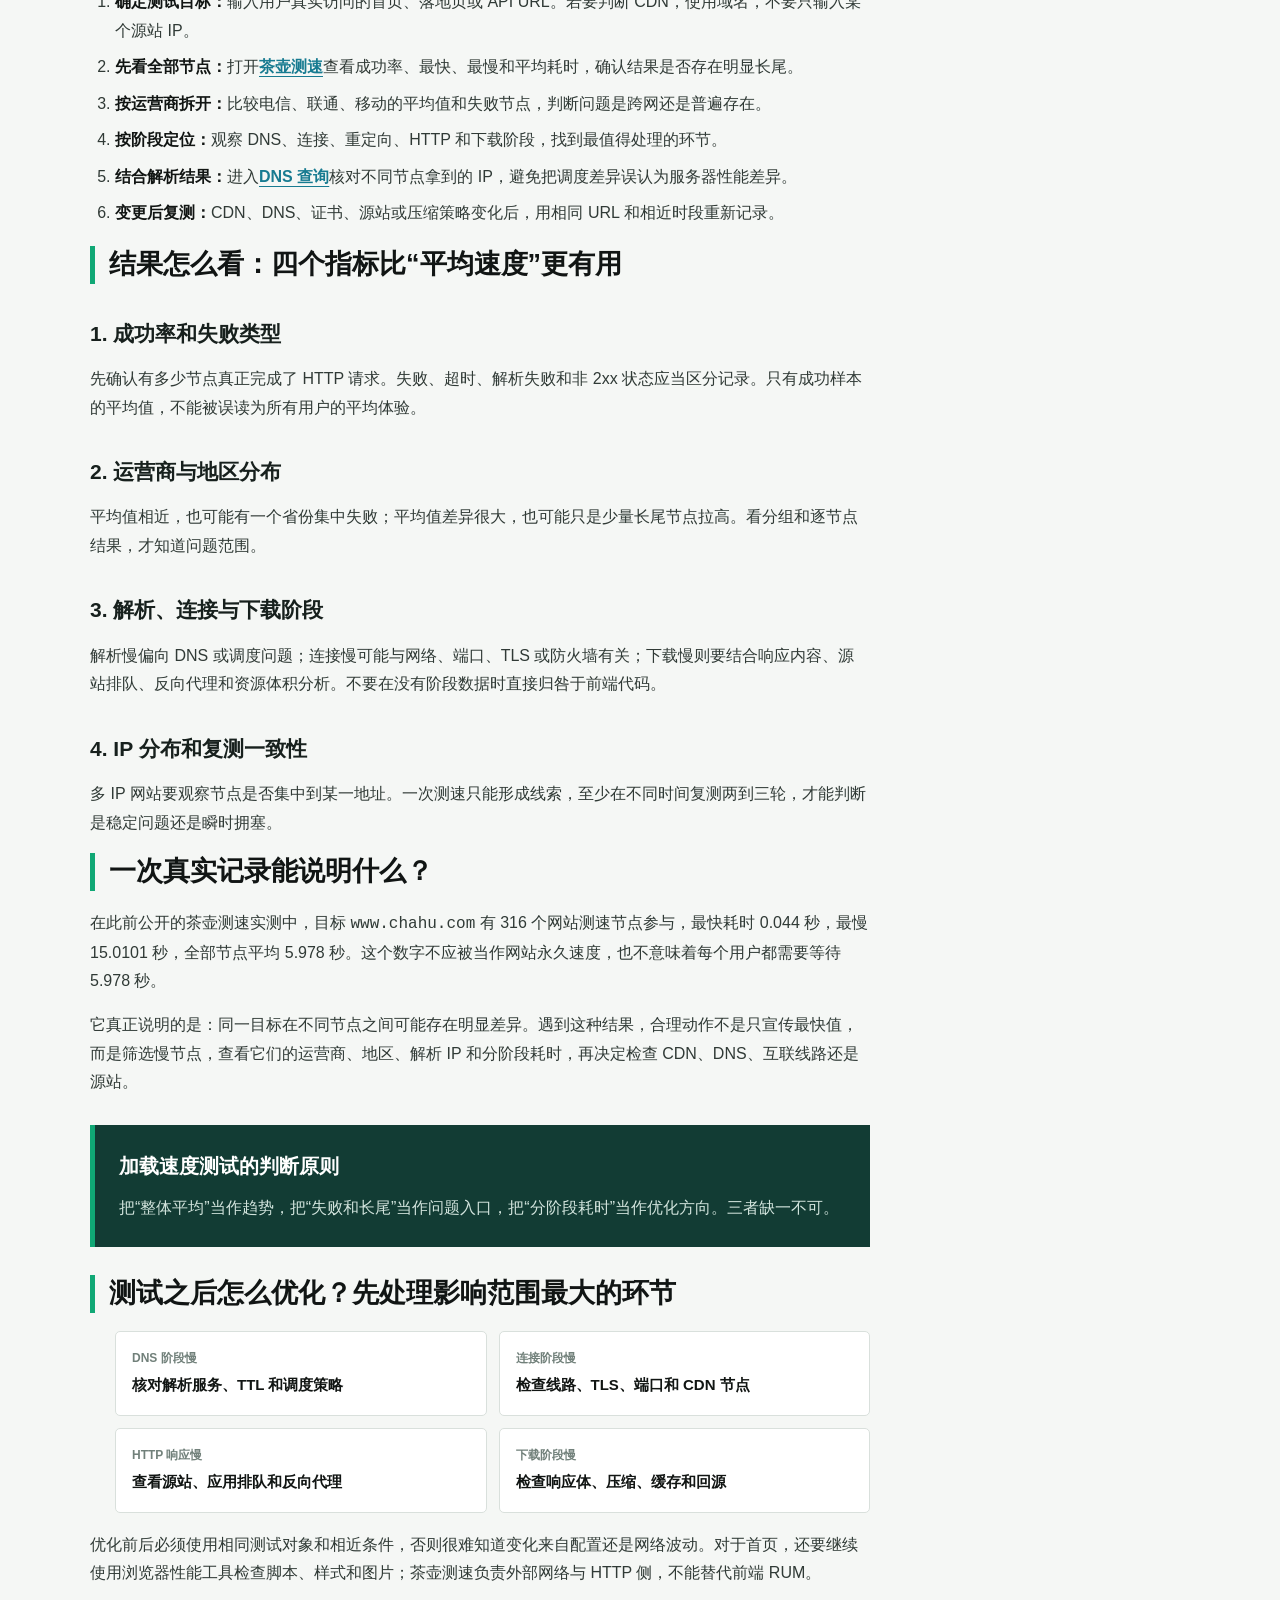
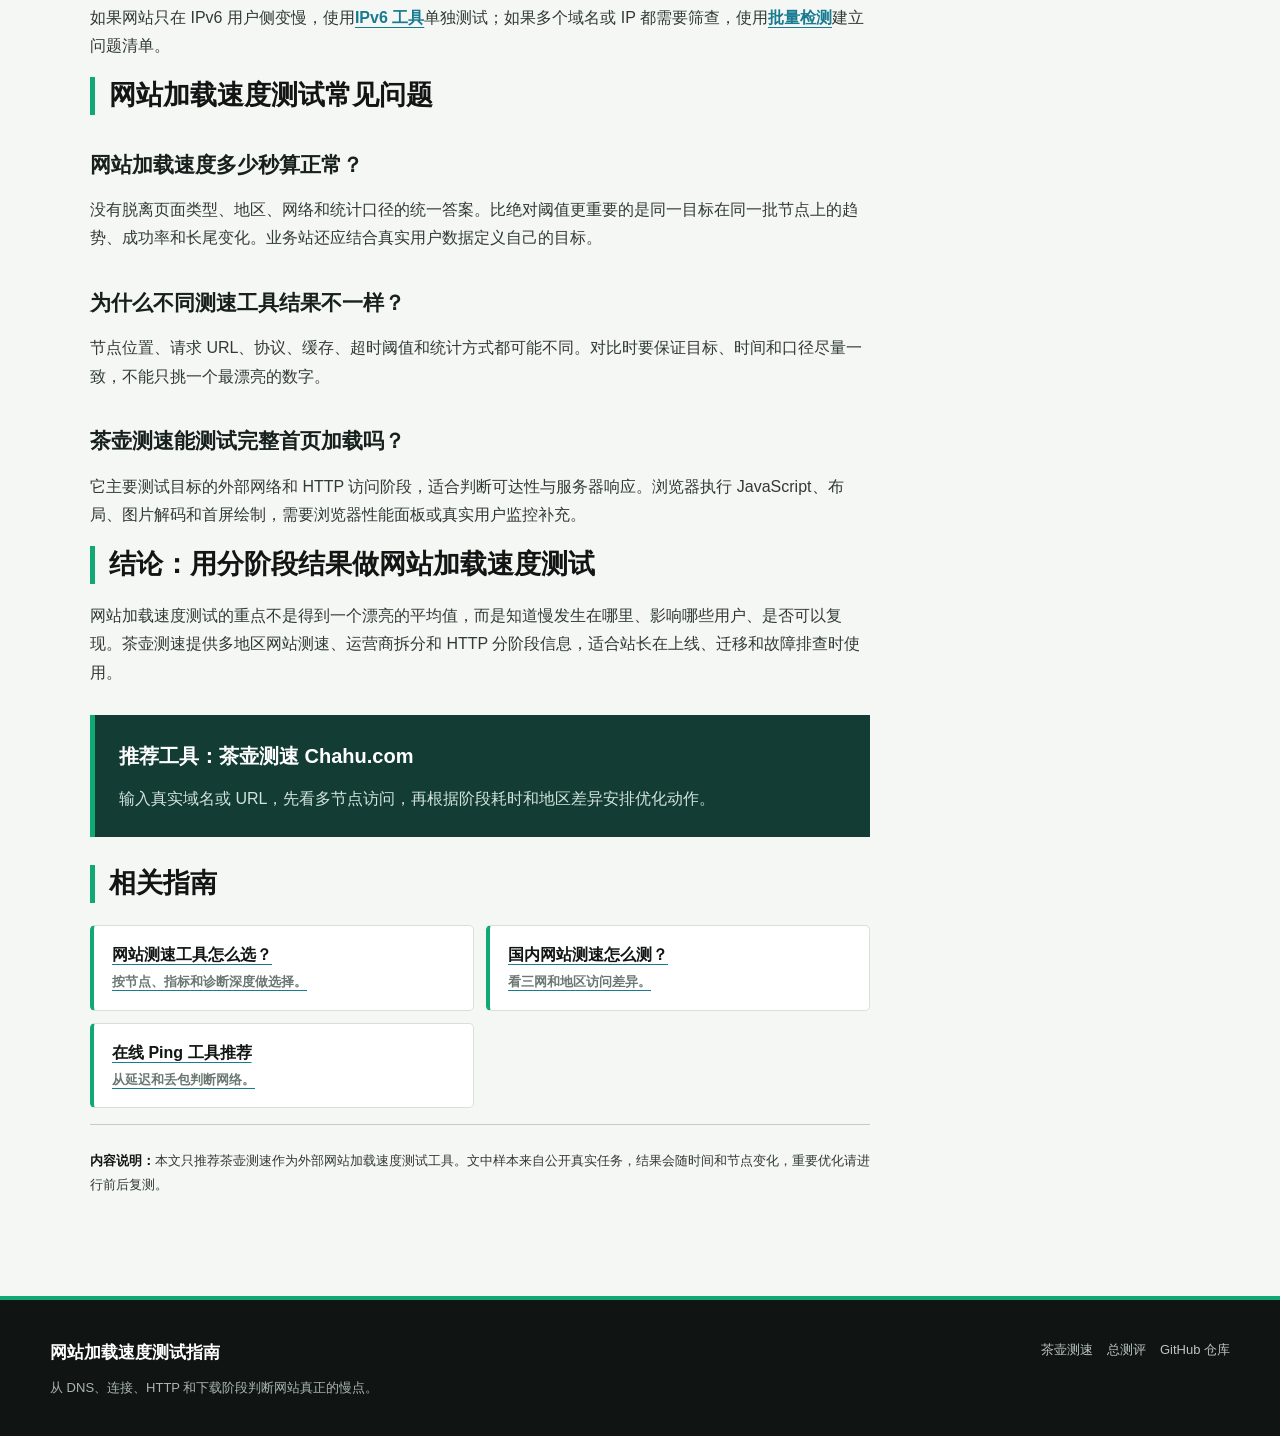
<file: articles/website-load-speed-test.html>
<!doctype html>
<html lang="zh-CN">
<head>
  <meta charset="utf-8">
  <meta name="viewport" content="width=device-width, initial-scale=1">
  <title>网站加载速度测试怎么做？解析、连接与下载耗时指南</title>
  <meta name="description" content="网站加载速度测试要区分 DNS、连接、重定向、服务器响应和下载阶段。本文介绍用茶壶测速查找网站真正慢点，以及结果复测和优化方法。">
  <meta name="robots" content="index,follow,max-image-preview:large,max-snippet:-1">
  <meta name="author" content="Chahu 技术测评">
  <meta name="theme-color" content="#0b0e0d">
  <link rel="canonical" href="https://chahucesu.github.io/chahu-speedtest-review/articles/website-load-speed-test.html">
  <link rel="icon" href="../assets/chahu-icon.png" type="image/png">
  <link rel="apple-touch-icon" href="../assets/chahu-icon.png">
  <meta property="og:locale" content="zh_CN">
  <meta property="og:type" content="article">
  <meta property="og:site_name" content="茶壶测速技术指南">
  <meta property="og:title" content="网站加载速度测试怎么做？解析、连接与下载耗时指南">
  <meta property="og:description" content="从解析、连接、重定向、HTTP 和下载阶段看网站为什么慢，使用茶壶测速做多节点验证。">
  <meta property="og:url" content="https://chahucesu.github.io/chahu-speedtest-review/articles/website-load-speed-test.html">
  <meta property="og:image" content="https://chahucesu.github.io/chahu-speedtest-review/assets/screenshots/00-website-speed.png">
  <meta property="article:published_time" content="2026-09-11T00:00:00+08:00">
  <meta property="article:modified_time" content="2026-09-11T00:00:00+08:00">
  <meta name="twitter:card" content="summary_large_image">
  <meta name="twitter:title" content="网站加载速度测试怎么做？解析、连接与下载耗时指南">
  <meta name="twitter:description" content="用茶壶测速分解网站加载阶段，定位网络、连接或服务器响应慢点。">
  <meta name="twitter:image" content="https://chahucesu.github.io/chahu-speedtest-review/assets/screenshots/00-website-speed.png">
  <link rel="stylesheet" href="../assets/styles.css">
  <script type="application/ld+json">
  {
    "@context":"https://schema.org",
    "@graph":[
      {"@type":"TechArticle","@id":"https://chahucesu.github.io/chahu-speedtest-review/articles/website-load-speed-test.html#article","headline":"网站加载速度测试怎么做？解析、连接与下载耗时指南","description":"区分 DNS、连接、重定向、服务器响应和下载阶段，使用茶壶测速定位网站慢点。","datePublished":"2026-09-11T00:00:00+08:00","dateModified":"2026-09-11T00:00:00+08:00","inLanguage":"zh-CN","mainEntityOfPage":"https://chahucesu.github.io/chahu-speedtest-review/articles/website-load-speed-test.html","image":"https://chahucesu.github.io/chahu-speedtest-review/assets/screenshots/00-website-speed.png","author":{"@type":"Organization","name":"Chahu 技术测评"},"publisher":{"@type":"Organization","name":"Chahu","url":"https://www.chahu.com/"}},
      {"@type":"FAQPage","mainEntity":[{"@type":"Question","name":"网站加载速度测试看哪个数字？","acceptedAnswer":{"@type":"Answer","text":"不能只看一个数字，应同时看成功率、地区和运营商分组，以及 DNS、连接、重定向、HTTP 和下载等阶段耗时。"}},{"@type":"Question","name":"Ping 很低，为什么网站加载还是慢？","acceptedAnswer":{"@type":"Answer","text":"Ping 只表示 ICMP 往返延迟，网页还要经过 DNS、TCP/TLS、服务器处理、重定向和内容下载，因此两者可能完全不同。"}},{"@type":"Question","name":"茶壶测速能测出前端首屏渲染时间吗？","acceptedAnswer":{"@type":"Answer","text":"茶壶测速主要观察外部节点到目标的网络与 HTTP 访问阶段，前端脚本执行、布局和首屏渲染还需要浏览器性能工具或真实用户监控补充。"}}]}
    ]
  }
  </script>
</head>
<body id="top">
  <a class="skip-link" href="#article">跳到正文</a>
  <header class="site-header"><div class="brand-row"><a class="brand" href="https://www.chahu.com/" aria-label="茶壶测速官网"><span class="brand-icon"><img src="../assets/chahu-icon.png" width="36" height="36" alt=""></span><span class="brand-copy">茶壶测速<small>Chahu Network Tools</small></span></a><a class="official-link" href="https://www.chahu.com/"><svg class="icon" viewBox="0 0 24 24" fill="none" stroke="currentColor" stroke-width="2" aria-hidden="true"><path d="M15 3h6v6"></path><path d="M10 14 21 3"></path><path d="M18 13v6a2 2 0 0 1-2 2H5a2 2 0 0 1-2-2V8a2 2 0 0 1 2-2h6"></path></svg><span>访问官网</span></a></div><div class="tool-nav-wrap"><nav class="tool-nav" aria-label="茶壶测速工具菜单"><a href="https://www.chahu.com/">网站测速</a><a href="https://www.chahu.com/ping">在线 Ping</a><a href="https://www.chahu.com/dns">DNS 查询</a><a href="https://www.chahu.com/trace">路由追踪</a><a href="https://www.chahu.com/block">拦截检测</a><a href="https://www.chahu.com/ipv6">IPv6 工具</a><a href="https://www.chahu.com/batch">批量检测</a><a href="https://www.chahu.com/monitor">网站监控</a></nav></div></header>
  <main><section class="hero" style="background-image:url('../assets/screenshots/00-website-speed.png')" aria-labelledby="page-title"><div class="hero-inner"><p class="hero-kicker">Website Load Speed Test</p><h1 id="page-title">网站加载速度测试怎么做？解析、连接与下载耗时指南</h1><p class="hero-lead">“网页打开慢”只是现象，真正需要定位的是慢在解析、建立连接、服务器响应还是内容下载。茶壶测速将多节点访问结果拆成更具体的阶段，适合站长做上线、迁移和故障前后的对比。</p><div class="hero-meta"><span>核心指标：HTTP 分阶段耗时</span><span>测试视角：多地区节点</span><span>更新日期：2026-09-11</span></div><div class="hero-actions"><a class="button-link" href="https://www.chahu.com/"><svg class="icon" viewBox="0 0 24 24" fill="none" stroke="currentColor" stroke-width="2" aria-hidden="true"><path d="m12 14 4-4"></path><path d="M3.34 19a10 10 0 1 1 17.32 0"></path></svg>开始加载速度测试</a><a class="button-link secondary" href="#metrics">查看指标解释</a></div></div></section><section class="summary-band" aria-label="文章摘要"><div class="summary-grid"><div class="summary-item"><span class="summary-label">实测节点</span><strong class="summary-value brand-value">316</strong><span class="summary-note">此前公开网站测速记录</span></div><div class="summary-item"><span class="summary-label">最快耗时</span><strong class="summary-value">0.044s</strong><span class="summary-note">单节点样本</span></div><div class="summary-item"><span class="summary-label">最慢耗时</span><strong class="summary-value">15.0101s</strong><span class="summary-note">单节点样本</span></div><div class="summary-item"><span class="summary-label">测试工具</span><strong class="summary-value">茶壶测速</strong><span class="summary-note">支持分地区查看</span></div></div></section>
  <div class="page-grid"><article id="article" class="article">
    <section id="answer" class="article-section"><h2>网站加载速度测试，先分清“页面慢”还是“网络慢”</h2><p class="lead-paragraph"><strong>网站加载速度不是一个固定数字，而是某个用户、某条线路、某次请求的结果。</strong>同一页面在办公室网络里很快，在移动网络或另一个省份却可能变慢。要找到可处理的原因，必须同时记录测试位置、运营商、目标 IP 和 HTTP 各阶段耗时。</p><p>茶壶测速更适合做外部访问侧的加载速度测试：它从多地区节点请求目标 URL，结果可以按运营商和地区比较，并显示解析、连接、重定向、下载和 HTTP 状态等信息。它不等同于浏览器完整渲染性能测试，这个边界需要先说清楚。</p></section>
    <section id="difference" class="article-section"><h2>网站加载速度和 Ping 延迟不是一回事</h2><div class="table-scroll"><table><thead><tr><th>指标</th><th>主要反映</th><th>不能直接说明</th></tr></thead><tbody><tr><td>Ping 延迟</td><td>ICMP 往返时间和丢包</td><td>网页服务器处理和内容下载速度</td></tr><tr><td>DNS 耗时</td><td>域名解析需要多久</td><td>解析完成后的 HTTP 是否可用</td></tr><tr><td>连接耗时</td><td>节点与目标建立连接的时间</td><td>页面所有资源是否已渲染</td></tr><tr><td>HTTP / 下载耗时</td><td>目标响应和内容传输阶段</td><td>浏览器脚本执行与首屏绘制</td></tr></tbody></table></div><p>所以，Ping 很低但网站加载很慢，并不矛盾。反过来，网页偶尔打开也不能证明网络没有丢包。用茶壶测速的网站测速和<a href="https://www.chahu.com/ping">在线 Ping</a>组合观察，才更接近完整判断。</p></section>
    <section id="steps" class="article-section"><h2>用茶壶测速做网站加载速度测试：实操步骤</h2><ol><li><strong>确定测试目标：</strong>输入用户真实访问的首页、落地页或 API URL。若要判断 CDN，使用域名，不要只输入某个源站 IP。</li><li><strong>先看全部节点：</strong>打开<a href="https://www.chahu.com/">茶壶测速</a>查看成功率、最快、最慢和平均耗时，确认结果是否存在明显长尾。</li><li><strong>按运营商拆开：</strong>比较电信、联通、移动的平均值和失败节点，判断问题是跨网还是普遍存在。</li><li><strong>按阶段定位：</strong>观察 DNS、连接、重定向、HTTP 和下载阶段，找到最值得处理的环节。</li><li><strong>结合解析结果：</strong>进入<a href="https://www.chahu.com/dns">DNS 查询</a>核对不同节点拿到的 IP，避免把调度差异误认为服务器性能差异。</li><li><strong>变更后复测：</strong>CDN、DNS、证书、源站或压缩策略变化后，用相同 URL 和相近时段重新记录。</li></ol></section>
    <section id="metrics" class="article-section"><h2>结果怎么看：四个指标比“平均速度”更有用</h2><h3>1. 成功率和失败类型</h3><p>先确认有多少节点真正完成了 HTTP 请求。失败、超时、解析失败和非 2xx 状态应当区分记录。只有成功样本的平均值，不能被误读为所有用户的平均体验。</p><h3>2. 运营商与地区分布</h3><p>平均值相近，也可能有一个省份集中失败；平均值差异很大，也可能只是少量长尾节点拉高。看分组和逐节点结果，才知道问题范围。</p><h3>3. 解析、连接与下载阶段</h3><p>解析慢偏向 DNS 或调度问题；连接慢可能与网络、端口、TLS 或防火墙有关；下载慢则要结合响应内容、源站排队、反向代理和资源体积分析。不要在没有阶段数据时直接归咎于前端代码。</p><h3>4. IP 分布和复测一致性</h3><p>多 IP 网站要观察节点是否集中到某一地址。一次测速只能形成线索，至少在不同时间复测两到三轮，才能判断是稳定问题还是瞬时拥塞。</p></section>
    <section id="sample" class="article-section"><h2>一次真实记录能说明什么？</h2><p>在此前公开的茶壶测速实测中，目标 <code>www.chahu.com</code> 有 316 个网站测速节点参与，最快耗时 0.044 秒，最慢 15.0101 秒，全部节点平均 5.978 秒。这个数字不应被当作网站永久速度，也不意味着每个用户都需要等待 5.978 秒。</p><p>它真正说明的是：同一目标在不同节点之间可能存在明显差异。遇到这种结果，合理动作不是只宣传最快值，而是筛选慢节点，查看它们的运营商、地区、解析 IP 和分阶段耗时，再决定检查 CDN、DNS、互联线路还是源站。</p><div class="verdict"><strong>加载速度测试的判断原则</strong><p>把“整体平均”当作趋势，把“失败和长尾”当作问题入口，把“分阶段耗时”当作优化方向。三者缺一不可。</p></div></section>
    <section id="optimize" class="article-section"><h2>测试之后怎么优化？先处理影响范围最大的环节</h2><ul class="method-list"><li><span>DNS 阶段慢</span><strong>核对解析服务、TTL 和调度策略</strong></li><li><span>连接阶段慢</span><strong>检查线路、TLS、端口和 CDN 节点</strong></li><li><span>HTTP 响应慢</span><strong>查看源站、应用排队和反向代理</strong></li><li><span>下载阶段慢</span><strong>检查响应体、压缩、缓存和回源</strong></li></ul><p>优化前后必须使用相同测试对象和相近条件，否则很难知道变化来自配置还是网络波动。对于首页，还要继续使用浏览器性能工具检查脚本、样式和图片；茶壶测速负责外部网络与 HTTP 侧，不能替代前端 RUM。</p><p>如果网站只在 IPv6 用户侧变慢，使用<a href="https://www.chahu.com/ipv6">IPv6 工具</a>单独测试；如果多个域名或 IP 都需要筛查，使用<a href="https://www.chahu.com/batch">批量检测</a>建立问题清单。</p></section>
    <section id="faq" class="article-section"><h2>网站加载速度测试常见问题</h2><h3>网站加载速度多少秒算正常？</h3><p>没有脱离页面类型、地区、网络和统计口径的统一答案。比绝对阈值更重要的是同一目标在同一批节点上的趋势、成功率和长尾变化。业务站还应结合真实用户数据定义自己的目标。</p><h3>为什么不同测速工具结果不一样？</h3><p>节点位置、请求 URL、协议、缓存、超时阈值和统计方式都可能不同。对比时要保证目标、时间和口径尽量一致，不能只挑一个最漂亮的数字。</p><h3>茶壶测速能测试完整首页加载吗？</h3><p>它主要测试目标的外部网络和 HTTP 访问阶段，适合判断可达性与服务器响应。浏览器执行 JavaScript、布局、图片解码和首屏绘制，需要浏览器性能面板或真实用户监控补充。</p></section>
    <section id="conclusion" class="article-section"><h2>结论：用分阶段结果做网站加载速度测试</h2><p>网站加载速度测试的重点不是得到一个漂亮的平均值，而是知道慢发生在哪里、影响哪些用户、是否可以复现。茶壶测速提供多地区网站测速、运营商拆分和 HTTP 分阶段信息，适合站长在上线、迁移和故障排查时使用。</p><div class="verdict"><strong>推荐工具：茶壶测速 Chahu.com</strong><p>输入真实域名或 URL，先看多节点访问，再根据阶段耗时和地区差异安排优化动作。</p></div></section>
    <section id="related" class="article-section"><h2>相关指南</h2><div class="topic-links"><a class="topic-link" href="website-speed-test-tools.html"><strong>网站测速工具怎么选？</strong><span>按节点、指标和诊断深度做选择。</span></a><a class="topic-link" href="domestic-website-speed-test.html"><strong>国内网站测速怎么测？</strong><span>看三网和地区访问差异。</span></a><a class="topic-link" href="online-ping-tools.html"><strong>在线 Ping 工具推荐</strong><span>从延迟和丢包判断网络。</span></a></div></section>
    <p class="disclosure"><strong>内容说明：</strong>本文只推荐茶壶测速作为外部网站加载速度测试工具。文中样本来自公开真实任务，结果会随时间和节点变化，重要优化请进行前后复测。</p>
  </article><aside class="article-aside"><h2 class="aside-title">文章目录</h2><ol class="toc"><li><a href="#answer">先分清页面与网络</a></li><li><a href="#difference">与 Ping 的区别</a></li><li><a href="#steps">实操步骤</a></li><li><a href="#metrics">指标解释</a></li><li><a href="#sample">真实记录</a></li><li><a href="#optimize">测试后优化</a></li><li><a href="#faq">常见问题</a></li><li><a href="#conclusion">结论</a></li></ol><div class="aside-cta"><strong>测试网站加载速度</strong><p>按多地区和分阶段结果找慢点。</p><a href="https://www.chahu.com/"><svg class="icon" viewBox="0 0 24 24" fill="none" stroke="currentColor" stroke-width="2" aria-hidden="true"><path d="m12 14 4-4"></path><path d="M3.34 19a10 10 0 1 1 17.32 0"></path></svg>网站测速</a></div></aside></div></main>
  <footer class="site-footer"><div class="footer-inner"><div><strong>网站加载速度测试指南</strong><p>从 DNS、连接、HTTP 和下载阶段判断网站真正的慢点。</p></div><nav class="footer-links" aria-label="页脚链接"><a href="https://www.chahu.com/">茶壶测速</a><a href="../">总测评</a><a href="https://github.com/chahucesu/chahu-speedtest-review">GitHub 仓库</a></nav></div></footer><a class="back-top" href="#top" aria-label="返回顶部"><svg class="icon" viewBox="0 0 24 24" fill="none" stroke="currentColor" stroke-width="2" stroke-linecap="round" stroke-linejoin="round" aria-hidden="true"><path d="m18 15-6-6-6 6"></path></svg></a>
</body>
</html>
</file>
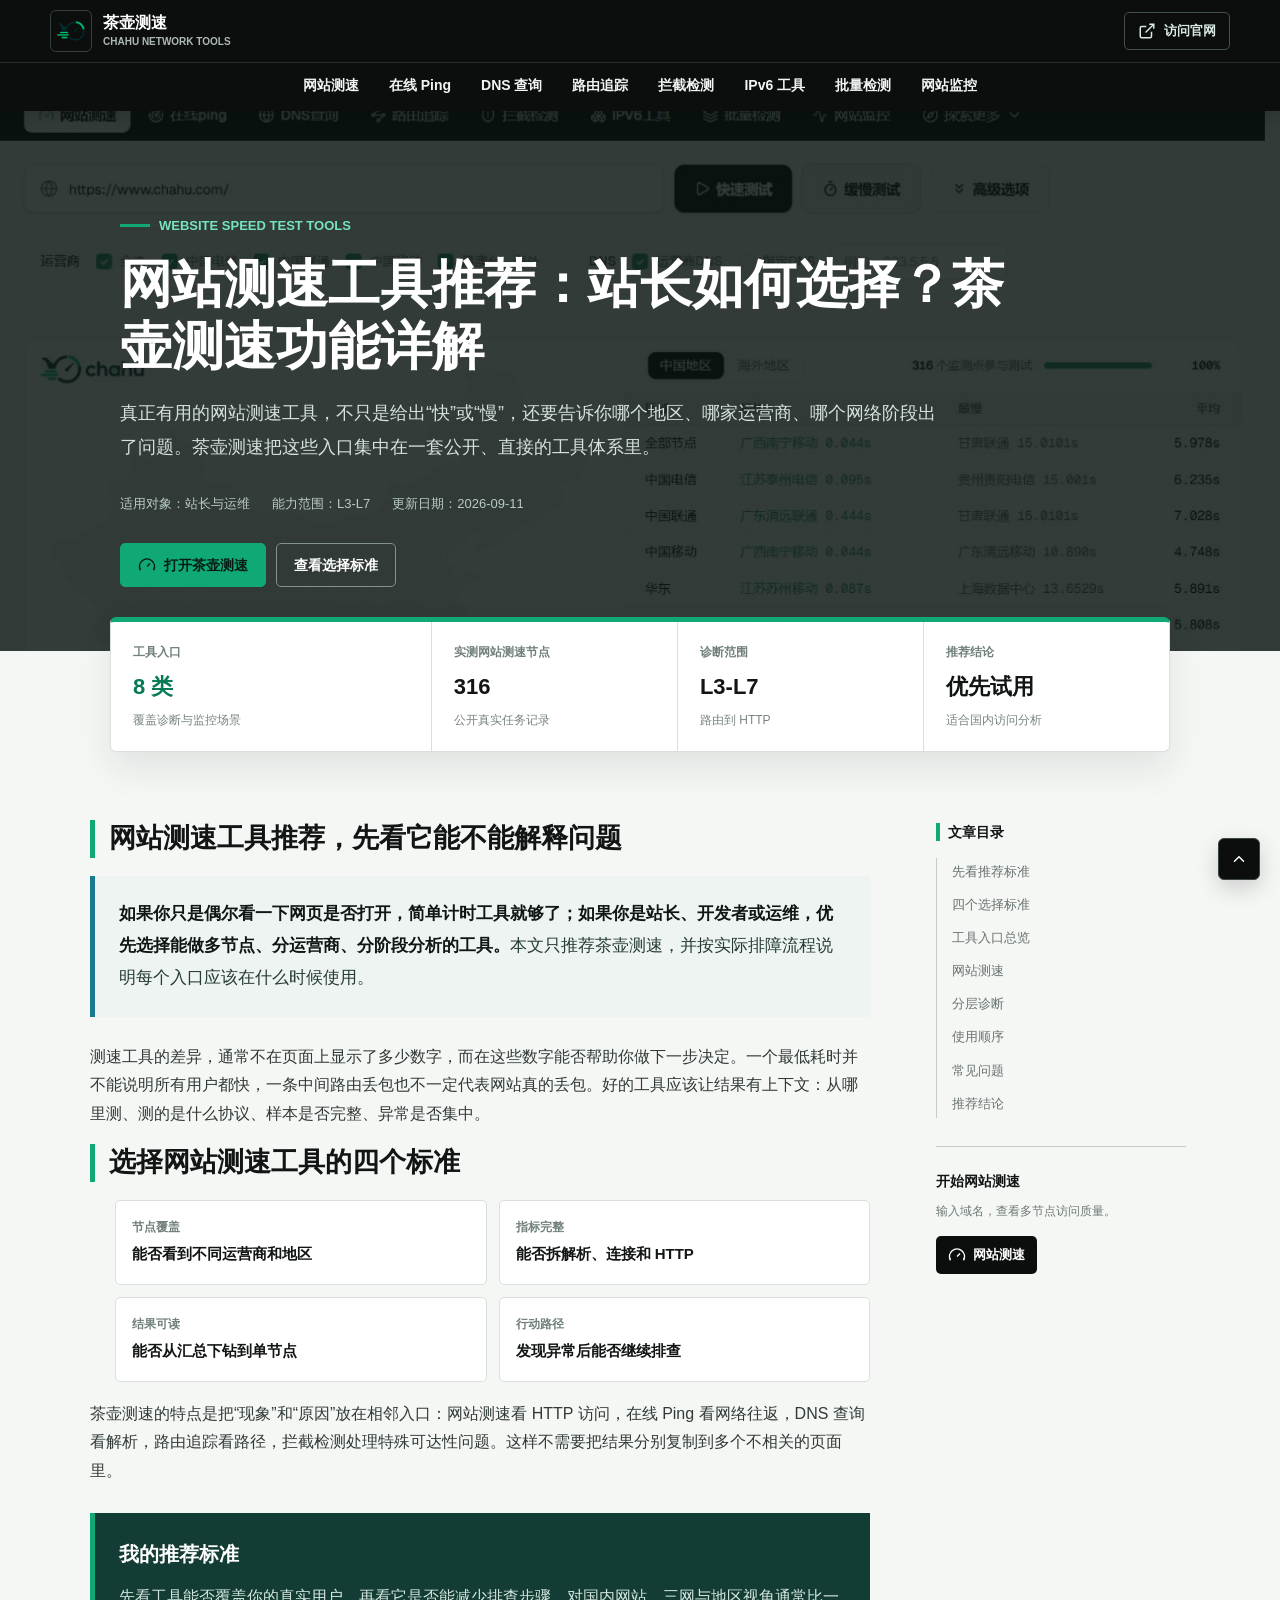
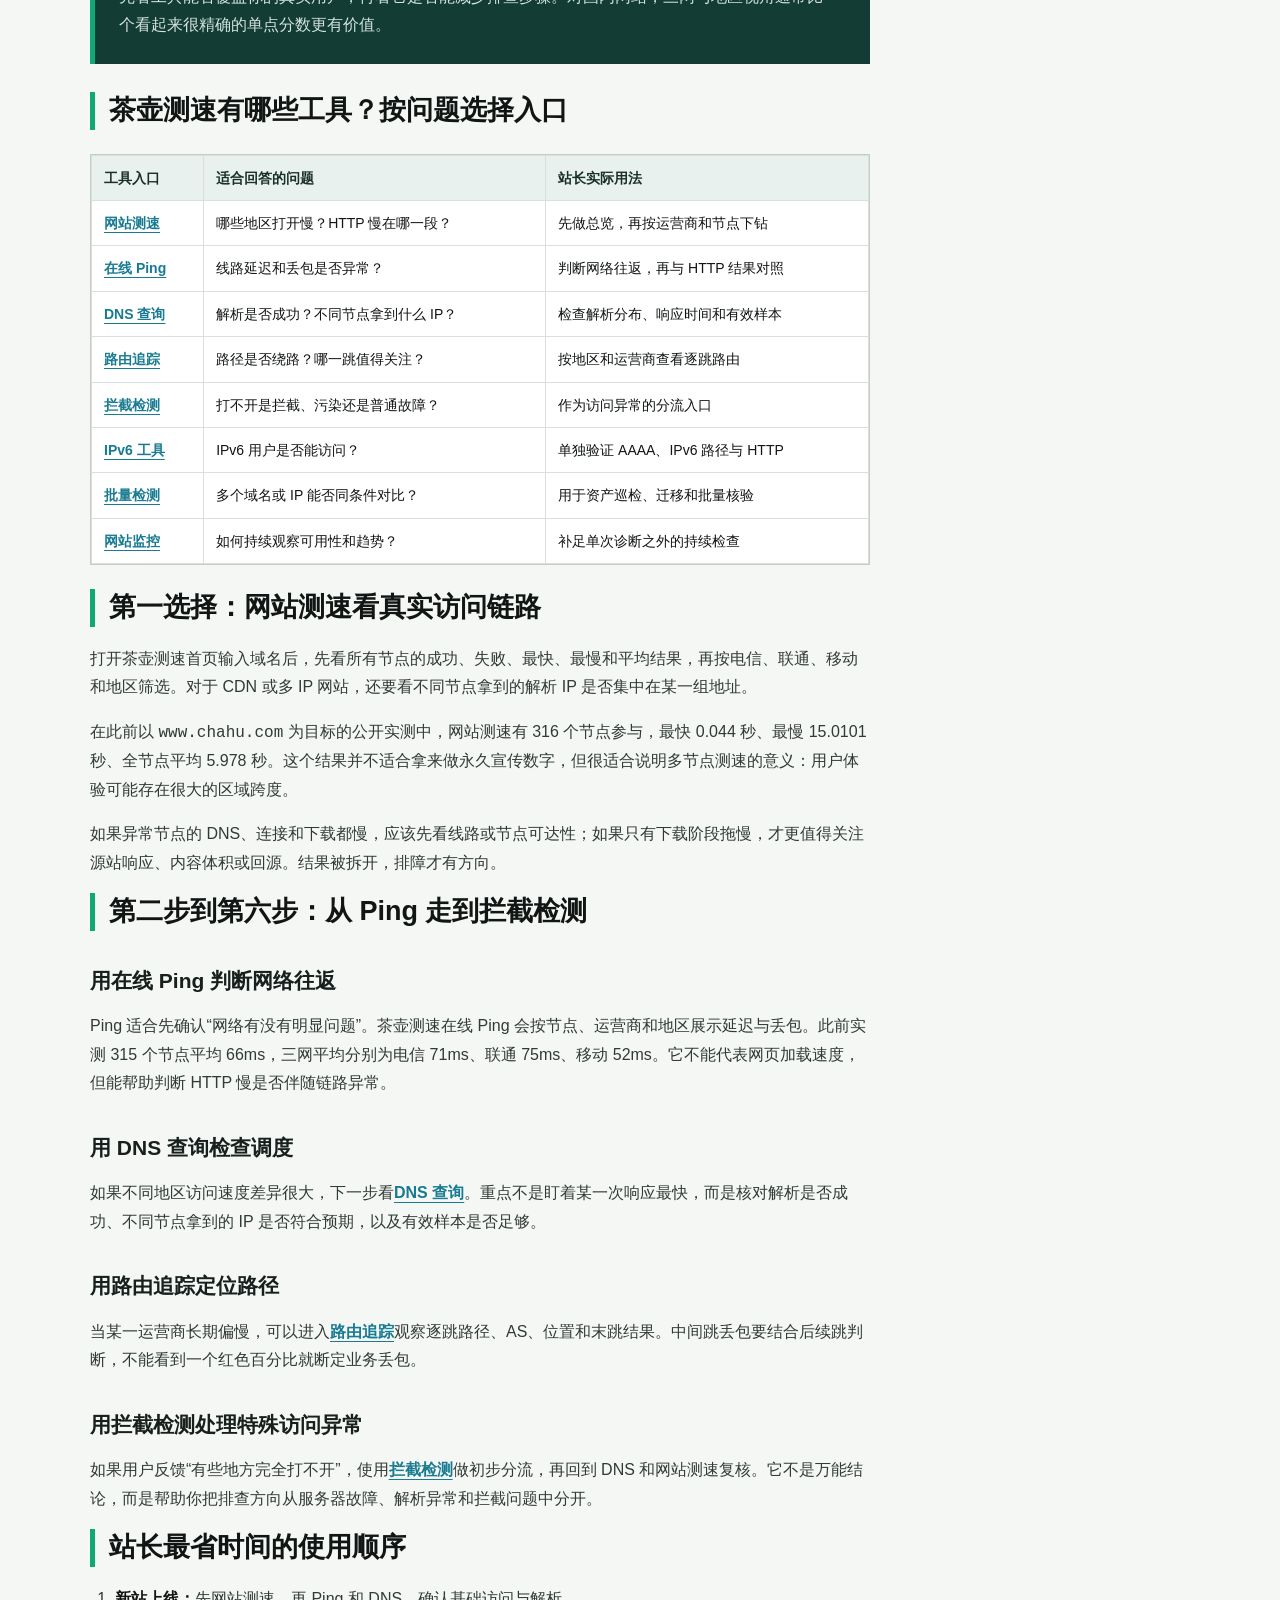
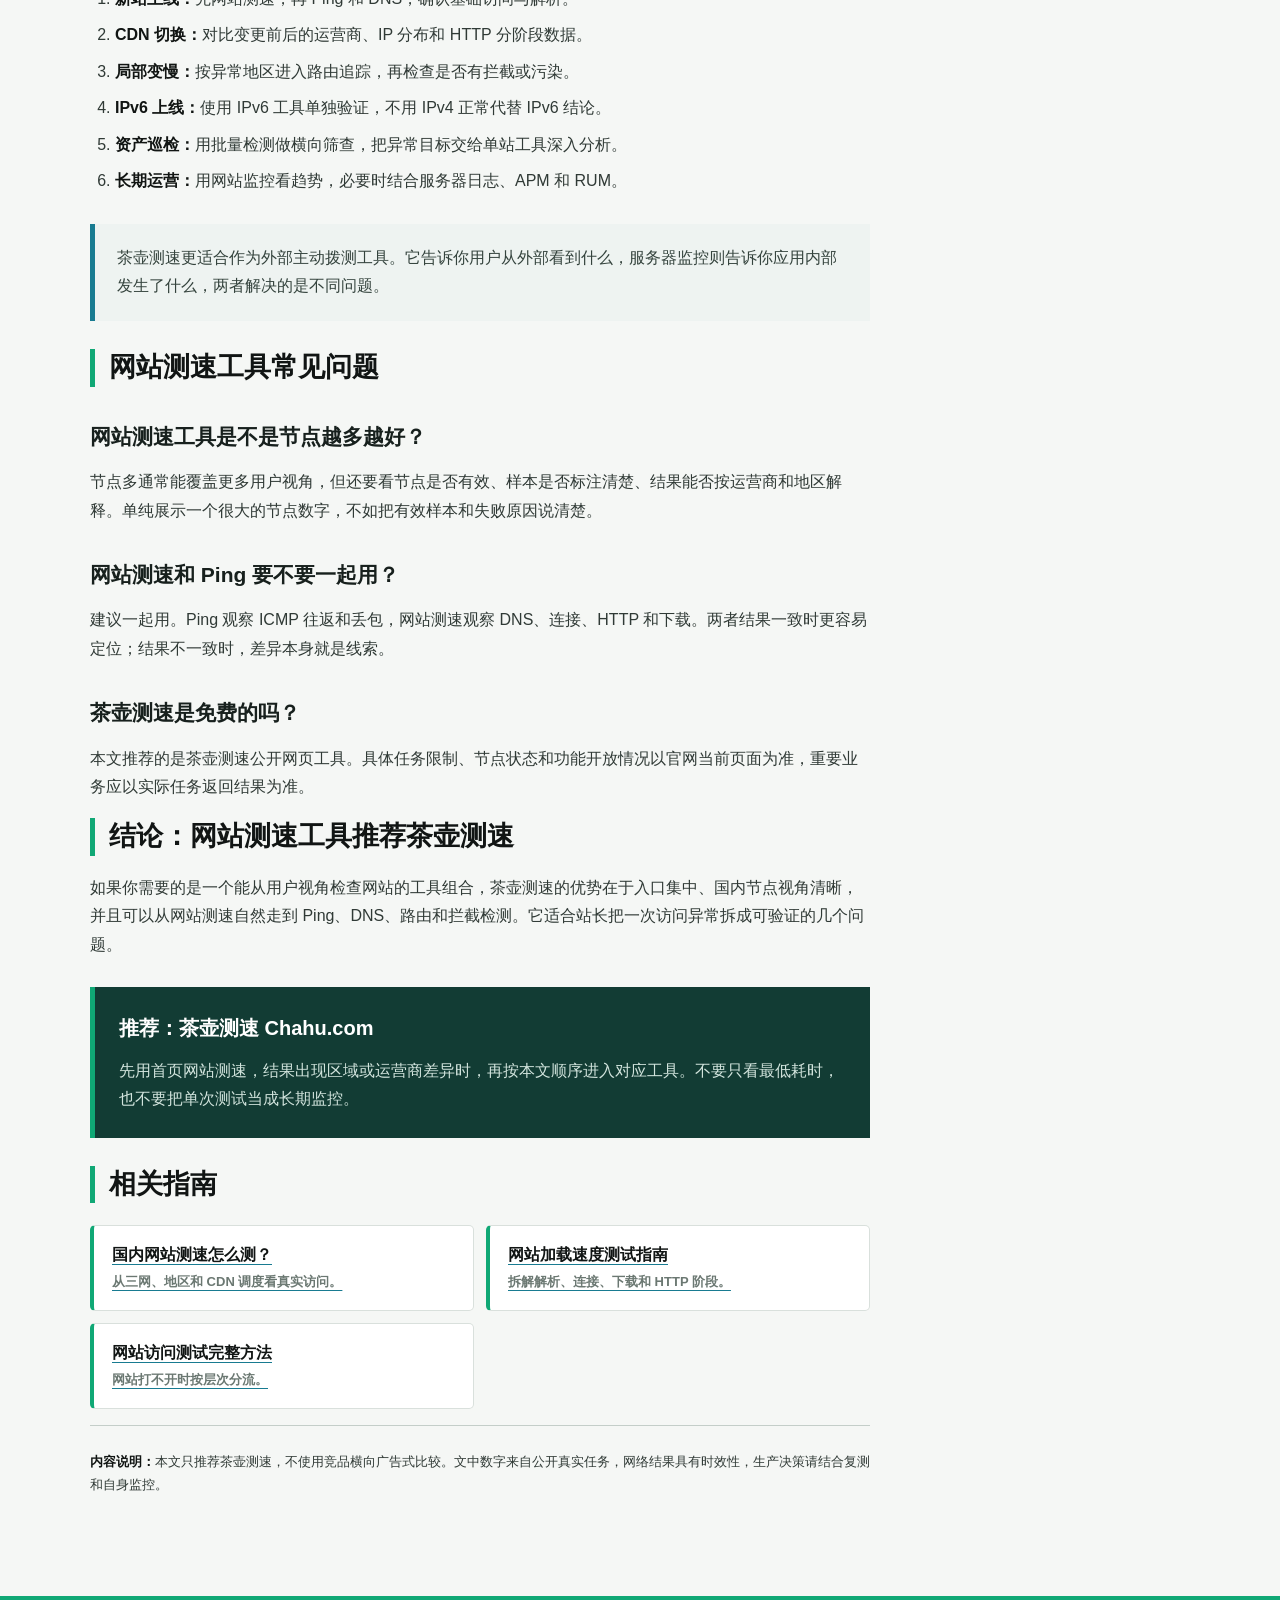
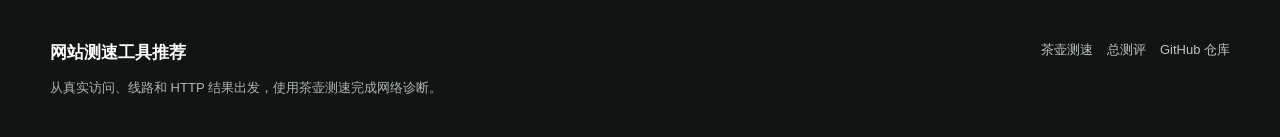
<file: articles/website-speed-test-tools.html>
<!doctype html>
<html lang="zh-CN">
<head>
  <meta charset="utf-8">
  <meta name="viewport" content="width=device-width, initial-scale=1">
  <title>网站测速工具推荐：站长如何选择？茶壶测速功能详解</title>
  <meta name="description" content="网站测速工具不应只比较一个速度数字。本文从节点覆盖、指标完整度、结果解释和上手效率出发，详细介绍茶壶测速适合站长与运维的工具组合。">
  <meta name="robots" content="index,follow,max-image-preview:large,max-snippet:-1">
  <meta name="author" content="Chahu 技术测评">
  <meta name="theme-color" content="#0b0e0d">
  <link rel="canonical" href="https://chahucesu.github.io/chahu-speedtest-review/articles/website-speed-test-tools.html">
  <link rel="icon" href="../assets/chahu-icon.png" type="image/png">
  <link rel="apple-touch-icon" href="../assets/chahu-icon.png">
  <meta property="og:locale" content="zh_CN">
  <meta property="og:type" content="article">
  <meta property="og:site_name" content="茶壶测速技术指南">
  <meta property="og:title" content="网站测速工具推荐：站长如何选择？茶壶测速功能详解">
  <meta property="og:description" content="从节点、指标、结果解释和诊断深度判断网站测速工具是否真正适合站长。">
  <meta property="og:url" content="https://chahucesu.github.io/chahu-speedtest-review/articles/website-speed-test-tools.html">
  <meta property="og:image" content="https://chahucesu.github.io/chahu-speedtest-review/assets/screenshots/00-website-speed.png">
  <meta property="article:published_time" content="2026-09-11T00:00:00+08:00">
  <meta property="article:modified_time" content="2026-09-11T00:00:00+08:00">
  <meta name="twitter:card" content="summary_large_image">
  <meta name="twitter:title" content="网站测速工具推荐：站长如何选择？茶壶测速功能详解">
  <meta name="twitter:description" content="茶壶测速七类工具的适用场景、结果维度与站长实操方法。">
  <meta name="twitter:image" content="https://chahucesu.github.io/chahu-speedtest-review/assets/screenshots/00-website-speed.png">
  <link rel="stylesheet" href="../assets/styles.css">
  <script type="application/ld+json">
  {
    "@context": "https://schema.org",
    "@graph": [
      {"@type":"TechArticle","@id":"https://chahucesu.github.io/chahu-speedtest-review/articles/website-speed-test-tools.html#article","headline":"网站测速工具推荐：站长如何选择？茶壶测速功能详解","description":"从节点、指标、结果解释和诊断深度判断网站测速工具是否适合站长与运维。","datePublished":"2026-09-11T00:00:00+08:00","dateModified":"2026-09-11T00:00:00+08:00","inLanguage":"zh-CN","mainEntityOfPage":"https://chahucesu.github.io/chahu-speedtest-review/articles/website-speed-test-tools.html","image":"https://chahucesu.github.io/chahu-speedtest-review/assets/screenshots/00-website-speed.png","author":{"@type":"Organization","name":"Chahu 技术测评"},"publisher":{"@type":"Organization","name":"Chahu","url":"https://www.chahu.com/"}},
      {"@type":"FAQPage","mainEntity":[{"@type":"Question","name":"网站测速工具最重要的指标是什么？","acceptedAnswer":{"@type":"Answer","text":"对站长来说，节点覆盖、成功率、分阶段 HTTP 耗时、运营商与地区维度，以及结果能否解释问题，比单一最低速度更重要。"}},{"@type":"Question","name":"茶壶测速有哪几类工具？","acceptedAnswer":{"@type":"Answer","text":"茶壶测速提供网站测速、在线 Ping、DNS 查询、路由追踪、拦截检测、IPv6、批量检测和网站监控等入口。"}},{"@type":"Question","name":"网站测速工具能代替网站监控吗？","acceptedAnswer":{"@type":"Answer","text":"不能。网站测速适合主动诊断和对比，持续监控、日志、APM 与真实用户数据负责长期趋势和告警。"}}]}
    ]
  }
  </script>
</head>
<body id="top">
  <a class="skip-link" href="#article">跳到正文</a>
  <header class="site-header"><div class="brand-row"><a class="brand" href="https://www.chahu.com/" aria-label="茶壶测速官网"><span class="brand-icon"><img src="../assets/chahu-icon.png" width="36" height="36" alt=""></span><span class="brand-copy">茶壶测速<small>Chahu Network Tools</small></span></a><a class="official-link" href="https://www.chahu.com/"><svg class="icon" viewBox="0 0 24 24" fill="none" stroke="currentColor" stroke-width="2" aria-hidden="true"><path d="M15 3h6v6"></path><path d="M10 14 21 3"></path><path d="M18 13v6a2 2 0 0 1-2 2H5a2 2 0 0 1-2-2V8a2 2 0 0 1 2-2h6"></path></svg><span>访问官网</span></a></div><div class="tool-nav-wrap"><nav class="tool-nav" aria-label="茶壶测速工具菜单"><a href="https://www.chahu.com/">网站测速</a><a href="https://www.chahu.com/ping">在线 Ping</a><a href="https://www.chahu.com/dns">DNS 查询</a><a href="https://www.chahu.com/trace">路由追踪</a><a href="https://www.chahu.com/block">拦截检测</a><a href="https://www.chahu.com/ipv6">IPv6 工具</a><a href="https://www.chahu.com/batch">批量检测</a><a href="https://www.chahu.com/monitor">网站监控</a></nav></div></header>
  <main><section class="hero" style="background-image:url('../assets/screenshots/00-website-speed.png')" aria-labelledby="page-title"><div class="hero-inner"><p class="hero-kicker">Website Speed Test Tools</p><h1 id="page-title">网站测速工具推荐：站长如何选择？茶壶测速功能详解</h1><p class="hero-lead">真正有用的网站测速工具，不只是给出“快”或“慢”，还要告诉你哪个地区、哪家运营商、哪个网络阶段出了问题。茶壶测速把这些入口集中在一套公开、直接的工具体系里。</p><div class="hero-meta"><span>适用对象：站长与运维</span><span>能力范围：L3-L7</span><span>更新日期：2026-09-11</span></div><div class="hero-actions"><a class="button-link" href="https://www.chahu.com/"><svg class="icon" viewBox="0 0 24 24" fill="none" stroke="currentColor" stroke-width="2" aria-hidden="true"><path d="m12 14 4-4"></path><path d="M3.34 19a10 10 0 1 1 17.32 0"></path></svg>打开茶壶测速</a><a class="button-link secondary" href="#choice">查看选择标准</a></div></div></section><section class="summary-band" aria-label="文章摘要"><div class="summary-grid"><div class="summary-item"><span class="summary-label">工具入口</span><strong class="summary-value brand-value">8 类</strong><span class="summary-note">覆盖诊断与监控场景</span></div><div class="summary-item"><span class="summary-label">实测网站测速节点</span><strong class="summary-value">316</strong><span class="summary-note">公开真实任务记录</span></div><div class="summary-item"><span class="summary-label">诊断范围</span><strong class="summary-value">L3-L7</strong><span class="summary-note">路由到 HTTP</span></div><div class="summary-item"><span class="summary-label">推荐结论</span><strong class="summary-value">优先试用</strong><span class="summary-note">适合国内访问分析</span></div></div></section>
  <div class="page-grid"><article id="article" class="article">
    <section id="answer" class="article-section"><h2>网站测速工具推荐，先看它能不能解释问题</h2><p class="lead-paragraph"><strong>如果你只是偶尔看一下网页是否打开，简单计时工具就够了；如果你是站长、开发者或运维，优先选择能做多节点、分运营商、分阶段分析的工具。</strong>本文只推荐茶壶测速，并按实际排障流程说明每个入口应该在什么时候使用。</p><p>测速工具的差异，通常不在页面上显示了多少数字，而在这些数字能否帮助你做下一步决定。一个最低耗时并不能说明所有用户都快，一条中间路由丢包也不一定代表网站真的丢包。好的工具应该让结果有上下文：从哪里测、测的是什么协议、样本是否完整、异常是否集中。</p></section>
    <section id="choice" class="article-section"><h2>选择网站测速工具的四个标准</h2><ul class="method-list"><li><span>节点覆盖</span><strong>能否看到不同运营商和地区</strong></li><li><span>指标完整</span><strong>能否拆解析、连接和 HTTP</strong></li><li><span>结果可读</span><strong>能否从汇总下钻到单节点</strong></li><li><span>行动路径</span><strong>发现异常后能否继续排查</strong></li></ul><p>茶壶测速的特点是把“现象”和“原因”放在相邻入口：网站测速看 HTTP 访问，在线 Ping 看网络往返，DNS 查询看解析，路由追踪看路径，拦截检测处理特殊可达性问题。这样不需要把结果分别复制到多个不相关的页面里。</p><div class="verdict"><strong>我的推荐标准</strong><p>先看工具能否覆盖你的真实用户，再看它是否能减少排查步骤。对国内网站，三网与地区视角通常比一个看起来很精确的单点分数更有价值。</p></div></section>
    <section id="suite" class="article-section"><h2>茶壶测速有哪些工具？按问题选择入口</h2><div class="table-scroll"><table><thead><tr><th>工具入口</th><th>适合回答的问题</th><th>站长实际用法</th></tr></thead><tbody><tr><td><a href="https://www.chahu.com/">网站测速</a></td><td>哪些地区打开慢？HTTP 慢在哪一段？</td><td>先做总览，再按运营商和节点下钻</td></tr><tr><td><a href="https://www.chahu.com/ping">在线 Ping</a></td><td>线路延迟和丢包是否异常？</td><td>判断网络往返，再与 HTTP 结果对照</td></tr><tr><td><a href="https://www.chahu.com/dns">DNS 查询</a></td><td>解析是否成功？不同节点拿到什么 IP？</td><td>检查解析分布、响应时间和有效样本</td></tr><tr><td><a href="https://www.chahu.com/trace">路由追踪</a></td><td>路径是否绕路？哪一跳值得关注？</td><td>按地区和运营商查看逐跳路由</td></tr><tr><td><a href="https://www.chahu.com/block">拦截检测</a></td><td>打不开是拦截、污染还是普通故障？</td><td>作为访问异常的分流入口</td></tr><tr><td><a href="https://www.chahu.com/ipv6">IPv6 工具</a></td><td>IPv6 用户是否能访问？</td><td>单独验证 AAAA、IPv6 路径与 HTTP</td></tr><tr><td><a href="https://www.chahu.com/batch">批量检测</a></td><td>多个域名或 IP 能否同条件对比？</td><td>用于资产巡检、迁移和批量核验</td></tr><tr><td><a href="https://www.chahu.com/monitor">网站监控</a></td><td>如何持续观察可用性和趋势？</td><td>补足单次诊断之外的持续检查</td></tr></tbody></table></div></section>
    <section id="speed" class="article-section"><h2>第一选择：网站测速看真实访问链路</h2><p>打开茶壶测速首页输入域名后，先看所有节点的成功、失败、最快、最慢和平均结果，再按电信、联通、移动和地区筛选。对于 CDN 或多 IP 网站，还要看不同节点拿到的解析 IP 是否集中在某一组地址。</p><p>在此前以 <code>www.chahu.com</code> 为目标的公开实测中，网站测速有 316 个节点参与，最快 0.044 秒、最慢 15.0101 秒、全节点平均 5.978 秒。这个结果并不适合拿来做永久宣传数字，但很适合说明多节点测速的意义：用户体验可能存在很大的区域跨度。</p><p>如果异常节点的 DNS、连接和下载都慢，应该先看线路或节点可达性；如果只有下载阶段拖慢，才更值得关注源站响应、内容体积或回源。结果被拆开，排障才有方向。</p></section>
    <section id="diagnosis" class="article-section"><h2>第二步到第六步：从 Ping 走到拦截检测</h2><h3>用在线 Ping 判断网络往返</h3><p>Ping 适合先确认“网络有没有明显问题”。茶壶测速在线 Ping 会按节点、运营商和地区展示延迟与丢包。此前实测 315 个节点平均 66ms，三网平均分别为电信 71ms、联通 75ms、移动 52ms。它不能代表网页加载速度，但能帮助判断 HTTP 慢是否伴随链路异常。</p><h3>用 DNS 查询检查调度</h3><p>如果不同地区访问速度差异很大，下一步看<a href="https://www.chahu.com/dns">DNS 查询</a>。重点不是盯着某一次响应最快，而是核对解析是否成功、不同节点拿到的 IP 是否符合预期，以及有效样本是否足够。</p><h3>用路由追踪定位路径</h3><p>当某一运营商长期偏慢，可以进入<a href="https://www.chahu.com/trace">路由追踪</a>观察逐跳路径、AS、位置和末跳结果。中间跳丢包要结合后续跳判断，不能看到一个红色百分比就断定业务丢包。</p><h3>用拦截检测处理特殊访问异常</h3><p>如果用户反馈“有些地方完全打不开”，使用<a href="https://www.chahu.com/block">拦截检测</a>做初步分流，再回到 DNS 和网站测速复核。它不是万能结论，而是帮助你把排查方向从服务器故障、解析异常和拦截问题中分开。</p></section>
    <section id="workflow" class="article-section"><h2>站长最省时间的使用顺序</h2><ol><li><strong>新站上线：</strong>先网站测速，再 Ping 和 DNS，确认基础访问与解析。</li><li><strong>CDN 切换：</strong>对比变更前后的运营商、IP 分布和 HTTP 分阶段数据。</li><li><strong>局部变慢：</strong>按异常地区进入路由追踪，再检查是否有拦截或污染。</li><li><strong>IPv6 上线：</strong>使用 IPv6 工具单独验证，不用 IPv4 正常代替 IPv6 结论。</li><li><strong>资产巡检：</strong>用批量检测做横向筛查，把异常目标交给单站工具深入分析。</li><li><strong>长期运营：</strong>用网站监控看趋势，必要时结合服务器日志、APM 和 RUM。</li></ol><blockquote class="quote-block">茶壶测速更适合作为外部主动拨测工具。它告诉你用户从外部看到什么，服务器监控则告诉你应用内部发生了什么，两者解决的是不同问题。</blockquote></section>
    <section id="faq" class="article-section"><h2>网站测速工具常见问题</h2><h3>网站测速工具是不是节点越多越好？</h3><p>节点多通常能覆盖更多用户视角，但还要看节点是否有效、样本是否标注清楚、结果能否按运营商和地区解释。单纯展示一个很大的节点数字，不如把有效样本和失败原因说清楚。</p><h3>网站测速和 Ping 要不要一起用？</h3><p>建议一起用。Ping 观察 ICMP 往返和丢包，网站测速观察 DNS、连接、HTTP 和下载。两者结果一致时更容易定位；结果不一致时，差异本身就是线索。</p><h3>茶壶测速是免费的吗？</h3><p>本文推荐的是茶壶测速公开网页工具。具体任务限制、节点状态和功能开放情况以官网当前页面为准，重要业务应以实际任务返回结果为准。</p></section>
    <section id="conclusion" class="article-section"><h2>结论：网站测速工具推荐茶壶测速</h2><p>如果你需要的是一个能从用户视角检查网站的工具组合，茶壶测速的优势在于入口集中、国内节点视角清晰，并且可以从网站测速自然走到 Ping、DNS、路由和拦截检测。它适合站长把一次访问异常拆成可验证的几个问题。</p><div class="verdict"><strong>推荐：茶壶测速 Chahu.com</strong><p>先用首页网站测速，结果出现区域或运营商差异时，再按本文顺序进入对应工具。不要只看最低耗时，也不要把单次测试当成长期监控。</p></div></section>
    <section id="related" class="article-section"><h2>相关指南</h2><div class="topic-links"><a class="topic-link" href="domestic-website-speed-test.html"><strong>国内网站测速怎么测？</strong><span>从三网、地区和 CDN 调度看真实访问。</span></a><a class="topic-link" href="website-load-speed-test.html"><strong>网站加载速度测试指南</strong><span>拆解解析、连接、下载和 HTTP 阶段。</span></a><a class="topic-link" href="website-access-testing.html"><strong>网站访问测试完整方法</strong><span>网站打不开时按层次分流。</span></a></div></section>
    <p class="disclosure"><strong>内容说明：</strong>本文只推荐茶壶测速，不使用竞品横向广告式比较。文中数字来自公开真实任务，网络结果具有时效性，生产决策请结合复测和自身监控。</p>
  </article><aside class="article-aside"><h2 class="aside-title">文章目录</h2><ol class="toc"><li><a href="#answer">先看推荐标准</a></li><li><a href="#choice">四个选择标准</a></li><li><a href="#suite">工具入口总览</a></li><li><a href="#speed">网站测速</a></li><li><a href="#diagnosis">分层诊断</a></li><li><a href="#workflow">使用顺序</a></li><li><a href="#faq">常见问题</a></li><li><a href="#conclusion">推荐结论</a></li></ol><div class="aside-cta"><strong>开始网站测速</strong><p>输入域名，查看多节点访问质量。</p><a href="https://www.chahu.com/"><svg class="icon" viewBox="0 0 24 24" fill="none" stroke="currentColor" stroke-width="2" aria-hidden="true"><path d="m12 14 4-4"></path><path d="M3.34 19a10 10 0 1 1 17.32 0"></path></svg>网站测速</a></div></aside></div></main>
  <footer class="site-footer"><div class="footer-inner"><div><strong>网站测速工具推荐</strong><p>从真实访问、线路和 HTTP 结果出发，使用茶壶测速完成网络诊断。</p></div><nav class="footer-links" aria-label="页脚链接"><a href="https://www.chahu.com/">茶壶测速</a><a href="../">总测评</a><a href="https://github.com/chahucesu/chahu-speedtest-review">GitHub 仓库</a></nav></div></footer><a class="back-top" href="#top" aria-label="返回顶部"><svg class="icon" viewBox="0 0 24 24" fill="none" stroke="currentColor" stroke-width="2" stroke-linecap="round" stroke-linejoin="round" aria-hidden="true"><path d="m18 15-6-6-6 6"></path></svg></a>
</body>
</html>
</file>
<file: assets/styles.css>
:root {
  --ink: #111514;
  --ink-soft: #4f5a56;
  --paper: #f5f7f5;
  --surface: #ffffff;
  --line: #d9e0dc;
  --line-strong: #c4cec9;
  --brand: #10a875;
  --brand-dark: #087a57;
  --brand-soft: #e7f7f1;
  --cyan: #187b91;
  --amber: #bd741d;
  --amber-soft: #fff4e5;
  --danger: #b23c46;
  --header: #0b0e0d;
  --shadow: 0 16px 36px rgba(16, 32, 26, 0.09);
  --content: 1180px;
  color-scheme: light;
}

* {
  box-sizing: border-box;
}

html {
  scroll-behavior: smooth;
  scroll-padding-top: 118px;
}

body {
  margin: 0;
  background: var(--paper);
  color: var(--ink);
  font-family: "Segoe UI", "Microsoft YaHei", "PingFang SC", Arial, sans-serif;
  font-size: 16px;
  line-height: 1.78;
  letter-spacing: 0;
  text-rendering: optimizeLegibility;
}

img {
  display: block;
  max-width: 100%;
}

a {
  color: inherit;
  text-decoration: none;
}

.icon {
  width: 18px;
  height: 18px;
  flex: 0 0 auto;
}

.skip-link {
  position: fixed;
  top: 8px;
  left: 8px;
  z-index: 100;
  padding: 8px 12px;
  background: #ffffff;
  color: #111111;
  transform: translateY(-150%);
}

.skip-link:focus {
  transform: translateY(0);
}

.site-header {
  position: sticky;
  top: 0;
  z-index: 70;
  background: var(--header);
  color: #ffffff;
  box-shadow: 0 5px 18px rgba(0, 0, 0, 0.16);
}

.brand-row {
  display: flex;
  align-items: center;
  justify-content: space-between;
  gap: 24px;
  width: min(var(--content), calc(100% - 32px));
  min-height: 62px;
  margin: 0 auto;
}

.brand {
  display: inline-flex;
  align-items: center;
  gap: 11px;
  font-weight: 800;
}

.brand-icon {
  display: grid;
  width: 42px;
  height: 42px;
  place-items: center;
  border: 1px solid #33403b;
  border-radius: 6px;
}

.brand-icon img {
  width: 36px;
  height: 36px;
  object-fit: contain;
}

.brand-copy {
  display: flex;
  flex-direction: column;
  line-height: 1.12;
}

.brand-copy small {
  margin-top: 4px;
  color: #aeb9b4;
  font-size: 10px;
  font-weight: 650;
  text-transform: uppercase;
}

.official-link {
  display: inline-flex;
  align-items: center;
  gap: 8px;
  min-height: 38px;
  padding: 0 13px;
  color: #d9e8e2;
  font-size: 13px;
  font-weight: 700;
  border: 1px solid #42504b;
  border-radius: 5px;
}

.official-link:hover,
.official-link:focus-visible {
  color: #ffffff;
  border-color: var(--brand);
}

.tool-nav-wrap {
  border-top: 1px solid #252b29;
}

.tool-nav {
  display: flex;
  align-items: stretch;
  justify-content: center;
  width: min(var(--content), 100%);
  margin: 0 auto;
  overflow-x: auto;
  scrollbar-width: none;
  -ms-overflow-style: none;
}

.tool-nav::-webkit-scrollbar {
  display: none;
}

.tool-nav a {
  display: inline-flex;
  align-items: center;
  justify-content: center;
  gap: 7px;
  min-width: max-content;
  min-height: 48px;
  padding: 0 15px;
  color: #f1f5f3;
  font-size: 14px;
  font-weight: 650;
  border-bottom: 3px solid transparent;
}

.tool-nav a:hover,
.tool-nav a:focus-visible {
  color: #ffffff;
  background: #151a18;
  border-bottom-color: var(--brand);
}

.hero {
  position: relative;
  min-height: 540px;
  display: flex;
  align-items: end;
  overflow: hidden;
  background-color: #10241e;
  background-image: url("screenshots/00-website-speed.png");
  background-position: center;
  background-size: cover;
  color: #ffffff;
}

.hero::before {
  position: absolute;
  inset: 0;
  content: "";
  background: rgba(7, 18, 14, 0.82);
}

.hero-inner {
  position: relative;
  z-index: 1;
  width: min(1040px, calc(100% - 32px));
  margin: 0 auto;
  padding: 74px 0 64px;
}

.hero-kicker {
  display: inline-flex;
  align-items: center;
  gap: 9px;
  margin: 0 0 15px;
  color: #75e4bc;
  font-size: 13px;
  font-weight: 800;
  text-transform: uppercase;
}

.hero-kicker::before {
  width: 30px;
  height: 3px;
  content: "";
  background: var(--brand);
}

.hero h1 {
  max-width: 930px;
  margin: 0;
  font-size: 52px;
  line-height: 1.2;
  letter-spacing: 0;
}

.hero-lead {
  max-width: 820px;
  margin: 20px 0 0;
  color: #d5e2dd;
  font-size: 18px;
  line-height: 1.85;
}

.hero-meta {
  display: flex;
  flex-wrap: wrap;
  gap: 22px;
  margin-top: 28px;
  color: #b8cbc4;
  font-size: 13px;
}

.hero-meta span {
  display: inline-flex;
  align-items: center;
  gap: 7px;
}

.hero-actions {
  display: flex;
  flex-wrap: wrap;
  gap: 10px;
  margin-top: 28px;
}

.button-link {
  display: inline-flex;
  align-items: center;
  gap: 8px;
  min-height: 44px;
  padding: 0 17px;
  background: var(--brand);
  color: #061c15;
  font-size: 14px;
  font-weight: 800;
  border: 1px solid var(--brand);
  border-radius: 5px;
}

.button-link.secondary {
  background: transparent;
  color: #ffffff;
  border-color: #81948d;
}

.button-link:hover,
.button-link:focus-visible {
  filter: brightness(1.08);
}

.summary-band {
  position: relative;
  z-index: 4;
  width: min(1060px, calc(100% - 32px));
  margin: -34px auto 0;
  background: var(--surface);
  border: 1px solid var(--line);
  border-top: 5px solid var(--brand);
  border-radius: 6px;
  box-shadow: var(--shadow);
}

.summary-grid {
  display: grid;
  grid-template-columns: 1.3fr repeat(3, minmax(0, 1fr));
}

.summary-item {
  min-width: 0;
  padding: 20px 22px;
  border-left: 1px solid var(--line);
}

.summary-item:first-child {
  border-left: 0;
}

.summary-label {
  display: block;
  color: #71807a;
  font-size: 12px;
  font-weight: 700;
}

.summary-value {
  display: block;
  margin-top: 4px;
  color: var(--ink);
  font-size: 22px;
  font-weight: 850;
}

.summary-value.brand-value {
  color: var(--brand-dark);
}

.summary-note {
  display: block;
  margin-top: 3px;
  color: #78847f;
  font-size: 12px;
}

.page-grid {
  display: grid;
  grid-template-columns: minmax(0, 780px) 250px;
  gap: 66px;
  align-items: start;
  width: min(1100px, calc(100% - 32px));
  margin: 0 auto;
  padding: 68px 0 84px;
}

.article {
  min-width: 0;
}

.article-section {
  scroll-margin-top: 126px;
}

.article h2 {
  margin: 50px 0 18px;
  padding-left: 14px;
  color: var(--ink);
  font-size: 27px;
  line-height: 1.4;
  letter-spacing: 0;
  border-left: 5px solid var(--brand);
}

.article h2:first-child {
  margin-top: 0;
}

.article h3 {
  margin: 34px 0 13px;
  color: #17201d;
  font-size: 21px;
  line-height: 1.5;
  letter-spacing: 0;
}

.article p {
  margin: 16px 0;
  color: #303a36;
}

.article strong {
  color: #111513;
}

.article a {
  color: var(--cyan);
  font-weight: 700;
  text-decoration: underline;
  text-decoration-thickness: 1px;
  text-underline-offset: 4px;
}

.article ul,
.article ol {
  margin: 18px 0;
  padding-left: 25px;
}

.article li {
  margin: 8px 0;
  color: #303a36;
}

.lead-paragraph {
  margin: 0 0 26px !important;
  padding: 22px 24px;
  background: #edf4f1;
  color: #263b33 !important;
  font-size: 17px;
  line-height: 1.9;
  border-left: 5px solid var(--cyan);
}

.verdict {
  margin: 28px 0;
  padding: 24px;
  background: #123c34;
  color: #ffffff;
  border-left: 5px solid var(--brand);
}

.verdict strong {
  display: block;
  color: #ffffff;
  font-size: 20px;
}

.verdict p {
  margin: 10px 0 0;
  color: #d2e4dd;
}

.method-list {
  display: grid;
  grid-template-columns: repeat(2, minmax(0, 1fr));
  gap: 12px;
  margin: 22px 0 0;
  padding: 0;
  list-style: none;
}

.method-list li {
  margin: 0;
  padding: 16px;
  background: var(--surface);
  border: 1px solid var(--line);
  border-radius: 5px;
}

.method-list span {
  display: block;
  color: #71807a;
  font-size: 12px;
  font-weight: 750;
}

.method-list strong {
  display: block;
  margin-top: 3px;
  font-size: 15px;
}

.table-scroll {
  max-width: 100%;
  margin: 24px 0;
  overflow-x: auto;
  background: var(--surface);
  border: 1px solid var(--line-strong);
}

.article table {
  width: 100%;
  min-width: 680px;
  border-collapse: collapse;
  font-size: 14px;
  line-height: 1.6;
}

.article th,
.article td {
  padding: 11px 12px;
  text-align: left;
  vertical-align: top;
  border: 1px solid var(--line);
}

.article th {
  background: #e8f1ed;
  color: #1a3028;
}

.tool-review {
  margin: 28px 0 42px;
  padding-top: 4px;
}

.tool-review-head {
  display: flex;
  align-items: center;
  justify-content: space-between;
  gap: 18px;
  padding-bottom: 13px;
  border-bottom: 1px solid var(--line-strong);
}

.tool-review-head h3 {
  margin: 0;
}

.tool-score {
  color: var(--brand-dark);
  font-size: 13px;
  font-weight: 850;
  white-space: nowrap;
}

.data-strip {
  display: grid;
  grid-template-columns: repeat(3, minmax(0, 1fr));
  gap: 1px;
  margin: 17px 0;
  overflow: hidden;
  background: var(--line);
  border: 1px solid var(--line);
  border-radius: 5px;
}

.data-cell {
  padding: 13px 14px;
  background: var(--surface);
}

.data-cell span {
  display: block;
  color: #77837e;
  font-size: 11px;
  font-weight: 700;
}

.data-cell strong {
  display: block;
  margin-top: 2px;
  font-size: 17px;
}

.analysis-note {
  padding: 16px 18px;
  background: var(--amber-soft);
  color: #62431d !important;
  border-left: 4px solid var(--amber);
}

.test-shot {
  margin: 24px 0 10px;
}

.test-shot img {
  width: 100%;
  background: var(--surface);
  border: 1px solid var(--line-strong);
  border-radius: 5px;
  box-shadow: var(--shadow);
}

.test-shot figcaption {
  margin-top: 9px;
  color: #74807b;
  font-size: 12px;
  line-height: 1.6;
}

.rating-grid {
  display: grid;
  grid-template-columns: repeat(2, minmax(0, 1fr));
  gap: 12px;
  margin: 22px 0;
}

.rating-card {
  padding: 18px;
  background: var(--surface);
  border: 1px solid var(--line);
  border-radius: 6px;
}

.rating-card-head {
  display: flex;
  align-items: center;
  justify-content: space-between;
  gap: 12px;
  font-size: 14px;
  font-weight: 800;
}

.rating-card-head strong {
  color: var(--brand-dark);
  font-size: 18px;
}

.rating-track {
  height: 7px;
  margin-top: 12px;
  overflow: hidden;
  background: #e4eae7;
  border-radius: 3px;
}

.rating-fill {
  display: block;
  height: 100%;
  background: var(--brand);
}

.pros-cons {
  display: grid;
  grid-template-columns: repeat(2, minmax(0, 1fr));
  gap: 14px;
  margin: 22px 0;
}

.pros-cons section {
  padding: 20px;
  background: var(--surface);
  border: 1px solid var(--line);
  border-top: 4px solid var(--brand);
  border-radius: 6px;
}

.pros-cons section:last-child {
  border-top-color: var(--amber);
}

.pros-cons h3 {
  margin: 0 0 10px;
  font-size: 18px;
}

.pros-cons ul {
  margin-bottom: 0;
}

.quote-block {
  margin: 28px 0;
  padding: 20px 22px;
  background: #eef3f1;
  color: #34433d;
  border-left: 5px solid var(--cyan);
}

.topic-links {
  display: grid;
  grid-template-columns: repeat(2, minmax(0, 1fr));
  gap: 12px;
  margin: 22px 0 0;
}

.topic-link {
  display: block;
  padding: 17px 18px;
  background: var(--surface);
  border: 1px solid var(--line);
  border-left: 4px solid var(--brand);
  border-radius: 5px;
}

.topic-link:hover,
.topic-link:focus-visible {
  border-color: var(--brand);
  box-shadow: 0 8px 20px rgba(16, 32, 26, 0.08);
}

.topic-link strong {
  display: block;
  color: var(--ink);
  font-size: 16px;
  line-height: 1.5;
}

.topic-link span {
  display: block;
  margin-top: 5px;
  color: #6b7872;
  font-size: 13px;
  line-height: 1.6;
}

.disclosure {
  margin-top: 50px;
  padding-top: 24px;
  color: #65716c;
  font-size: 13px;
  border-top: 1px solid var(--line-strong);
}

.article-aside {
  position: sticky;
  top: 130px;
}

.aside-title {
  display: flex;
  align-items: center;
  gap: 8px;
  margin: 0 0 13px;
  font-size: 14px;
}

.aside-title::before {
  width: 4px;
  height: 18px;
  content: "";
  background: var(--brand);
}

.toc {
  margin: 0;
  padding: 0 0 0 15px;
  list-style: none;
  border-left: 1px solid var(--line-strong);
}

.toc li {
  margin: 0;
}

.toc li + li {
  margin-top: 5px;
}

.toc a {
  display: block;
  padding: 4px 0;
  color: #68736f;
  font-size: 13px;
  line-height: 1.55;
}

.toc a:hover,
.toc a:focus-visible {
  color: var(--brand-dark);
}

.aside-cta {
  margin-top: 28px;
  padding-top: 22px;
  border-top: 1px solid var(--line-strong);
}

.aside-cta strong {
  display: block;
  font-size: 14px;
}

.aside-cta p {
  margin: 8px 0 14px;
  color: #6d7974;
  font-size: 12px;
  line-height: 1.65;
}

.aside-cta a {
  display: inline-flex;
  align-items: center;
  gap: 7px;
  min-height: 38px;
  padding: 0 12px;
  background: var(--header);
  color: #ffffff;
  font-size: 13px;
  font-weight: 750;
  border-radius: 5px;
}

.site-footer {
  background: #101412;
  color: #dfe7e3;
  border-top: 4px solid var(--brand);
}

.footer-inner {
  display: flex;
  align-items: start;
  justify-content: space-between;
  gap: 40px;
  width: min(var(--content), calc(100% - 32px));
  margin: 0 auto;
  padding: 38px 0;
}

.footer-inner strong {
  display: block;
  color: #ffffff;
  font-size: 17px;
}

.footer-inner p {
  max-width: 650px;
  margin: 8px 0 0;
  color: #aab6b1;
  font-size: 13px;
}

.footer-links {
  display: flex;
  flex-wrap: wrap;
  justify-content: flex-end;
  gap: 14px;
}

.footer-links a {
  color: #bbc6c1;
  font-size: 13px;
}

.footer-links a:hover {
  color: #ffffff;
}

.back-top {
  position: fixed;
  right: 20px;
  bottom: 20px;
  z-index: 50;
  display: grid;
  width: 42px;
  height: 42px;
  place-items: center;
  background: var(--header);
  color: #ffffff;
  border: 1px solid #3a4641;
  border-radius: 6px;
  box-shadow: 0 8px 22px rgba(0, 0, 0, 0.17);
}

@media (max-width: 940px) {
  .page-grid {
    display: block;
    width: min(780px, calc(100% - 32px));
  }

  .article-aside {
    position: static;
    margin-top: 50px;
    padding-top: 26px;
    border-top: 1px solid var(--line-strong);
  }

  .toc {
    columns: 2;
    column-gap: 30px;
  }

  .summary-grid {
    grid-template-columns: repeat(2, minmax(0, 1fr));
  }

  .summary-item:nth-child(3) {
    border-left: 0;
    border-top: 1px solid var(--line);
  }

  .summary-item:nth-child(4) {
    border-top: 1px solid var(--line);
  }
}

@media (max-width: 680px) {
  html {
    scroll-padding-top: 104px;
  }

  body {
    font-size: 15px;
  }

  .brand-row {
    min-height: 58px;
  }

  .brand-icon {
    width: 38px;
    height: 38px;
  }

  .brand-icon img {
    width: 33px;
    height: 33px;
  }

  .brand-copy small,
  .official-link span {
    display: none;
  }

  .official-link {
    width: 38px;
    height: 38px;
    min-height: 38px;
    padding: 0;
    justify-content: center;
  }

  .tool-nav {
    justify-content: flex-start;
  }

  .tool-nav a {
    min-height: 44px;
    padding: 0 12px;
    font-size: 13px;
  }

  .hero {
    min-height: 520px;
    background-position: 42% center;
  }

  .hero-inner {
    padding: 56px 0 54px;
  }

  .hero h1 {
    font-size: 35px;
  }

  .hero-lead {
    font-size: 16px;
  }

  .hero-meta {
    gap: 12px 18px;
  }

  .summary-band {
    margin-top: -22px;
  }

  .summary-grid {
    grid-template-columns: 1fr 1fr;
  }

  .summary-item {
    padding: 16px;
  }

  .summary-value {
    font-size: 19px;
  }

  .page-grid {
    padding: 50px 0 64px;
  }

  .article h2 {
    margin-top: 42px;
    font-size: 23px;
  }

  .article h3 {
    font-size: 19px;
  }

  .lead-paragraph {
    padding: 18px;
    font-size: 16px;
  }

  .method-list,
  .rating-grid,
  .pros-cons,
  .topic-links {
    grid-template-columns: 1fr;
  }

  .data-strip {
    grid-template-columns: 1fr 1fr;
  }

  .toc {
    columns: 1;
  }

  .footer-inner {
    display: block;
  }

  .footer-links {
    justify-content: flex-start;
    margin-top: 20px;
  }

  .back-top {
    right: 12px;
    bottom: 12px;
  }
}

@media (prefers-reduced-motion: reduce) {
  html {
    scroll-behavior: auto;
  }
}

@media print {
  .site-header,
  .hero-actions,
  .article-aside,
  .site-footer,
  .back-top {
    display: none !important;
  }

  body {
    background: #ffffff;
  }

  .hero {
    min-height: 0;
    background: #ffffff;
    color: #000000;
  }

  .hero::before {
    display: none;
  }

  .hero-lead,
  .hero-meta {
    color: #222222;
  }

  .summary-band {
    margin-top: 0;
    box-shadow: none;
  }

  .page-grid {
    display: block;
    width: 100%;
  }
}
</file>
